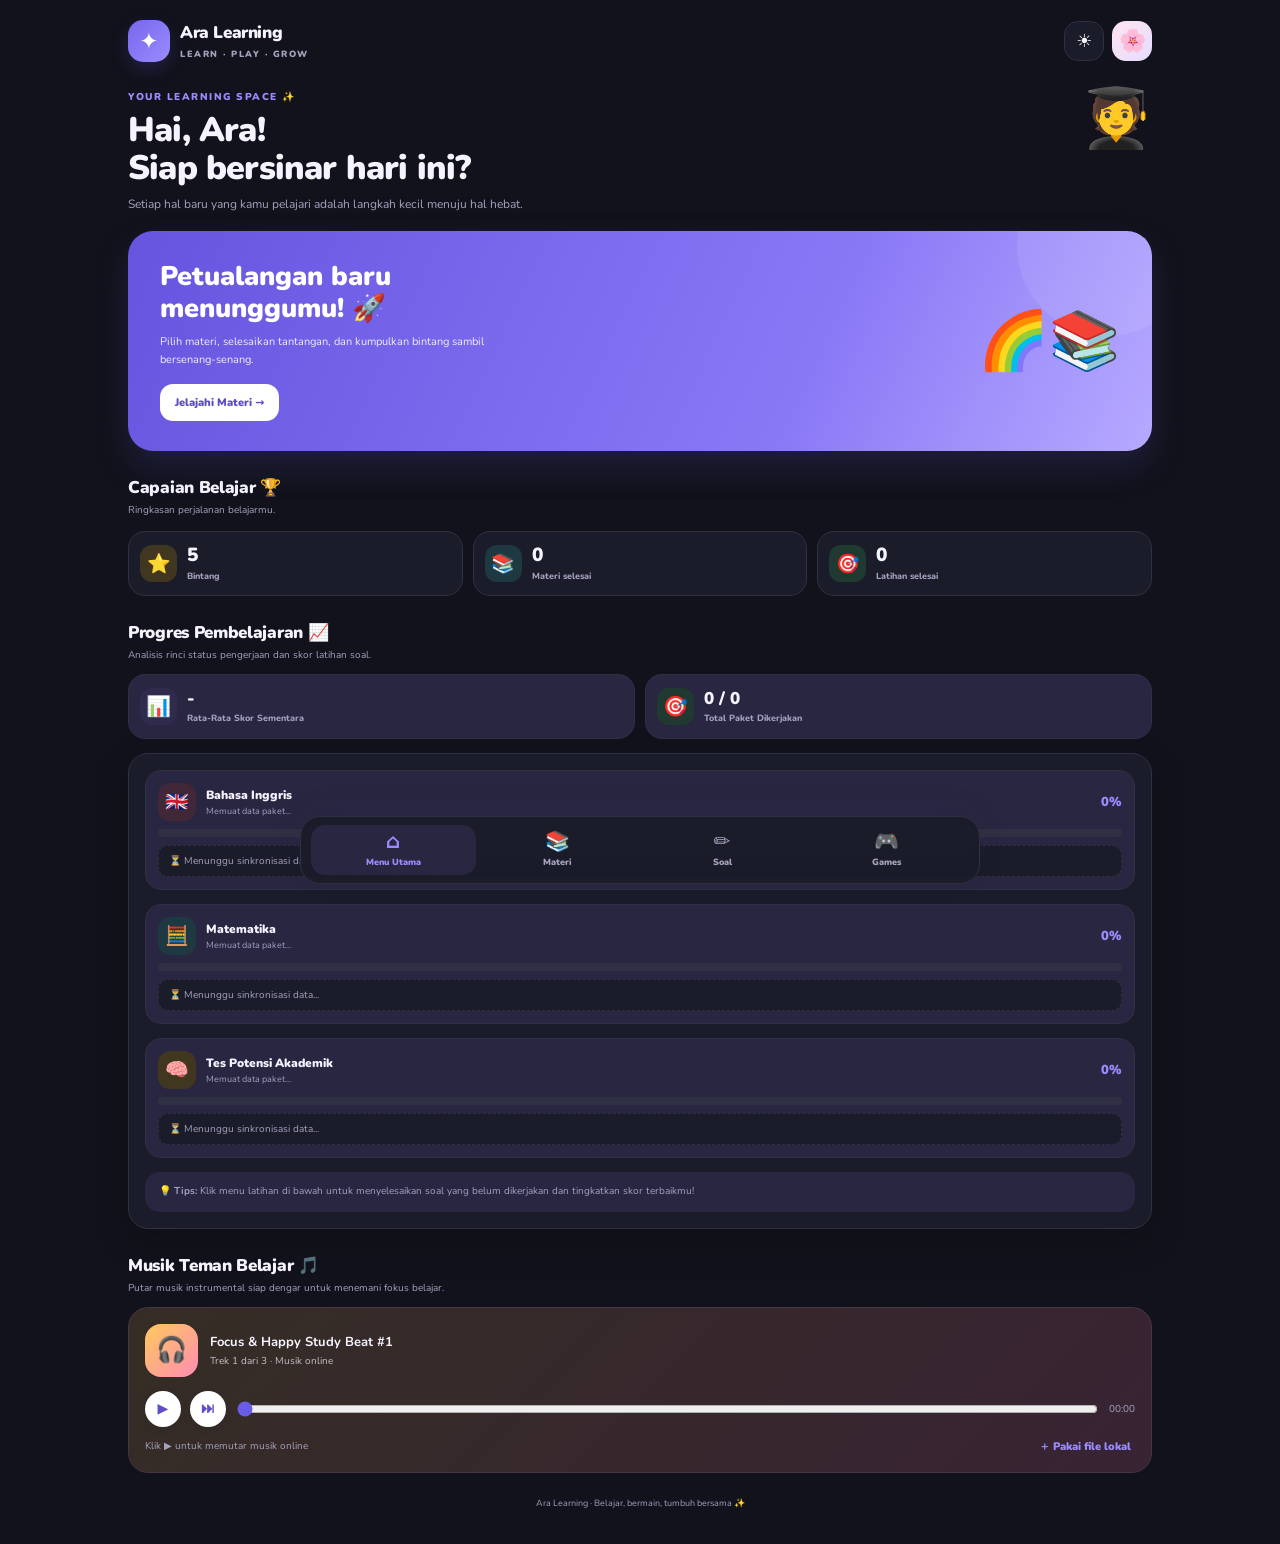
<file: index.html>
<!doctype html>
<html lang="id">
<head>
<meta charset="utf-8">
<meta name="viewport" content="width=device-width, initial-scale=1, viewport-fit=cover">
<meta name="theme-color" content="#11121b">
<title>Ara Learning — Belajar & Bermain</title>
<meta name="description" content="Dashboard belajar anak dengan materi, latihan soal, progres, dan musik.">
<link rel="preconnect" href="https://fonts.googleapis.com">
<link rel="preconnect" href="https://fonts.gstatic.com" crossorigin>
<link href="https://fonts.googleapis.com/css2?family=Nunito:wght@400;600;700;800;900&display=swap" rel="stylesheet">
<style>
:root{
  --bg:#f5f6fc;--surface:#fff;--surface2:#f0efff;--text:#242344;--muted:#82819d;
  --line:#e9e8f5;--primary:#6b5ce7;--primary2:#8b7bff;--pink:#ff8cb4;
  --cyan:#54c8df;--yellow:#ffc95c;--green:#63cba0;--orange:#ffad76;
  --shadow:0 12px 35px rgba(54,44,117,.08);--navbg:rgba(255,255,255,.92);
}
body.dark{
  --bg:#11121b;--surface:#1b1c29;--surface2:#292641;--text:#f5f3ff;--muted:#a4a2bf;
  --line:#303044;--primary:#9a8cff;--primary2:#7667ec;--pink:#ff8cb4;
  --cyan:#6bd8ec;--yellow:#ffd36e;--green:#72d9ae;--orange:#ffb98c;
  --shadow:0 12px 35px rgba(0,0,0,.2);--navbg:rgba(27,28,41,.94);
}
*{box-sizing:border-box}
html{scroll-behavior:smooth}
body{margin:0;background:var(--bg);color:var(--text);font-family:Nunito,system-ui,sans-serif;transition:background .2s,color .2s}
button,input{font:inherit}
button,a{-webkit-tap-highlight-color:transparent}
button{cursor:pointer}
a{color:inherit;text-decoration:none}
.app{width:min(100%,1080px);margin:auto;min-height:100dvh;padding:0 18px 106px}
.topbar{height:72px;display:flex;align-items:center;justify-content:space-between;gap:12px}
.brand{display:flex;align-items:center;gap:10px}
.brand-icon{width:42px;height:42px;border-radius:15px;display:grid;place-items:center;background:linear-gradient(135deg,var(--primary2),var(--primary));color:#fff;font-size:23px;box-shadow:0 7px 18px #6b5ce733}
.brand-title{font-size:17px;font-weight:900;line-height:1.05;letter-spacing:-.4px}
.brand-sub{font-size:9px;color:var(--muted);font-weight:900;letter-spacing:1.5px;margin-top:4px;display:block}
.top-actions{display:flex;gap:8px;align-items:center}
.icon-button{width:40px;height:40px;border:1px solid var(--line);background:var(--surface);color:var(--text);border-radius:14px;display:grid;place-items:center;font-size:18px}
.profile-dot{width:40px;height:40px;border-radius:14px;background:linear-gradient(135deg,#ffe4f0,#e4ddff);display:grid;place-items:center;font-size:22px}
.page{display:none;animation:fade .22s ease}
.page.active{display:block}
@keyframes fade{from{opacity:.5;transform:translateY(4px)}to{opacity:1;transform:none}}
.welcome{display:flex;justify-content:space-between;align-items:flex-start;gap:15px;margin:8px 0 17px}
.kicker{font-size:10px;letter-spacing:1.5px;font-weight:900;color:var(--primary);text-transform:uppercase}
h1{font-size:clamp(24px,5vw,34px);line-height:1.12;letter-spacing:-.8px;margin:7px 0 8px;font-weight:900}
.lead{font-size:12px;line-height:1.6;color:var(--muted);margin:0;max-width:560px}
.mascot{font-size:58px;line-height:1;flex-shrink:0}
.hero{position:relative;overflow:hidden;background:linear-gradient(115deg,#6555df,#8978f6 66%,#b6a9ff);color:#fff;border-radius:25px;padding:23px;box-shadow:0 15px 35px #6b5ce72b}
.hero:after{content:"";position:absolute;width:180px;height:180px;border-radius:50%;background:#ffffff15;right:-45px;top:-75px}
.hero-row{display:flex;align-items:center;justify-content:space-between;gap:14px;position:relative;z-index:1}
.hero h2{font-size:21px;line-height:1.18;margin:0 0 8px;font-weight:900}
.hero p{font-size:11px;line-height:1.65;color:#f0edff;margin:0;max-width:370px}
.hero-emoji{font-size:57px;flex-shrink:0}
.primary-button{border:0;border-radius:13px;background:#fff;color:#5c4bd0;font-weight:900;font-size:11px;padding:11px 15px;margin-top:15px}
.section-head{display:flex;align-items:end;justify-content:space-between;gap:10px;margin:25px 0 12px}
.section-head h2{font-size:17px;letter-spacing:-.3px;margin:0;font-weight:900}
.section-head p{font-size:10px;color:var(--muted);margin:4px 0 0}
.small-link{border:0;background:transparent;color:var(--primary);font-size:11px;font-weight:900;padding:6px}
.stats{display:grid;grid-template-columns:repeat(3,minmax(0,1fr));gap:10px;margin-top:14px}
.stat{padding:13px 11px;border:1px solid var(--line);border-radius:17px;background:var(--surface);display:flex;align-items:center;gap:10px}
.stat-icon{width:37px;height:37px;border-radius:12px;display:grid;place-items:center;font-size:19px;flex-shrink:0}
.pink{background:#fff0f6}.blue{background:#e8f9ff}.yellow{background:#fff6df}.green{background:#e8fbf2}.purple{background:#f0edff}.orange{background:#fff0e5}
body.dark .pink{background:#402838}body.dark .blue{background:#1e3942}body.dark .yellow{background:#413721}body.dark .green{background:#203a32}body.dark .purple{background:#302b4d}body.dark .orange{background:#402e25}
.stat strong{display:block;font-size:19px;font-weight:900;line-height:1.1}
.stat small{display:block;font-size:9px;color:var(--muted);font-weight:800;margin-top:4px}
.card{background:var(--surface);border:1px solid var(--line);border-radius:20px;padding:16px}
.progress-list{display:grid;gap:14px}
.progress-row{display:grid;grid-template-columns:38px minmax(0,1fr);gap:10px;align-items:center}
.subject-icon{width:38px;height:38px;border-radius:12px;display:grid;place-items:center;font-size:19px}
.subject-name{font-size:12px;font-weight:900}
.subject-desc{font-size:9px;color:var(--muted);margin-top:2px}
.subject-card-item{padding:12px;border-radius:16px;background:var(--surface2);border:1px solid var(--line)}
.subject-head{display:flex;align-items:center;justify-content:space-between;margin-bottom:8px}
.subject-info{display:flex;align-items:center;gap:10px}
.bar{height:8px;background:var(--line);border-radius:20px;overflow:hidden;margin-bottom:8px}
.bar span{display:block;height:100%;border-radius:20px;width:0;transition:width .4s ease}
.percent{font-size:13px;font-weight:900;color:var(--primary)}
.detail-box{font-size:10px;color:var(--muted);background:var(--surface);padding:8px 10px;border-radius:10px;border:1px dashed var(--line)}
.music-card{background:linear-gradient(135deg,#fff4d9,#fff0f6);border:1px solid #f5e8e5;border-radius:20px;padding:16px;color:#3b3150}
body.dark .music-card{background:linear-gradient(135deg,#352d25,#382333);border-color:#473444;color:var(--text)}
.music-head{display:flex;gap:12px;align-items:center}
.album{width:53px;height:53px;border-radius:16px;background:linear-gradient(135deg,#ffc95c,#ff8cb4);display:grid;place-items:center;font-size:25px;flex-shrink:0}
.music-head strong{font-size:13px;display:block}
.music-head small{font-size:10px;display:block;opacity:.75;margin-top:3px}
.music-controls{display:flex;align-items:center;gap:9px;margin-top:14px}
.music-controls button{border:0;border-radius:50%;width:36px;height:36px;background:#fff;color:#5e4fc8;font-size:14px;font-weight:900;flex-shrink:0;box-shadow:0 3px 10px rgba(0,0,0,.08)}
.music-controls input{min-width:0;width:100%;accent-color:#6b5ce7}
.music-footer{display:flex;gap:8px;align-items:center;justify-content:space-between;flex-wrap:wrap;margin-top:10px}
.muted{font-size:10px;color:var(--muted)}
.tile-grid{display:grid;grid-template-columns:repeat(2,minmax(0,1fr));gap:11px}
.tile{display:block;text-align:left;border:1px solid var(--line);border-radius:19px;background:var(--surface);padding:15px;transition:transform .16s,box-shadow .16s;color:var(--text)}
.tile:hover{transform:translateY(-2px);box-shadow:var(--shadow)}
.tile-top{display:flex;align-items:center;justify-content:space-between;gap:8px}
.tile-emoji{width:45px;height:45px;border-radius:15px;display:grid;place-items:center;font-size:24px}
.tile-arrow{font-size:17px;color:var(--muted)}
.tile h3{font-size:13px;margin:12px 0 5px;font-weight:900}
.tile p{font-size:10px;line-height:1.5;color:var(--muted);margin:0;min-height:30px}
.tag{display:inline-block;margin-top:10px;padding:5px 8px;border-radius:20px;background:var(--surface2);color:var(--primary);font-size:9px;font-weight:900}
.note{padding:12px 14px;border-radius:15px;background:var(--surface2);color:var(--muted);font-size:10px;line-height:1.55;margin-top:14px}
.bottom-nav{position:fixed;z-index:20;left:50%;bottom:0;transform:translateX(-50%);width:min(100%,680px);display:grid;grid-template-columns:repeat(4,1fr);padding:8px 10px calc(8px + env(safe-area-inset-bottom));background:var(--navbg);backdrop-filter:blur(18px);border:1px solid var(--line);border-bottom:0;border-radius:22px 22px 0 0;box-shadow:0 -8px 30px rgba(45,38,100,.07)}
.nav-item{border:0;background:transparent;color:var(--muted);display:flex;align-items:center;justify-content:center;flex-direction:column;gap:4px;padding:7px 3px;border-radius:14px;font-size:9px;font-weight:900}
.nav-item .nav-emoji{font-size:20px;line-height:1}
.nav-item.active{color:var(--primary);background:var(--surface2)}
.toast{position:fixed;z-index:40;left:50%;bottom:100px;transform:translate(-50%,10px);opacity:0;pointer-events:none;background:var(--text);color:var(--surface);padding:11px 16px;border-radius:13px;font-size:11px;font-weight:800;transition:.2s;max-width:90%;text-align:center}
.toast.show{opacity:1;transform:translate(-50%,0)}
.page-footer{text-align:center;font-size:9px;color:var(--muted);padding:24px 0 0}

/* STYLING HALAMAN MATERI */
.chips{display:flex;gap:8px;overflow-x:auto;padding-bottom:6px;margin-bottom:14px;scrollbar-width:none}
.chips::-webkit-scrollbar{display:none}
.chip{border:1px solid var(--line);background:var(--surface);color:var(--text);padding:9px 16px;border-radius:14px;font-size:11px;font-weight:800;white-space:nowrap;transition:.15s;flex-shrink:0}
.chip.active{background:var(--primary);color:#fff;border-color:var(--primary);box-shadow:0 4px 15px rgba(106,92,231,.3)}
.search-box{position:relative;margin-bottom:16px}
.search-input{width:100%;background:var(--surface);border:1px solid var(--line);padding:12px 16px 12px 42px;border-radius:16px;color:var(--text);font-size:12px;font-weight:700}
.search-input:focus{border-color:var(--primary);box-shadow:var(--shadow);outline:none}
.search-icon{position:absolute;left:14px;top:50%;transform:translateY(-50%);font-size:16px;color:var(--muted)}
.submateri-grid{display:grid;grid-template-columns:repeat(2,minmax(0,1fr));gap:12px}
.submateri-card-item{background:var(--surface);border:1px solid var(--line);border-radius:20px;padding:16px;cursor:pointer;transition:transform .18s ease,box-shadow .18s ease,border-color .18s ease;display:flex;flex-direction:column;justify-content:space-between;text-align:left;color:var(--text)}
.submateri-card-item:hover{transform:translateY(-3px);box-shadow:var(--shadow);border-color:var(--primary)}
.submateri-card-top{display:flex;justify-content:space-between;align-items:flex-start;margin-bottom:10px}
.submateri-badge{background:var(--surface2);color:var(--primary);font-size:8px;font-weight:900;padding:4px 8px;border-radius:8px;text-transform:uppercase}
.submateri-icon-box{width:38px;height:38px;border-radius:12px;background:var(--surface2);display:grid;place-items:center;font-size:18px}
.submateri-card-item h4{font-size:12px;font-weight:900;margin:0 0 6px;line-height:1.4;display:-webkit-box;-webkit-line-clamp:2;-webkit-box-orient:vertical;overflow:hidden}
.submateri-card-footer{display:flex;align-items:center;justify-content:space-between;margin-top:10px;font-size:10px;font-weight:800;color:var(--muted);border-top:1px solid var(--line);padding-top:8px}
.back-button{border:1px solid var(--line);background:var(--surface2);color:var(--text);padding:9px 16px;border-radius:14px;font-size:11px;font-weight:900;display:inline-flex;align-items:center;gap:6px;margin-bottom:16px}
.back-button:hover{background:var(--primary);color:#fff;border-color:var(--primary)}
.content-box{background:var(--surface2);border-radius:16px;padding:16px;font-size:11px;line-height:1.7;margin-top:14px;color:var(--text);border:1px solid var(--line)}

@media(min-width:700px){
  .submateri-grid{grid-template-columns:repeat(3,minmax(0,1fr))}
  .app{padding:0 28px 35px}
  .topbar{height:82px}
  .bottom-nav{bottom:16px;border-radius:20px;border-bottom:1px solid var(--line);padding-bottom:8px}
  .hero{padding:30px 32px}
  .hero h2{font-size:27px}
  .tile-grid{grid-template-columns:repeat(2,minmax(0,1fr))}
}
@media(max-width:390px){
  .submateri-grid{grid-template-columns:1fr}
}
</style>
</head>
<body class="dark">
<div class="app">
  <header class="topbar">
    <a class="brand" href="#" aria-label="Ara Learning, beranda" data-switch="utama">
      <span class="brand-icon">✦</span>
      <span><span class="brand-title">Ara Learning</span><span class="brand-sub">LEARN · PLAY · GROW</span></span>
    </a>
    <div class="top-actions">
      <button class="icon-button" id="themeToggle" type="button" title="Mode terang/gelap">☀️</button>
      <div class="profile-dot" aria-label="Profil anak">🌸</div>
    </div>
  </header>

  <!-- MENU 1: UTAMA -->
  <section class="page active" id="page-utama" data-page="utama">
    <div class="welcome">
      <div><div class="kicker">YOUR LEARNING SPACE ✨</div><h1>Hai, Ara!<br>Siap bersinar hari ini?</h1><p class="lead">Setiap hal baru yang kamu pelajari adalah langkah kecil menuju hal hebat.</p></div>
      <div class="mascot" aria-hidden="true">🧑‍🎓</div>
    </div>
    <div class="hero">
      <div class="hero-row">
        <div><h2>Petualangan baru<br>menunggumu! 🚀</h2><p>Pilih materi, selesaikan tantangan, dan kumpulkan bintang sambil bersenang-senang.</p><button class="primary-button" type="button" data-switch="materi">Jelajahi Materi →</button></div>
        <div class="hero-emoji" aria-hidden="true">🌈📚</div>
      </div>
    </div>

    <div class="section-head"><div><h2>Capaian Belajar 🏆</h2><p>Ringkasan perjalanan belajarmu.</p></div></div>
    <div class="stats">
      <div class="stat"><div class="stat-icon yellow">⭐</div><div><strong id="stars">5</strong><small>Bintang</small></div></div>
      <div class="stat"><div class="stat-icon blue">📚</div><div><strong id="lessonsDone">0</strong><small>Materi selesai</small></div></div>
      <div class="stat"><div class="stat-icon green">🎯</div><div><strong id="quizzesDone">0</strong><small>Latihan selesai</small></div></div>
    </div>

    <div class="section-head"><div><h2>Progres Pembelajaran 📈</h2><p>Analisis rinci status pengerjaan dan skor latihan soal.</p></div></div>
    <div style="display:grid;grid-template-columns:repeat(2,minmax(0,1fr));gap:10px;margin-bottom:14px">
      <div class="stat" style="background:var(--surface2)">
        <div class="stat-icon purple" style="font-size:20px">📊</div>
        <div><strong id="avgScoreDisplay" style="font-size:17px">-</strong><small>Rata-Rata Skor Sementara</small></div>
      </div>
      <div class="stat" style="background:var(--surface2)">
        <div class="stat-icon green" style="font-size:20px">🎯</div>
        <div><strong id="totalProgressDisplay" style="font-size:17px">0 / 0</strong><small>Total Paket Dikerjakan</small></div>
      </div>
    </div>

    <div class="card" style="box-shadow:var(--shadow)">
      <div class="progress-list">
        <div class="subject-card-item">
          <div class="subject-head">
            <div class="subject-info">
              <div class="subject-icon pink">🇬🇧</div>
              <div><div class="subject-name">Bahasa Inggris</div><div class="subject-desc" id="meta-english">Memuat data paket...</div></div>
            </div>
            <span class="percent" id="pct-english">0%</span>
          </div>
          <div class="bar"><span id="bar-english" style="background:var(--pink)"></span></div>
          <div class="detail-box" id="detail-english">⏳ Menunggu sinkronisasi data...</div>
        </div>

        <div class="subject-card-item">
          <div class="subject-head">
            <div class="subject-info">
              <div class="subject-icon blue">🧮</div>
              <div><div class="subject-name">Matematika</div><div class="subject-desc" id="meta-math">Memuat data paket...</div></div>
            </div>
            <span class="percent" id="pct-math">0%</span>
          </div>
          <div class="bar"><span id="bar-math" style="background:var(--cyan)"></span></div>
          <div class="detail-box" id="detail-math">⏳ Menunggu sinkronisasi data...</div>
        </div>

        <div class="subject-card-item">
          <div class="subject-head">
            <div class="subject-info">
              <div class="subject-icon yellow">🧠</div>
              <div><div class="subject-name">Tes Potensi Akademik</div><div class="subject-desc" id="meta-tpa">Memuat data paket...</div></div>
            </div>
            <span class="percent" id="pct-tpa">0%</span>
          </div>
          <div class="bar"><span id="bar-tpa" style="background:var(--yellow)"></span></div>
          <div class="detail-box" id="detail-tpa">⏳ Menunggu sinkronisasi data...</div>
        </div>
      </div>
      <div class="note">💡 <b>Tips:</b> Klik menu latihan di bawah untuk menyelesaikan soal yang belum dikerjakan dan tingkatkan skor terbaikmu!</div>
    </div>

    <div class="section-head"><div><h2>Musik Teman Belajar 🎵</h2><p>Putar musik instrumental siap dengar untuk menemani fokus belajar.</p></div></div>
    <div class="music-card">
      <div class="music-head">
        <div class="album">🎧</div>
        <div><strong id="musicTitle">Focus & Happy Study Beat #1</strong><small id="musicSub">Musik latar online · Siap diputar</small></div>
      </div>
      <audio id="studyAudio" preload="metadata" crossorigin="anonymous"></audio>
      <div class="music-controls">
        <button id="playMusic" type="button" aria-label="Putar atau jeda musik">▶</button>
        <button id="nextMusic" type="button" title="Ganti lagu berikutnya" aria-label="Lagu berikutnya">⏭</button>
        <input id="musicSeek" type="range" min="0" max="100" value="0" aria-label="Posisi musik">
        <span class="muted" id="musicTime">00:00</span>
      </div>
      <div class="music-footer">
        <span class="muted" id="musicStatus">Klik ▶ untuk memutar musik online</span>
        <button class="small-link" id="chooseMusic" type="button" style="padding:2px 4px">＋ Pakai file lokal</button>
        <input type="file" id="musicFile" accept="audio/*" hidden>
      </div>
    </div>
  </section>

  <!-- MENU 2: MATERI -->
  <section class="page" id="page-materi" data-page="materi">
    <div class="welcome">
      <div><div class="kicker">LEARN SOMETHING NEW 📚</div><h1>Ruang Materi</h1><p class="lead">Pilih kategori mapel atau cari topik yang ingin kamu pelajari hari ini.</p></div>
      <div class="mascot">📖</div>
    </div>

    <div class="chips" id="sheetChips">
      <button class="chip active" type="button">Memuat kategori...</button>
    </div>

    <div class="search-box">
      <span class="search-icon">🔍</span>
      <input type="text" id="materiSearchInput" class="search-input" placeholder="Cari judul sub-materi di sini...">
    </div>

    <div id="listView">
      <div class="section-head"><div id="listCategoryTitle"><h2>Daftar Sub-Materi</h2></div></div>
      <div id="submateriListContainer" class="submateri-grid">
        <div class="note" style="grid-column:span 2">⏳ Sedang memuat daftar materi...</div>
      </div>
    </div>

    <div id="detailView" style="display:none">
      <button class="back-button" type="button" id="backToListBtn">← Kembali ke Daftar Materi</button>
      <div class="card" id="detailCardContainer" style="padding:24px"></div>
    </div>
  </section>

  <!-- MENU 3: SOAL -->
  <section class="page" id="page-soal" data-page="soal">
    <div class="welcome"><div><div class="kicker">READY, SET, THINK! ✏️</div><h1>Zona Latihan Soal</h1><p class="lead">Pilih tantangan, baca dengan teliti, dan lakukan yang terbaik.</p></div><div class="mascot">🧩</div></div>
    <div class="hero"><div class="hero-row"><div><h2>Berani mencoba? 💪</h2><p>Setiap latihan adalah kesempatan untuk mengetahui hal baru dan meningkatkan kemampuanmu.</p></div><div class="hero-emoji">🚀</div></div></div>
    <div class="section-head"><div><h2>Pilih Latihan</h2><p>Pilih paket soal yang tersedia di bawah ini.</p></div></div>
    <div class="tile-grid">
      <a class="tile" href="https://bandahele.github.io/ara-learning/english.html"><div class="tile-top"><div class="tile-emoji pink">🇬🇧</div><span class="tile-arrow">↗</span></div><h3>Soal Bahasa Inggris</h3><p>Vocabulary, reading, dan pemahaman kalimat.</p><span class="tag">Mulai latihan →</span></a>
      <a class="tile" href="https://bandahele.github.io/ara-learning/math.html"><div class="tile-top"><div class="tile-emoji blue">🔢</div><span class="tile-arrow">↗</span></div><h3>Soal Matematika</h3><p>Berhitung dan memecahkan tantangan angka.</p><span class="tag">Mulai latihan →</span></a>
      <a class="tile" href="https://bandahele.github.io/ara-learning/tpa.html"><div class="tile-top"><div class="tile-emoji yellow">🧠</div><span class="tile-arrow">↗</span></div><h3>Soal TPA</h3><p>Penalaran, pola, dan kemampuan berpikir.</p><span class="tag">Mulai latihan →</span></a>
      <a class="tile" id="linkTkaSimulasi" href="#"><div class="tile-top"><div class="tile-emoji green">📝</div><span class="tile-arrow">↗</span></div><h3>Soal TKA - Simulasi</h3><p>Simulasi Tes Kemampuan Akademik terpadu.</p><span class="tag">Mulai simulasi →</span></a>
    </div>
    <div class="section-head"><div><h2>Tips Sebelum Mulai 🌟</h2></div></div>
    <div class="card"><div class="progress-list">
      <div class="progress-row"><div class="subject-icon purple">👀</div><div><div class="subject-name">Baca instruksi</div><div class="subject-desc">Pastikan memahami pertanyaan sebelum menjawab.</div></div></div>
      <div class="progress-row"><div class="subject-icon green">🧘</div><div><div class="subject-name">Kerjakan dengan tenang</div><div class="subject-desc">Tidak perlu terburu-buru. Fokus satu soal pada satu waktu.</div></div></div>
      <div class="progress-row"><div class="subject-icon yellow">🎉</div><div><div class="subject-name">Rayakan usahamu</div><div class="subject-desc">Setiap usaha membantu kamu berkembang.</div></div></div>
    </div></div>
  </section>

  <div class="page-footer">Ara Learning · Belajar, bermain, tumbuh bersama ✨</div>
</div>

<nav class="bottom-nav" aria-label="Menu utama aplikasi">
  <button class="nav-item active" type="button" data-switch="utama"><span class="nav-emoji">⌂</span><span>Menu Utama</span></button>
  <button class="nav-item" type="button" data-switch="materi"><span class="nav-emoji">📚</span><span>Materi</span></button>
  <button class="nav-item" type="button" data-switch="soal"><span class="nav-emoji">✏️</span><span>Soal</span></button>
  <button class="nav-item" type="button" onclick="location.href='games.html'"><span class="nav-emoji">🎮</span><span>Games</span></button>
</nav>

<div class="toast" id="toast" role="status" aria-live="polite"></div>

<script>
/* =========================================================
   KONFIGURASI TAUTAN MANUAL (PASTE LINK TKA-SIMULASI DI SINI)
   ========================================================= */
const TKA_SIMULASI_URL = "https://bandahele.github.io/ara-learning/SIMULASI_TKA/index.html"; // <-- Paste URL Soal TKA-Simulasi Anda di dalam tanda kutip ini

const $ = (s, root=document) => root.querySelector(s);
const $$ = (s, root=document) => [...root.querySelectorAll(s)];

function showToast(text){
  const t = $("#toast");
  t.textContent = text;
  t.classList.add("show");
  clearTimeout(showToast.timer);
  showToast.timer = setTimeout(() => t.classList.remove("show"), 2500);
}

// Pengaturan link TKA - Simulasi
const tkaLinkEl = $("#linkTkaSimulasi");
if (TKA_SIMULASI_URL && TKA_SIMULASI_URL.trim()) {
  tkaLinkEl.href = TKA_SIMULASI_URL.trim();
} else {
  tkaLinkEl.addEventListener("click", (e) => {
    e.preventDefault();
    showToast("Tautan Soal TKA - Simulasi belum dipasang di kode.");
  });
}

// Navigasi Halaman
function switchPage(name){
  $$(".page").forEach(p => p.classList.toggle("active", p.dataset.page === name));
  $$(".nav-item").forEach(b => b.classList.toggle("active", b.dataset.switch === name));
  window.scrollTo({top:0, behavior:"smooth"});
}
$$("[data-switch]").forEach(el => el.addEventListener("click", (e) => {
  if(el.tagName === "A") e.preventDefault();
  switchPage(el.dataset.switch);
}));

/* =========================================================
   PENGHUBUNG API & RENDER ANALISIS RINCI LATIHAN SOAL
   ========================================================= */
const QUIZ_ENDPOINTS = {
  english: {
    name: "Bahasa Inggris",
    url: "https://script.google.com/macros/s/AKfycbzjP56ObVxo62m-7LleAnHoTKSX5q4BY49a3SIMjTh6CsiGIw8NflbygrOiQ04s-zoC/exec?action=list"
  },
  math: {
    name: "Matematika",
    url: "https://script.google.com/macros/s/AKfycbyVx1uzpBdM982o9NugeSs6Q-dJRYDVSuzB0iti5RyPnpH7T1YM74T5NeYnRcGFLsuqrQ/exec?action=list"
  },
  tpa: {
    name: "Tes Potensi Akademik",
    url: "https://script.google.com/macros/s/AKfycbxav08HVgJ-qHT57kh2dYqV9GWsJspddX3QP3ChD2ApnaNnySLhmvI0Kyjqqgwx4MUCsw/exec?action=list"
  }
};

async function loadDetailedQuizAnalytics() {
  let grandTotalPackages = 0;
  let grandTotalCompleted = 0;
  let allScoresList = [];

  for (const [subjectKey, config] of Object.entries(QUIZ_ENDPOINTS)) {
    const barEl = $(`#bar-${subjectKey}`);
    const pctEl = $(`#pct-${subjectKey}`);
    const metaEl = $(`#meta-${subjectKey}`);
    const detailEl = $(`#detail-${subjectKey}`);

    try {
      const response = await fetch(config.url);
      const resJson = await response.json();

      if (resJson.status === "success" && Array.isArray(resJson.data)) {
        const packages = resJson.data;
        const totalPkg = packages.length;
        grandTotalPackages += totalPkg;

        const completedPackages = packages.filter(p => p.highScore !== null);
        const uncompletedPackages = packages.filter(p => p.highScore === null);
        grandTotalCompleted += completedPackages.length;

        completedPackages.forEach(p => allScoresList.push(p.highScore));

        const subjectPercent = totalPkg > 0 ? Math.round((completedPackages.length / totalPkg) * 100) : 0;
        metaEl.textContent = `${completedPackages.length} dari ${totalPkg} paket selesai`;
        pctEl.textContent = `${subjectPercent}%`;
        barEl.style.width = `${subjectPercent}%`;

        if (totalPkg === 0) {
          detailEl.innerHTML = `<span>⚠️ Belum ada paket soal.</span>`;
        } else if (uncompletedPackages.length === 0) {
          detailEl.innerHTML = `<span style="color:var(--green);font-weight:800">🎉 Sempurna! Semua paket selesai.</span>`;
        } else {
          const uncompletedNames = uncompletedPackages.map(p => `<b style="color:var(--text)">${p.title}</b>`).join(", ");
          detailEl.innerHTML = `<span><b>Belum dikerjakan:</b> ${uncompletedNames}</span>`;
        }
      }
    } catch (err) {
      console.warn(`Gagal memuat analisis untuk ${subjectKey}:`, err);
    }
  }

  const averageScore = allScoresList.length > 0
    ? Math.round(allScoresList.reduce((a, b) => a + b, 0) / allScoresList.length)
    : "-";

  $("#avgScoreDisplay").textContent = averageScore;
  $("#totalProgressDisplay").textContent = `${grandTotalCompleted} / ${grandTotalPackages}`;
  $("#quizzesDone").textContent = grandTotalCompleted;
  $("#lessonsDone").textContent = grandTotalCompleted;
  if (grandTotalCompleted > 0) {
    $("#stars").textContent = String(5 + (grandTotalCompleted * 2));
  }
}

/* =========================================================
   PENGHUBUNG API MATERI
   ========================================================= */
const MATERI_API_URL = "https://script.google.com/macros/s/AKfycbwpxM7UaihG-S0Xf4QHq7QYv618hcJ5E0S1t9WLMXI4Xz6z1hCSNwGZTQZkEF3aSdQ/exec";
let currentMateriList = [];

async function loadMateriCategories() {
  const chipsContainer = $("#sheetChips");
  try {
    const res = await fetch(`${MATERI_API_URL}?action=list`);
    const json = await res.json();

    if (json.status === "success" && Array.isArray(json.data) && json.data.length > 0) {
      chipsContainer.innerHTML = "";
      json.data.forEach((cat, index) => {
        const btn = document.createElement("button");
        btn.className = `chip ${index === 0 ? 'active' : ''}`;
        btn.textContent = cat.title;
        btn.type = "button";
        btn.addEventListener("click", () => {
          $$(".chip", chipsContainer).forEach(c => c.classList.remove("active"));
          btn.classList.add("active");
          $("#materiSearchInput").value = "";
          showListView();
          fetchAndShowSubmateriList(cat.sheetId, cat.title);
        });
        chipsContainer.appendChild(btn);
      });
      fetchAndShowSubmateriList(json.data[0].sheetId, json.data[0].title);
    } else {
      chipsContainer.innerHTML = `<span style="font-size:11px;color:var(--muted)">Tidak ada kategori materi.</span>`;
    }
  } catch (err) {
    chipsContainer.innerHTML = `<span style="font-size:11px;color:var(--pink)">Gagal memuat kategori.</span>`;
  }
}

async function fetchAndShowSubmateriList(sheetName, categoryTitle) {
  const container = $("#submateriListContainer");
  $("#listCategoryTitle").innerHTML = `<h2>Daftar Materi: ${categoryTitle}</h2>`;
  container.innerHTML = `<div class="note" style="grid-column:span 2">⏳ Sedang memuat sub-materi...</div>`;

  try {
    const res = await fetch(`${MATERI_API_URL}?action=content&sheet=${encodeURIComponent(sheetName)}`);
    const json = await res.json();
    if (json.status === "success" && Array.isArray(json.data)) {
      currentMateriList = json.data;
      renderMateriCards(currentMateriList);
    } else {
      container.innerHTML = `<div class="note" style="grid-column:span 2">Belum ada rincian materi di kategori ini.</div>`;
    }
  } catch (err) {
    container.innerHTML = `<div class="note" style="color:var(--pink);grid-column:span 2">⚠️ Gagal memuat daftar sub-materi.</div>`;
  }
}

function renderMateriCards(items) {
  const container = $("#submateriListContainer");
  if (items.length === 0) {
    container.innerHTML = `<div class="note" style="grid-column:span 2">Tidak ada sub-materi yang ditemukan.</div>`;
    return;
  }

  container.innerHTML = "";
  items.forEach((item, index) => {
    const card = document.createElement("button");
    card.className = "submateri-card-item";
    card.type = "button";
    card.innerHTML = `
      <div>
        <div class="submateri-card-top">
          <div class="submateri-icon-box">📖</div>
          <span class="submateri-badge">${item.tingkat || 'Umum'}</span>
        </div>
        <h4>${index + 1}. ${item.sub_materi}</h4>
      </div>
      <div class="submateri-card-footer">
        <span>Baca Materi</span>
        <span style="font-size:14px;color:var(--primary)">→</span>
      </div>`;
    card.addEventListener("click", () => showDetailView(item));
    container.appendChild(card);
  });
}

$("#materiSearchInput").addEventListener("input", (e) => {
  const keyword = e.target.value.toLowerCase().trim();
  const filtered = currentMateriList.filter(item =>
    item.sub_materi.toLowerCase().includes(keyword) ||
    (item.penjelasan && item.penjelasan.toLowerCase().includes(keyword))
  );
  renderMateriCards(filtered);
});

function showListView() {
  $("#listView").style.display = "block";
  $("#detailView").style.display = "none";
}

function showDetailView(item) {
  $("#listView").style.display = "none";
  $("#detailView").style.display = "block";
  $("#detailCardContainer").innerHTML = `
    <div style="display:flex;justify-content:space-between;align-items:flex-start;margin-bottom:14px;border-bottom:1px solid var(--line);padding-bottom:12px">
      <h2 style="font-size:19px;margin:0;font-weight:900;color:var(--primary)">${item.sub_materi}</h2>
      <span style="background:var(--surface2);color:var(--primary);font-size:10px;padding:5px 12px;border-radius:10px;font-weight:800">${item.tingkat || 'Umum'}</span>
    </div>
    <div style="font-size:12px;line-height:1.8;color:var(--text);margin-top:12px;white-space:pre-line">${item.penjelasan || 'Tidak ada penjelasan.'}</div>
    ${item.contoh_soal ? `<div class="content-box"><strong style="display:block;margin-bottom:6px;color:var(--primary);font-size:12px">💡 Contoh Soal:</strong><div style="white-space:pre-line">${item.contoh_soal}</div></div>` : ''}
    ${item.pembahasan_contoh ? `<div class="content-box" style="background:var(--surface);border:1px dashed var(--line)"><strong style="display:block;margin-bottom:6px;color:var(--green);font-size:12px">✅ Pembahasan:</strong><div style="white-space:pre-line">${item.pembahasan_contoh}</div></div>` : ''}
  `;
  window.scrollTo({top:0, behavior:'smooth'});
}

$("#backToListBtn").addEventListener("click", showListView);

/* =========================================================
   TEMA TERANG / GELAP
   ========================================================= */
const themeToggle = $("#themeToggle");
function setTheme(dark){
  document.body.classList.toggle("dark", dark);
  themeToggle.textContent = dark ? "☀️" : "🌙";
  document.querySelector('meta[name="theme-color"]').content = dark ? "#11121b" : "#6657e8";
  try{ localStorage.setItem("ara-learning-theme", dark ? "dark" : "light"); }catch(e){}
}
let savedTheme = "dark";
try{ savedTheme = localStorage.getItem("ara-learning-theme") || "dark"; }catch(e){}
setTheme(savedTheme === "dark");
themeToggle.addEventListener("click", () => setTheme(!document.body.classList.contains("dark")));

/* =========================================================
   PEMUTAR MUSIK ONLINE SIAP PAKAI (+ CADANGAN FILE LOKAL)
   ========================================================= */
const PLAYLIST = [
  { title: "Focus & Happy Study Beat #1", url: "https://www.soundhelix.com/examples/mp3/SoundHelix-Song-1.mp3" },
  { title: "Calm Melody for Thinking #2", url: "https://www.soundhelix.com/examples/mp3/SoundHelix-Song-2.mp3" },
  { title: "Cheerful Brain Boost #3", url: "https://www.soundhelix.com/examples/mp3/SoundHelix-Song-8.mp3" }
];
let trackIndex = 0;
let isLocalFile = false;

const audio = $("#studyAudio"), fileInput = $("#musicFile"), playBtn = $("#playMusic");

function loadTrack(idx, autoPlay = false) {
  isLocalFile = false;
  trackIndex = (idx + PLAYLIST.length) % PLAYLIST.length;
  audio.src = PLAYLIST[trackIndex].url;
  $("#musicTitle").textContent = PLAYLIST[trackIndex].title;
  $("#musicSub").textContent = `Trek ${trackIndex + 1} dari ${PLAYLIST.length} · Musik online`;
  $("#musicTime").textContent = "00:00";
  $("#musicSeek").value = 0;
  if (autoPlay) {
    audio.play().then(() => {
      playBtn.textContent = "Ⅱ";
      $("#musicStatus").textContent = "Sedang memutar musik...";
    }).catch(() => {
      playBtn.textContent = "▶";
      $("#musicStatus").textContent = "Klik ▶ untuk memulai audio";
    });
  }
}

loadTrack(0, false);

playBtn.addEventListener("click", async () => {
  if (audio.paused) {
    try {
      $("#musicStatus").textContent = "Memuat audio...";
      await audio.play();
      playBtn.textContent = "Ⅱ";
      $("#musicStatus").textContent = "Sedang memutar musik...";
    } catch (e) {
      showToast("Gagal memutar audio. Periksa koneksi internet atau pilih file lokal.");
      $("#musicStatus").textContent = "Gagal memuat aliran audio";
    }
  } else {
    audio.pause();
    playBtn.textContent = "▶";
    $("#musicStatus").textContent = "Musik dijeda";
  }
});

$("#nextMusic").addEventListener("click", () => {
  loadTrack(trackIndex + 1, !audio.paused);
});

audio.addEventListener("ended", () => {
  if (!isLocalFile) loadTrack(trackIndex + 1, true);
  else playBtn.textContent = "▶";
});

audio.addEventListener("timeupdate", () => {
  if (audio.duration) {
    $("#musicSeek").value = (audio.currentTime / audio.duration) * 100;
    $("#musicTime").textContent = formatTime(audio.currentTime);
  }
});

$("#musicSeek").addEventListener("input", () => {
  if (audio.duration) audio.currentTime = (Number($("#musicSeek").value) / 100) * audio.duration;
});

$("#chooseMusic").addEventListener("click", () => fileInput.click());
fileInput.addEventListener("change", () => {
  const f = fileInput.files && fileInput.files[0];
  if (!f) return;
  if (audio.dataset.objectUrl) URL.revokeObjectURL(audio.dataset.objectUrl);
  const url = URL.createObjectURL(f);
  audio.src = url;
  audio.dataset.objectUrl = url;
  isLocalFile = true;
  $("#musicTitle").textContent = f.name;
  $("#musicSub").textContent = "File audio lokal dari perangkat";
  $("#musicStatus").textContent = "Siap diputar";
  playBtn.textContent = "▶";
});

function formatTime(s) {
  if (!Number.isFinite(s)) return "00:00";
  return String(Math.floor(s / 60)).padStart(2, "0") + ":" + String(Math.floor(s % 60)).padStart(2, "0");
}

// Inisialisasi Data Saat Halaman Dimuat
document.addEventListener("DOMContentLoaded", () => {
  loadDetailedQuizAnalytics();
  loadMateriCategories();
});
</script>
</body>
</html>
</file>
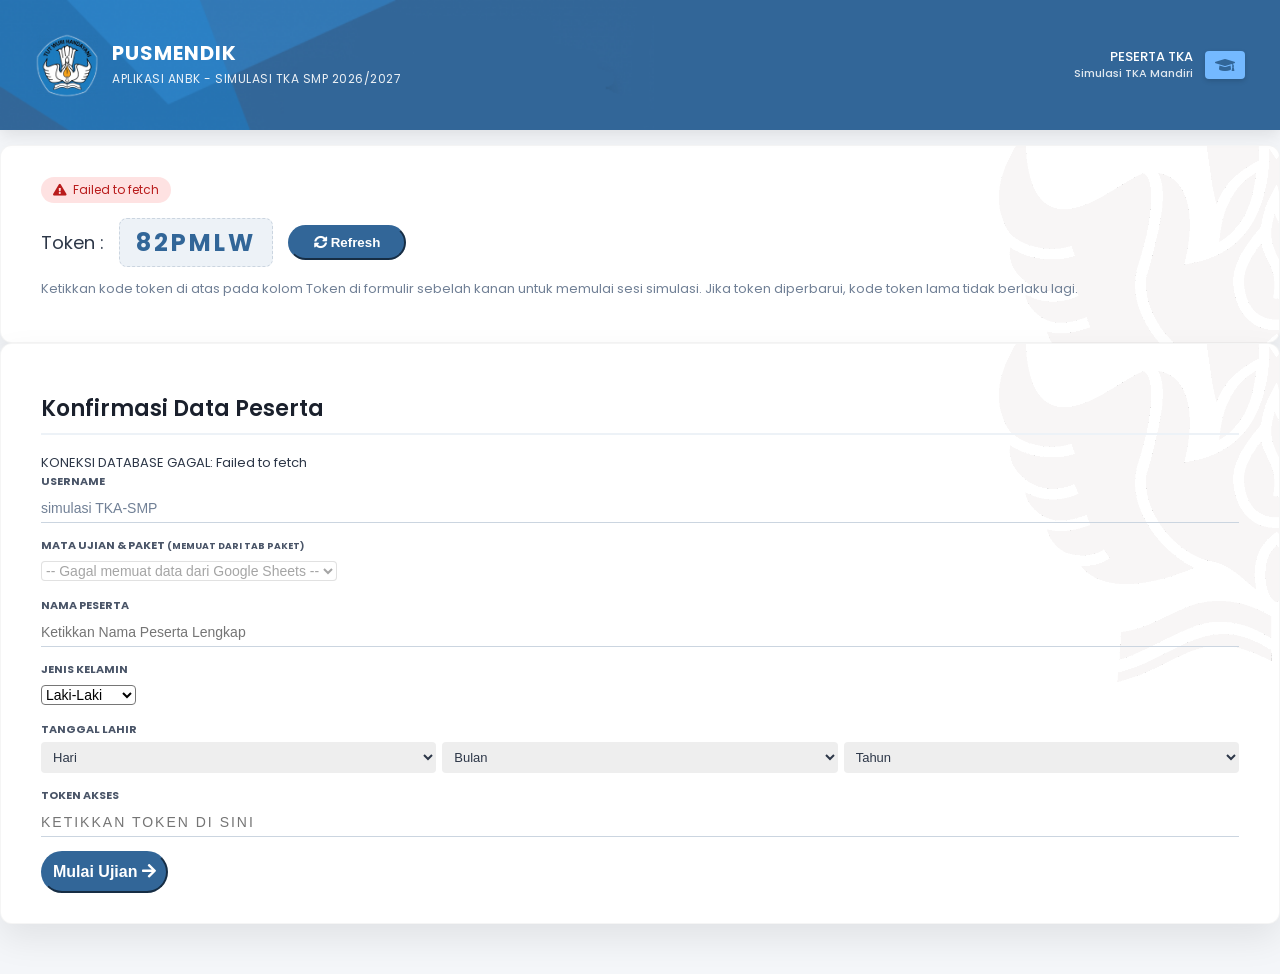
<file: SIMULASI_TKA/index.html>
<!DOCTYPE html>
<html lang="id">
<head>
  <meta charset="UTF-8">
  <meta name="viewport" content="width=device-width, initial-scale=1.0, maximum-scale=1.0, user-scalable=no">
  <title>Simulasi TKA | Pusmendik Kemendikdasmen</title>
  <meta name="description" content="Aplikasi Simulasi Tes Kemampuan Akademik (TKA) - Pusmendik Kemendikdasmen">
  <link rel="icon" href="assets/logo/logo-kemdikbud-71x72.png" type="image/png">

  <!-- Font Poppins & Font Awesome -->
  <link href="https://fonts.googleapis.com/css2?family=Poppins:wght@300;400;500;600;700&display=swap" rel="stylesheet">
  <link rel="stylesheet" href="https://use.fontawesome.com/releases/v5.7.0/css/all.css" crossorigin="anonymous">
  <!-- Bootstrap 4 Grid / Utilities -->
  <link rel="stylesheet" href="https://pusmendik.kemendikdasmen.go.id/tka/assets/vendor/bootstrap/css/bootstrap.min.css">
  <!-- Custom TKA Pusmendik Style -->
  <link rel="stylesheet" href="css/style.css">
</head>
<body>

  <!-- ========================================================================
       HEADER UTAMA (PERSIS PUSMENDIK ANBK)
       ======================================================================== -->
  <header class="tka-header">
    <div class="tka-header-inner">
      <div class="header-left">
        <img src="assets/logo/logo-kemdikbud-71x72.png" alt="Logo Kemdikbud">
        <div class="header-title-box">
          <b>PUSMENDIK</b>
          <small>APLIKASI ANBK - SIMULASI TKA SMP 2026/2027</small>
        </div>
      </div>
      <div class="header-right">
        <div class="user-display-name">
          <span id="header-user-name">PESERTA TKA</span>
          <div class="user-display-sub text-white-50">Simulasi TKA Mandiri</div>
        </div>
        <div class="grad-icon">
          <i class="fa fa-graduation-cap fa-flip-horizontal"></i>
        </div>
      </div>
    </div>
  </header>

  <!-- ========================================================================
       SCREEN 1: KONFIRMASI DATA PESERTA (HALAMAN AWAL)
       ======================================================================== -->
  <main id="screen-confirmation" class="screen-view active">
    <div class="container-fluid px-3 px-md-5">
      <div class="row justify-content-center">
        <!-- Kolom Kiri: Kartu Token -->
        <div class="col-lg-5 col-md-6 mb-4">
          <div class="tka-card card-with-watermark h-100">
            <div class="d-flex justify-content-between align-items-center mb-2">
              <span id="connection-status-badge" class="connection-badge">
                <i class="fa fa-spinner fa-spin mr-1"></i> Menghubungi Google Sheets...
              </span>
            </div>

            <div class="token-box mt-2">
              <span class="text-secondary font-weight-bold">Token :</span>
              <span id="token-display" class="token-code">------</span>
              <button id="btn-refresh-token" type="button" class="btn btn-tka-primary btn-sm btn-pill" title="Perbarui token latihan">
                <i class="fa fa-sync-alt mr-1"></i> Refresh
              </button>
            </div>
            <p class="token-instruction">
              Ketikkan kode token di atas pada kolom Token di formulir sebelah kanan untuk memulai sesi simulasi. Jika token diperbarui, kode token lama tidak berlaku lagi.
            </p>
          </div>
        </div>

        <!-- Kolom Kanan: Formulir Konfirmasi Peserta -->
        <div class="col-lg-7 col-md-6">
          <div class="tka-card card-with-watermark">
            <h2 class="form-title">Konfirmasi Data Peserta</h2>

            <div id="form-error-msg" class="alert alert-danger" style="display:none; font-size: 13px; white-space: pre-line;"></div>

            <form id="form-konfirmasi" autocomplete="off">
              <!-- Username -->
              <div class="form-group-custom">
                <label>Username</label>
                <input type="text" class="tka-input" value="simulasi TKA-SMP" readonly>
              </div>

              <!-- Mata Ujian & Paket (Dinamis dari Tab PAKET Google Sheets) -->
              <div class="form-group-custom">
                <label for="select-mata-ujian" class="text-primary font-weight-bold">
                  Mata Ujian & Paket <small class="text-muted font-weight-normal">(Memuat dari tab PAKET)</small>
                </label>
                <select id="select-mata-ujian" class="form-control" style="border-radius: 4px; font-size: 14px; background: #fff;" required>
                  <option value="">-- Menghubungkan ke Google Sheets... --</option>
                </select>
              </div>

              <!-- Nama Peserta -->
              <div class="form-group-custom">
                <label for="input-nama-peserta">Nama Peserta</label>
                <input id="input-nama-peserta" type="text" class="tka-input" placeholder="Ketikkan Nama Peserta Lengkap" required>
              </div>

              <!-- Jenis Kelamin -->
              <div class="form-group-custom">
                <label for="select-jenis-kelamin">Jenis Kelamin</label>
                <select id="select-jenis-kelamin" class="form-control" style="border-radius: 4px; font-size: 14px; background: #fff;" required>
                  <option value="L">Laki-Laki</option>
                  <option value="P">Perempuan</option>
                </select>
              </div>

              <!-- Tanggal Lahir (Hari, Bulan, Tahun) -->
              <div class="form-group-custom">
                <label>Tanggal Lahir</label>
                <div class="dob-wrapper">
                  <select id="dob-day" class="dob-select" required>
                    <option value="">Hari</option>
                  </select>
                  <select id="dob-month" class="dob-select" required>
                    <option value="">Bulan</option>
                  </select>
                  <select id="dob-year" class="dob-select" required>
                    <option value="">Tahun</option>
                  </select>
                </div>
              </div>

              <!-- Token Input -->
              <div class="form-group-custom mt-3">
                <label for="input-token" class="text-primary font-weight-bold">Token Akses</label>
                <input id="input-token" type="text" class="tka-input font-weight-bold" placeholder="Ketikkan token di sini" style="text-transform: uppercase; letter-spacing: 2px;" required>
              </div>

              <!-- Tombol Submit -->
              <button id="btn-submit-konfirmasi" type="submit" class="btn btn-tka-primary btn-block btn-pill mt-4" style="font-size: 16px; padding: 10px;">
                Mulai Ujian <i class="fa fa-arrow-right ml-1"></i>
              </button>
            </form>
          </div>
        </div>
      </div>
    </div>
  </main>

  <!-- ========================================================================
       SCREEN 2: HALAMAN PENGERJAAN SOAL (EXAM)
       ======================================================================== -->
  <main id="screen-exam" class="screen-view">
    <div class="container-fluid px-3 px-md-5">
      <!-- Exam Topbar -->
      <div class="exam-topbar">
        <div>
          <span class="soal-number-indicator">Soal nomor <span id="soal-number-display">1</span></span>
        </div>
        <div class="topbar-controls">
          <!-- Tombol Informasi -->
          <button type="button" class="btn btn-tka-primary btn-sm btn-info-pill" onclick="alert('Petunjuk Soal:\n- Bacalah stimulus di kolom sebelah kiri.\n- Jawab pertanyaan di kolom sebelah kanan.\n- Gunakan tombol Daftar Soal untuk berpindah nomor.\n- Klik tombol Selesai saat sudah selesai mengerjakan.')">
            <i class="fa fa-info-circle mr-1"></i> Informasi
          </button>

          <!-- Sisa Waktu -->
          <div id="exam-timer-box" class="timer-box">
            <i class="fa fa-clock text-primary"></i> Sisa Waktu : <b id="exam-timer">01:15:00</b>
          </div>

          <!-- Tombol Daftar Soal -->
          <button type="button" class="btn btn-tka-primary btn-sm btn-info-pill" onclick="Exam.openQuestionNavModal()">
            <span class="d-none d-sm-inline">Daftar Soal </span><i class="fa fa-th-large ml-1"></i>
            <span id="answered-counter-badge" class="badge badge-light ml-1">0/0</span>
          </button>
        </div>
      </div>

      <!-- Second Topbar: Font Sizing & Subject -->
      <div class="d-flex justify-content-between align-items-center mb-3 pb-2 border-bottom">
        <div class="font-size-controls">
          <span>Ukuran font:</span>
          <span class="font-btn" data-size="sm" onclick="Exam.setFontSize('sm')" style="font-size: 11px;">A</span>
          <span class="font-btn active" data-size="md" onclick="Exam.setFontSize('md')" style="font-size: 14px;">A</span>
          <span class="font-btn" data-size="lg" onclick="Exam.setFontSize('lg')" style="font-size: 17px;">A</span>
        </div>
        <div id="exam-subject-name" class="mata-ujian-label text-truncate" style="max-width: 60%;">
          Memuat Ujian...
        </div>
      </div>

      <!-- Kotak Soal Utama -->
      <div id="soal-card-wrapper" class="soal-card-container font-md">
        <div class="soal-split-row">
          <!-- Kolom Stimulus (Kiri) -->
          <div class="stimulus-col">
            <div id="soal-stimulus-content" class="stimulus-content">
              <!-- Diisi dinamis dari Google Sheets -->
            </div>
          </div>

          <!-- Kolom Pertanyaan & Opsi (Kanan) -->
          <div class="question-col">
            <div id="soal-question-text" class="question-text font-weight-bold mb-3">
              <!-- Teks Pertanyaan -->
            </div>
            <div id="soal-options-container">
              <!-- Pilihan Jawaban SINGLE, MULTIPLE, atau MATRIX -->
            </div>
          </div>
        </div>
      </div>

      <!-- Navigasi Bawah Ujian -->
      <div class="exam-navigation-bar">
        <button id="btn-prev-soal" type="button" class="btn btn-danger btn-nav" onclick="Exam.prev()">
          <i class="fa fa-chevron-circle-left"></i> <span class="d-none d-sm-inline">Soal sebelumnya</span>
        </button>

        <label class="btn btn-ragu btn-nav mb-0">
          <input type="checkbox" id="checkbox-ragu" onchange="Exam.toggleDoubtful()">
          <span>Ragu-ragu</span>
        </label>

        <button id="btn-next-soal" type="button" class="btn btn-tka-primary btn-nav" onclick="Exam.next()">
          <span class="d-none d-sm-inline">Soal berikutnya</span> <i class="fa fa-chevron-circle-right"></i>
        </button>
      </div>
    </div>
  </main>

  <!-- ========================================================================
       SCREEN 3: LAPORAN HASIL UJIAN (RESULT)
       ======================================================================== -->
  <main id="screen-result" class="screen-view">
    <div class="container-fluid px-3 px-md-5">
      <div class="row justify-content-center">
        <div class="col-lg-10 col-md-12">
          <div class="result-card">
            <!-- Header Reviu -->
            <div class="text-center mb-4">
              <div class="score-badge-circle">
                <span id="result-score-val" class="score-number">0</span>
                <span class="score-label">Nilai Akhir</span>
              </div>
              <h2 class="font-weight-bold text-dark">Reviu Hasil Simulasi TKA</h2>
              <div class="badge badge-primary px-3 py-2" style="font-size: 14px; border-radius: 20px;">
                <i class="fas fa-book mr-1"></i> <span id="result-subject-title">Hasil Simulasi</span>
              </div>
            </div>

            <!-- Kartu Metrik Hasil -->
            <div class="stats-grid">
              <div class="stat-box">
                <div id="result-correct-val" class="stat-value text-success">0</div>
                <div class="stat-title">Benar</div>
              </div>
              <div class="stat-box">
                <div id="result-wrong-val" class="stat-value text-danger">0</div>
                <div class="stat-title">Salah</div>
              </div>
              <div class="stat-box">
                <div id="result-unanswered-val" class="stat-value text-secondary">0</div>
                <div class="stat-title">Tidak Dijawab</div>
              </div>
              <div class="stat-box">
                <div id="result-total-val" class="stat-value text-primary">0</div>
                <div class="stat-title">Total Soal</div>
              </div>
              <div class="stat-box">
                <div id="result-duration-text" class="stat-value text-info" style="font-size: 16px;">0 Menit</div>
                <div class="stat-title">Durasi Pengerjaan</div>
              </div>
            </div>

            <!-- Detail Sesi -->
            <div class="p-3 bg-light rounded mb-4" style="font-size: 13px;">
              <div class="row">
                <div class="col-sm-6 mb-1">
                  <b>Nama Peserta:</b> <span id="result-user-name">-</span>
                </div>
                <div class="col-sm-6 mb-1">
                  <b>ID Percobaan (Attempt ID):</b> <code id="result-attempt-id">-</code>
                </div>
                <div class="col-sm-6">
                  <b>Waktu Selesai:</b> <span id="result-date-text">-</span>
                </div>
                <div class="col-sm-6">
                  <b>Status Penyimpanan:</b> <span class="badge badge-success">TERCATAT DI GOOGLE SHEETS</span>
                </div>
              </div>
            </div>

            <!-- Tabel Lembar Jawaban & Pembahasan -->
            <h5 class="font-weight-bold mb-3"><i class="fa fa-list-alt mr-2 text-primary"></i>Rincian Lembar Jawaban</h5>
            <div class="review-table-wrapper">
              <table class="review-table">
                <thead>
                  <tr>
                    <th style="width: 60px;">No.</th>
                    <th>Jawaban Anda</th>
                    <th>Kunci & Pembahasan</th>
                  </tr>
                </thead>
                <tbody id="result-review-tbody">
                  <!-- Diisi dinamis -->
                </tbody>
              </table>
            </div>

            <!-- Tombol Aksi -->
            <div class="d-flex flex-wrap justify-content-between align-items-center mt-4 pt-3 border-top">
              <button type="button" class="btn btn-outline-primary btn-pill mb-2" onclick="Result.repeatExam()">
                <i class="fa fa-redo mr-2"></i> Ulangi Mata Ujian
              </button>
              <button type="button" class="btn btn-danger btn-pill mb-2" onclick="Result.backToHome()">
                <i class="fa fa-home mr-2"></i> Kembali ke Halaman Awal
              </button>
            </div>
          </div>
        </div>
      </div>
    </div>
  </main>

  <!-- ========================================================================
       MODAL: DAFTAR SOAL (NAVIGASI CEPAT)
       ======================================================================== -->
  <div id="question-nav-modal" class="question-nav-modal" onclick="if(event.target === this) Exam.closeQuestionNavModal()">
    <div class="question-nav-card">
      <div class="question-nav-header">
        <h5 class="mb-0 font-weight-bold"><i class="fa fa-th-large mr-2"></i>Daftar Nomor Soal</h5>
        <button type="button" class="close text-white" onclick="Exam.closeQuestionNavModal()">&times;</button>
      </div>
      <div class="question-nav-body">
        <div id="question-nav-grid" class="question-grid">
          <!-- Diisi dinamis -->
        </div>

        <!-- Legend / Keterangan Warna -->
        <div class="nav-legend">
          <div class="legend-item">
            <div class="legend-box" style="background:#f8fafc;"></div>
            <span>Belum dijawab</span>
          </div>
          <div class="legend-item">
            <div class="legend-box" style="background:var(--primary-color);"></div>
            <span>Sudah dijawab</span>
          </div>
          <div class="legend-item">
            <div class="legend-box" style="background:var(--warning-bg);"></div>
            <span>Ragu-ragu</span>
          </div>
          <div class="legend-item">
            <div class="legend-box" style="border: 2px solid #60a5fa;"></div>
            <span>Sedang dikerjakan</span>
          </div>
        </div>

        <div class="mt-4 pt-3 border-top text-right">
          <button type="button" class="btn btn-success btn-pill btn-sm" onclick="Exam.closeQuestionNavModal(); Exam.openFinishConfirmModal();">
            <i class="fa fa-check mr-1"></i> Selesaikan Ujian
          </button>
        </div>
      </div>
    </div>
  </div>

  <!-- ========================================================================
       MODAL: KONFIRMASI SELESAIKAN UJIAN
       ======================================================================== -->
  <div id="finish-confirm-modal" class="tka-modal-overlay">
    <div class="tka-dialog">
      <div class="dialog-icon warning">
        <i class="fa fa-question-circle"></i>
      </div>
      <h4 class="font-weight-bold mb-2">Konfirmasi Penyelesaian</h4>
      <p class="text-muted mb-3" style="font-size: 14px;">
        Apakah Anda yakin ingin mengakhiri sesi pengerjaan ujian ini?
      </p>

      <div class="bg-light p-3 rounded mb-3 text-left" style="font-size: 13px;">
        <div class="d-flex justify-content-between mb-1">
          <span>Sudah dijawab:</span>
          <b id="modal-stat-answered" class="text-success">0</b>
        </div>
        <div class="d-flex justify-content-between mb-1">
          <span>Belum dijawab:</span>
          <b id="modal-stat-unanswered" class="text-danger">0</b>
        </div>
        <div class="d-flex justify-content-between">
          <span>Ditandai ragu-ragu:</span>
          <b id="modal-stat-doubtful" class="text-warning">0</b>
        </div>
      </div>

      <div class="d-flex gap-2 justify-content-center">
        <button type="button" class="btn btn-secondary btn-pill px-4 mr-2" onclick="Exam.closeFinishConfirmModal()">
          Batal
        </button>
        <button type="button" class="btn btn-success btn-pill px-4" onclick="Exam.submitExam()">
          Ya, Selesaikan
        </button>
      </div>
    </div>
  </div>

  <!-- ========================================================================
       MODAL: PROSES SUBMIT / LOADING
       ======================================================================== -->
  <div id="submitting-dialog-modal" class="tka-modal-overlay">
    <div class="tka-dialog">
      <div class="dialog-icon" style="background:#e0f2fe; color:#0284c7;">
        <i class="fa fa-spinner fa-spin"></i>
      </div>
      <h4 class="font-weight-bold mb-2">Menyimpan ke Google Sheets...</h4>
      <p class="text-muted mb-0" style="font-size: 13px;">
        Mohon tunggu, lembar jawaban Anda sedang dikirim ke Google Apps Script untuk dinilai dan dicatat pada database.
      </p>
    </div>
  </div>

  <!-- JavaScript Modules -->
  <script src="js/config.js"></script>
  <script src="js/api.js"></script>
  <script src="js/exam.js"></script>
  <script src="js/result.js"></script>
  <script src="js/app.js"></script>

</body>
</html>
</file>
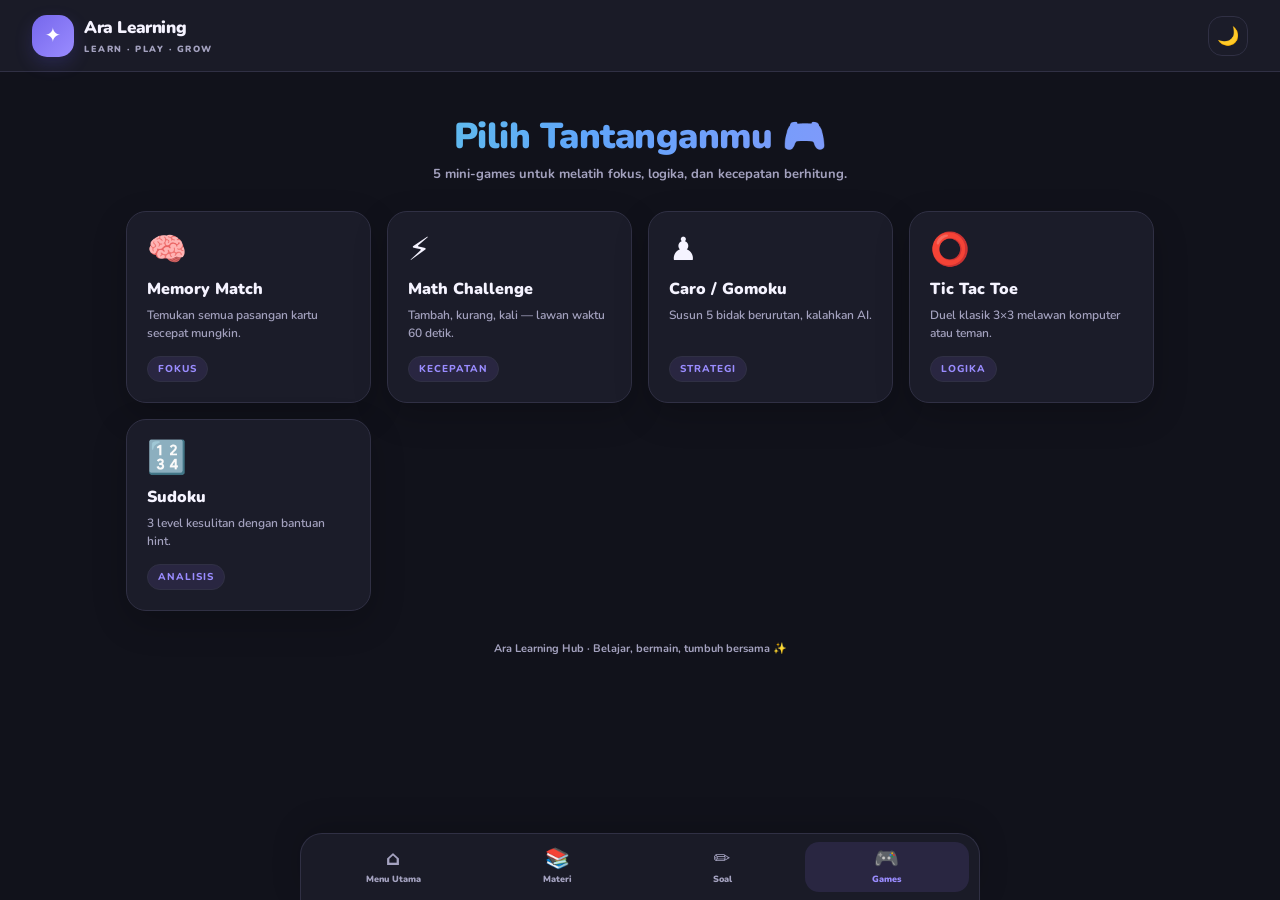
<file: games.html>
<!DOCTYPE html>
<html lang="id">
<head>
<meta charset="UTF-8">
<meta name="viewport" content="width=device-width, initial-scale=1.0">
<meta name="theme-color" content="#11121b">
<title>Game Hub — Ara Learning</title>
<link rel="preconnect" href="https://fonts.googleapis.com">
<link rel="preconnect" href="https://fonts.gstatic.com" crossorigin>
<link href="https://fonts.googleapis.com/css2?family=Nunito:wght@400;500;600;700;800;900&display=swap" rel="stylesheet">
<style>
/* ================= BASE & DASHBOARD INTEGRATION ================= */
*{box-sizing:border-box;margin:0;padding:0}
:root{
  --bg:#11121b;
  --surface:#1b1c29;
  --surface2:#292641;
  --line:#303044;
  --text:#f5f3ff;
  --muted:#a4a2bf;
  --primary:#9a8cff;
  --primary2:#7667ec;
  --accent:#5eead4;
  --accent2:#a78bfa;
  --blue:#60a5fa;
  --pink:#ff8cb4;
  --good:#72d9ae;
  --bad:#fb7185;
  --radius:20px;
  --shadow:0 12px 35px rgba(0,0,0,.2);
  --navbg:rgba(27,28,41,.94);
}
body.light{
  --bg:#f5f6fc;
  --surface:#fff;
  --surface2:#f0efff;
  --line:#e9e8f5;
  --text:#242344;
  --muted:#82819d;
  --primary:#6b5ce7;
  --primary2:#8b7bff;
  --shadow:0 12px 35px rgba(54,44,117,.08);
  --navbg:rgba(255,255,255,.92);
}
html,body{height:100%}
body{
  font-family:'Nunito',system-ui,-apple-system,sans-serif;
  background:var(--bg);
  color:var(--text);
  min-height:100vh;
  -webkit-font-smoothing:antialiased;
  transition:background .2s,color .2s;
}
button{font-family:inherit;cursor:pointer;border:0;background:none;color:inherit}
select{font-family:inherit;cursor:pointer}

/* ================= LAYOUT ================= */
.topbar{
  height:72px;display:flex;align-items:center;justify-content:space-between;gap:12px;
  padding:0 clamp(16px,4vw,32px);
  background:var(--navbg);
  backdrop-filter:blur(18px);
  border-bottom:1px solid var(--line);
  position:sticky;top:0;z-index:30;
}
.brand{display:flex;align-items:center;gap:10px;text-decoration:none;color:var(--text)}
.brand-icon{
  width:42px;height:42px;border-radius:15px;display:grid;place-items:center;
  background:linear-gradient(135deg,var(--primary2),var(--primary));
  color:white;font-size:20px;box-shadow:0 7px 18px rgba(107,92,231,.2);
}
.brand-title{font-size:17px;font-weight:900;line-height:1.05;letter-spacing:-.4px}
.brand-sub{font-size:9px;color:var(--muted);font-weight:900;letter-spacing:1.5px;margin-top:4px;display:block}

.top-actions{display:flex;gap:8px;align-items:center}
.icon-button{
  width:40px;height:40px;border:1px solid var(--line);background:var(--surface);
  color:var(--text);border-radius:14px;display:grid;place-items:center;font-size:18px;
}

main{max-width:1080px;margin:0 auto;padding:clamp(16px,3.5vw,34px) clamp(12px,3vw,26px) 110px}

.screen{display:none}
.screen.active{display:block;animation:fadeUp .34s ease both}
@keyframes fadeUp{from{opacity:0;transform:translateY(12px)}to{opacity:1;transform:none}}

/* ================= HOME / LOBBY ================= */
.hero{text-align:center;margin:10px 0 28px}
.hero h1{
  font-size:clamp(24px,5vw,36px);letter-spacing:-.5px;line-height:1.15;font-weight:900;
  background:linear-gradient(100deg,var(--accent),var(--blue) 45%,var(--accent2));
  -webkit-background-clip:text;background-clip:text;color:transparent;
}
.hero p{color:var(--muted);margin-top:8px;font-size:13px;font-weight:700}

.game-grid{
  display:grid;gap:16px;
  grid-template-columns:repeat(auto-fill,minmax(240px,1fr));
}
.game-card{
  position:relative;text-align:left;
  padding:22px 20px 20px;border-radius:var(--radius);
  background:var(--surface);
  border:1px solid var(--line);
  box-shadow:var(--shadow);
  transition:transform .22s cubic-bezier(.2,.9,.3,1.4),border-color .22s,box-shadow .22s;
  overflow:hidden;cursor:pointer;
}
.game-card:hover{transform:translateY(-6px);border-color:var(--primary);box-shadow:0 22px 50px rgba(0,0,0,.4)}
.game-card .card-icon{font-size:32px;line-height:1;margin-bottom:12px;display:block}
.game-card h3{font-size:16px;margin-bottom:6px;font-weight:900}
.game-card p{font-size:12px;color:var(--muted);line-height:1.5;min-height:36px;font-weight:600}
.tag{
  display:inline-block;margin-top:14px;font-size:10px;letter-spacing:1px;
  text-transform:uppercase;padding:5px 10px;border-radius:999px;
  background:var(--surface2);border:1px solid var(--line);color:var(--primary);font-weight:800;
}

/* ================= PANEL ================= */
.panel{
  background:var(--surface);
  border:1px solid var(--line);
  border-radius:var(--radius);
  padding:clamp(16px,3.4vw,26px);
  box-shadow:var(--shadow);
}
.panel-head{display:flex;flex-wrap:wrap;gap:14px;align-items:center;justify-content:space-between;margin-bottom:16px}
.panel-head h2{font-size:clamp(17px,3.4vw,21px);font-weight:900}
.stats{display:flex;gap:10px;flex-wrap:wrap}
.stat{
  min-width:78px;text-align:center;padding:8px 14px;border-radius:12px;
  background:var(--surface2);border:1px solid var(--line);
}
.stat span{display:block;font-size:9px;letter-spacing:1.2px;text-transform:uppercase;color:var(--muted);margin-bottom:3px;font-weight:800}
.stat b{font-size:16px;color:var(--primary);font-variant-numeric:tabular-nums;font-weight:900}

/* ================= BUTTONS / INPUTS ================= */
.btn{
  padding:10px 18px;border-radius:12px;font-size:13px;font-weight:800;
  background:var(--surface2);border:1px solid var(--line);
  transition:.18s;letter-spacing:.2px;
}
.btn:hover{background:var(--line);transform:translateY(-1px)}
.btn.primary{
  background:var(--primary);
  color:#fff;border-color:transparent;
  box-shadow:0 8px 26px rgba(154,140,255,.25);
}
.btn.primary:hover{opacity:.9}
.btn:disabled{opacity:.5;cursor:not-allowed;transform:none}
.btn.ghost{background:transparent}

.toolbar{display:flex;flex-wrap:wrap;gap:10px;align-items:center;justify-content:center;margin-top:18px}
.toolbar label{display:flex;align-items:center;gap:8px;font-size:12px;color:var(--muted);font-weight:800}
select{
  background:var(--surface2);color:var(--text);border:1px solid var(--line);
  padding:9px 12px;border-radius:10px;font-size:12px;outline:none;font-weight:700;
}
select:focus{border-color:var(--primary)}
.status{font-size:12px;color:var(--muted);padding:0 6px;font-weight:700}
.hint{font-size:12px;color:var(--muted);text-align:center;margin-bottom:6px;font-weight:600}

/* ================= RESULT ================= */
.result{
  margin-top:20px;padding:20px;border-radius:16px;text-align:center;
  background:linear-gradient(160deg,rgba(114,217,174,.12),rgba(96,165,250,.10));
  border:1px solid rgba(114,217,174,.3);
  animation:fadeUp .3s ease both;
}
.res-title{font-size:18px;font-weight:900;margin-bottom:8px}
.res-line{font-size:13px;color:var(--muted);margin:4px 0;font-weight:700}
.res-line b{color:var(--text)}
.res-line b.hl{color:var(--primary);font-size:16px;font-weight:900}
.res-btn{margin-top:12px}

/* ================= MEMORY ================= */
.mem-board{
  display:grid;grid-template-columns:repeat(var(--cols,4),1fr);
  gap:clamp(6px,1.6vw,12px);
  max-width:540px;margin:20px auto 0;
}
.mem-card{aspect-ratio:1;perspective:700px;padding:0;border-radius:12px}
.mem-inner{position:relative;width:100%;height:100%;transform-style:preserve-3d;transition:transform .38s cubic-bezier(.3,.8,.3,1)}
.mem-card.flipped .mem-inner{transform:rotateY(180deg)}
.mem-face{
  position:absolute;inset:0;display:grid;place-items:center;border-radius:12px;
  backface-visibility:hidden;-webkit-backface-visibility:hidden;
  font-size:clamp(20px,5.5vw,32px);user-select:none;
}
.mem-back{
  background:var(--surface2);
  border:1px solid var(--line);
  color:var(--muted);font-size:16px;
}
.mem-front{
  background:var(--surface);
  border:1px solid var(--primary);
  transform:rotateY(180deg);
}
.mem-card.done{pointer-events:none}
.mem-card.done .mem-front{
  background:rgba(114,217,174,.2);
  border-color:var(--good);
}
.mem-card.done .mem-inner{transform:rotateY(180deg) scale(.94)}

/* ================= MATH ================= */
.timebar{
  height:8px;border-radius:999px;background:var(--surface2);
  overflow:hidden;margin:6px 0 24px;border:1px solid var(--line);
}
.timebar i{
  display:block;height:100%;width:100%;border-radius:999px;
  background:linear-gradient(90deg,var(--good),var(--primary),var(--blue));
  transition:width .12s linear;
}
.math-question{
  text-align:center;font-size:clamp(28px,7.5vw,46px);font-weight:900;
  letter-spacing:1px;padding:16px 0 22px;font-variant-numeric:tabular-nums;
}
.math-question .op{color:var(--primary)}
.math-answers{
  display:grid;grid-template-columns:repeat(auto-fit,minmax(110px,1fr));
  gap:10px;max-width:560px;margin:0 auto;
}
.ans-btn{
  padding:16px 10px;border-radius:14px;font-size:clamp(18px,4vw,22px);font-weight:900;
  background:var(--surface2);border:1px solid var(--line);
  transition:.16s;font-variant-numeric:tabular-nums;
}
.ans-btn:hover:not(:disabled){background:var(--line);transform:translateY(-2px)}
.ans-btn.ok{background:rgba(114,217,174,.3);border-color:var(--good);color:var(--text)}
.ans-btn.no{background:rgba(251,113,133,.3);border-color:var(--bad);color:var(--text)}

/* ================= CARO ================= */
.caro-board{
  display:grid;grid-template-columns:repeat(var(--n,15),1fr);
  gap:2px;width:min(94vw,540px);margin:18px auto 0;
  padding:6px;border-radius:14px;
  background:var(--surface2);
  border:1px solid var(--line);
}
.caro-cell{
  aspect-ratio:1;border-radius:3px;background:var(--surface);
  display:grid;place-items:center;transition:background .14s;cursor:pointer;
}
.caro-cell:hover{background:var(--line)}
.caro-cell::after{
  content:'';width:72%;height:72%;border-radius:50%;
  transform:scale(0);transition:transform .16s cubic-bezier(.2,1.4,.4,1);
}
.caro-cell.p1::after{background:var(--blue);transform:scale(1)}
.caro-cell.p2::after{background:var(--pink);transform:scale(1)}
.caro-cell.win{background:rgba(114,217,174,.4)!important}

/* ================= TIC TAC TOE ================= */
.ttt-board{
  display:grid;grid-template-columns:repeat(3,1fr);gap:10px;
  width:min(88vw,320px);margin:20px auto 0;
}
.ttt-cell{
  aspect-ratio:1;border-radius:16px;
  background:var(--surface2);
  border:1px solid var(--line);
  display:grid;place-items:center;
  font-size:clamp(32px,10vw,50px);font-weight:900;
  transition:.18s;cursor:pointer;
}
.ttt-cell:hover:not(.taken){background:var(--line);transform:translateY(-3px)}
.ttt-cell.x{color:var(--primary)}
.ttt-cell.o{color:var(--pink)}
.ttt-cell.win{background:rgba(114,217,174,.25);border-color:var(--good)}
.ttt-cell.taken{cursor:default}

/* ================= SUDOKU ================= */
.sudoku-wrap{
  display:flex;gap:20px;flex-wrap:wrap;justify-content:center;align-items:flex-start;
  margin-top:14px;
}
.sudoku{
  display:grid;grid-template-columns:repeat(9,1fr);
  width:min(92vw,420px);aspect-ratio:1;
  border:2px solid var(--line);border-radius:12px;overflow:hidden;
  background:var(--surface2);
}
.sud-cell{
  display:grid;place-items:center;
  font-size:clamp(14px,3.6vw,20px);font-weight:700;
  border-right:1px solid var(--line);
  border-bottom:1px solid var(--line);
  cursor:pointer;user-select:none;transition:background .12s;color:var(--blue);
}
.sud-cell:nth-child(9n){border-right:none}
.sud-cell:nth-child(9n+3),.sud-cell:nth-child(9n+6){border-right:2px solid var(--text)}
.sud-cell:nth-child(n+19):nth-child(-n+27),
.sud-cell:nth-child(n+46):nth-child(-n+54){border-bottom:2px solid var(--text)}
.sud-cell:nth-child(n+73){border-bottom:none}
.sud-cell.given{color:var(--text);font-weight:900;background:var(--surface)}
.sud-cell.peer{background:rgba(96,165,250,.08)}
.sud-cell.same{background:rgba(154,140,255,.15)}
.sud-cell.sel{background:rgba(154,140,255,.3);box-shadow:inset 0 0 0 2px var(--primary)}
.sud-cell.wrong{color:var(--bad);background:rgba(251,113,133,.18)}
.sud-loading{
  grid-column:1/-1;grid-row:1/-1;display:grid;place-items:center;
  font-size:13px;color:var(--muted);background:var(--surface);font-weight:700;
}
.numpad{
  display:grid;grid-template-columns:repeat(3,1fr);gap:8px;
  width:min(92vw,210px);
}
.numpad button{
  aspect-ratio:1.35;border-radius:12px;font-size:18px;font-weight:900;
  background:var(--surface2);border:1px solid var(--line);transition:.16s;
}
.numpad button:hover{background:var(--line);transform:translateY(-2px)}
.numpad button.wide{grid-column:span 3;aspect-ratio:auto;padding:10px;font-size:13px;color:var(--muted);font-weight:800}

/* ================= BOTTOM NAVIGATION (DASHBOARD SYNC) ================= */
.bottom-nav{
  position:fixed;z-index:40;left:50%;bottom:0;transform:translateX(-50%);
  width:min(100%,680px);display:grid;grid-template-columns:repeat(4,1fr);
  padding:8px 10px calc(8px + env(safe-area-inset-bottom));
  background:var(--navbg);backdrop-filter:blur(18px);
  border:1px solid var(--line);border-bottom:0;
  border-radius:22px 22px 0 0;box-shadow:0 -8px 30px rgba(0,0,0,.15);
}
.nav-item{
  border:0;background:transparent;color:var(--muted);
  display:flex;align-items:center;justify-content:center;flex-direction:column;
  gap:4px;padding:7px 3px;border-radius:14px;font-size:9px;font-weight:900;
}
.nav-item .nav-emoji{font-size:20px;line-height:1}
.nav-item.active{color:var(--primary);background:var(--surface2)}

.footer{text-align:center;color:var(--muted);font-size:11px;margin-top:30px;font-weight:700}
</style>
</head>
<body>

<header class="topbar">
  <a class="brand" href="home v 2.html">
    <span class="brand-icon">✦</span>
    <div>
      <span class="brand-title">Ara Learning</span>
      <span class="brand-sub">LEARN · PLAY · GROW</span>
    </div>
  </a>
  <div class="top-actions">
    <button class="icon-button" id="themeToggle" type="button" title="Ganti Tema">🌙</button>
    <button class="btn ghost" id="btnHome" hidden style="font-size:12px; font-weight:800;">← Menu</button>
  </div>
</header>

<main>

  <!-- ============ HOME ============ -->
  <section class="screen active" id="screen-home">
    <div class="hero">
      <h1>Pilih Tantanganmu 🎮</h1>
      <p>5 mini-games untuk melatih fokus, logika, dan kecepatan berhitung.</p>
    </div>
    <div class="game-grid">
      <button class="game-card" type="button" data-target="screen-memory">
        <span class="card-icon">🧠</span>
        <h3>Memory Match</h3>
        <p>Temukan semua pasangan kartu secepat mungkin.</p>
        <span class="tag">Fokus</span>
      </button>
      <button class="game-card" type="button" data-target="screen-math">
        <span class="card-icon">⚡</span>
        <h3>Math Challenge</h3>
        <p>Tambah, kurang, kali — lawan waktu 60 detik.</p>
        <span class="tag">Kecepatan</span>
      </button>
      <button class="game-card" type="button" data-target="screen-caro">
        <span class="card-icon">♟️</span>
        <h3>Caro / Gomoku</h3>
        <p>Susun 5 bidak berurutan, kalahkan AI.</p>
        <span class="tag">Strategi</span>
      </button>
      <button class="game-card" type="button" data-target="screen-ttt">
        <span class="card-icon">⭕</span>
        <h3>Tic Tac Toe</h3>
        <p>Duel klasik 3×3 melawan komputer atau teman.</p>
        <span class="tag">Logika</span>
      </button>
      <button class="game-card" type="button" data-target="screen-sudoku">
        <span class="card-icon">🔢</span>
        <h3>Sudoku</h3>
        <p>3 level kesulitan dengan bantuan hint.</p>
        <span class="tag">Analisis</span>
      </button>
    </div>
    <p class="footer">Ara Learning Hub · Belajar, bermain, tumbuh bersama ✨</p>
  </section>

  <!-- ============ MEMORY ============ -->
  <section class="screen" id="screen-memory">
    <div class="panel">
      <div class="panel-head">
        <h2>🧠 Memory Match</h2>
        <div class="stats">
          <div class="stat"><span>Waktu</span><b id="mem-time">0:00</b></div>
          <div class="stat"><span>Langkah</span><b id="mem-moves">0</b></div>
          <div class="stat"><span>Pasangan</span><b id="mem-pairs">0/8</b></div>
        </div>
      </div>
      <div class="mem-board" id="mem-board"></div>
      <div class="toolbar">
        <label>Level
          <select id="mem-level">
            <option value="6">Mudah (4×3)</option>
            <option value="8" selected>Sedang (4×4)</option>
            <option value="10">Sulit (5×4)</option>
          </select>
        </label>
        <button class="btn primary" id="mem-new">Game Baru</button>
      </div>
      <div class="result" id="mem-result" hidden></div>
    </div>
  </section>

  <!-- ============ MATH ============ -->
  <section class="screen" id="screen-math">
    <div class="panel">
      <div class="panel-head">
        <h2>⚡ Math Challenge</h2>
        <div class="stats">
          <div class="stat"><span>Skor</span><b id="math-score">0</b></div>
          <div class="stat"><span>Streak</span><b id="math-streak">0</b></div>
          <div class="stat"><span>Waktu</span><b id="math-time">60</b></div>
        </div>
      </div>
      <div class="timebar"><i id="math-bar"></i></div>
      <div class="math-question" id="math-q">Tekan Mulai</div>
      <div class="math-answers" id="math-answers"></div>
      <div class="toolbar">
        <label>Operasi
          <select id="math-op">
            <option value="mix" selected>Campuran</option>
            <option value="add">Tambah (+)</option>
            <option value="sub">Kurang (−)</option>
            <option value="mul">Kali (×)</option>
          </select>
        </label>
        <button class="btn primary" id="math-start">Mulai</button>
      </div>
      <div class="result" id="math-result" hidden></div>
    </div>
  </section>

  <!-- ============ CARO ============ -->
  <section class="screen" id="screen-caro">
    <div class="panel">
      <div class="panel-head">
        <h2>♟️ Caro / Gomoku</h2>
        <div class="stats">
          <div class="stat"><span>Kamu</span><b id="caro-you">0</b></div>
          <div class="stat"><span>AI</span><b id="caro-ai">0</b></div>
        </div>
      </div>
      <p class="hint">Susun <b>5 bidak</b> berurutan (horizontal, vertikal, diagonal). Kamu = bidak biru.</p>
      <div class="caro-board" id="caro-board"></div>
      <div class="toolbar">
        <button class="btn primary" id="caro-new">Game Baru</button>
        <button class="btn" id="caro-undo">Undo</button>
        <span class="status" id="caro-status">Giliran kamu</span>
      </div>
    </div>
  </section>

  <!-- ============ TIC TAC TOE ============ -->
  <section class="screen" id="screen-ttt">
    <div class="panel">
      <div class="panel-head">
        <h2>⭕ Tic Tac Toe</h2>
        <div class="stats">
          <div class="stat"><span>X</span><b id="ttt-x">0</b></div>
          <div class="stat"><span>Seri</span><b id="ttt-d">0</b></div>
          <div class="stat"><span>O</span><b id="ttt-o">0</b></div>
        </div>
      </div>
      <p class="hint" id="ttt-status">Kamu adalah X — klik kotak untuk mulai.</p>
      <div class="ttt-board" id="ttt-board"></div>
      <div class="toolbar">
        <label>Mode
          <select id="ttt-mode">
            <option value="ai" selected>Lawan Komputer</option>
            <option value="pvp">2 Pemain</option>
          </select>
        </label>
        <button class="btn primary" id="ttt-new">Game Baru</button>
        <button class="btn" id="ttt-reset">Reset Skor</button>
      </div>
    </div>
  </section>

  <!-- ============ SUDOKU ============ -->
  <section class="screen" id="screen-sudoku">
    <div class="panel">
      <div class="panel-head">
        <h2>🔢 Sudoku</h2>
        <div class="stats">
          <div class="stat"><span>Level</span><b id="sud-level">Sedang</b></div>
          <div class="stat"><span>Waktu</span><b id="sud-time">0:00</b></div>
          <div class="stat"><span>Sisa</span><b id="sud-left">0</b></div>
        </div>
      </div>
      <div class="sudoku-wrap">
        <div class="sudoku" id="sud-board"></div>
        <div class="numpad" id="sud-pad"></div>
      </div>
      <div class="toolbar">
        <label>Kesulitan
          <select id="sud-diff">
            <option value="easy">Mudah</option>
            <option value="medium" selected>Sedang</option>
            <option value="hard">Sulit</option>
          </select>
        </label>
        <button class="btn primary" id="sud-new">Game Baru</button>
        <button class="btn" id="sud-hint">Hint (3)</button>
        <button class="btn" id="sud-check">Cek Jawaban</button>
      </div>
      <div class="result" id="sud-result" hidden></div>
    </div>
  </section>

</main>

<!-- NAVIGASI BAWAH DASHBOARD -->
<nav class="bottom-nav" aria-label="Menu utama aplikasi">
  <button class="nav-item" type="button" onclick="location.href='index.html'"><span class="nav-emoji">⌂</span><span>Menu Utama</span></button>
  <button class="nav-item" type="button" onclick="location.href='index.html#materi'"><span class="nav-emoji">📚</span><span>Materi</span></button>
  <button class="nav-item" type="button" onclick="location.href='index.html#soal'"><span class="nav-emoji">✏️</span><span>Soal</span></button>
  <button class="nav-item active" type="button"><span class="nav-emoji">🎮</span><span>Games</span></button>
</nav>

<script>
/* =========================================================
   UTILITAS & TEMA DASHBOARD
   ========================================================= */
const $  = (s, r = document) => r.querySelector(s);
const $$ = (s, r = document) => [...r.querySelectorAll(s)];
const rand = (a, b) => Math.floor(Math.random() * (b - a + 1)) + a;
const shuffle = a => { for (let i = a.length - 1; i > 0; i--) { const j = Math.floor(Math.random() * (i + 1)); [a[i], a[j]] = [a[j], a[i]]; } return a; };
const fmtTime = s => `${Math.floor(s / 60)}:${String(s % 60).padStart(2, '0')}`;
const store = {
  get(k, d) { try { const v = localStorage.getItem('gh_' + k); return v ? JSON.parse(v) : d; } catch (e) { return d; } },
  set(k, v) { try { localStorage.setItem('gh_' + k, JSON.stringify(v)); } catch (e) {} }
};

// Sinkronisasi Tema Gelap/Terang
const themeToggle = $('#themeToggle');
function setTheme(light) {
  document.body.classList.toggle('light', light);
  themeToggle.textContent = light ? '☀️' : '🌙';
  try { localStorage.setItem('ara-learning-theme', light ? 'light' : 'dark'); } catch (e) {}
}
let savedTheme = 'dark';
try { savedTheme = localStorage.getItem('ara-learning-theme') || 'dark'; } catch (e) {}
setTheme(savedTheme === 'light');
themeToggle.addEventListener('click', () => setTheme(!document.body.classList.contains('light')));

/* =========================================================
   NAVIGASI SCREEN
   ========================================================= */
let leaveHandler = null;

function show(id) {
  if (leaveHandler) { try { leaveHandler(); } catch (e) {} }
  leaveHandler = null;
  $$('.screen').forEach(s => s.classList.toggle('active', s.id === id));
  $('#btnHome').hidden = (id === 'screen-home');
  window.scrollTo({ top: 0, behavior: 'smooth' });

  if (id === 'screen-memory') leaveHandler = () => mem.stop();
  if (id === 'screen-math')   leaveHandler = () => math.stop();
  if (id === 'screen-sudoku') leaveHandler = () => sud.stop();
}

$('#btnHome').addEventListener('click', () => show('screen-home'));

$$('[data-target]').forEach(btn => {
  btn.addEventListener('click', () => {
    const t = btn.dataset.target;
    if (t === 'screen-memory') mem.newGame();
    if (t === 'screen-math')   math.reset();
    if (t === 'screen-caro')   caro.newGame();
    if (t === 'screen-ttt')    ttt.newGame();
    if (t === 'screen-sudoku') sud.start();
    show(t);
  });
});

/* =========================================================
   GAME 1 — MEMORY MATCH
   ========================================================= */
const mem = (() => {
  const EMOJIS = ['🍎','🚀','🎧','🐱','⚽','🎸','🌈','🍕','👾','🎲','🦊','🌵','🍩','🧩','🎯','🛸','🍄','🐙'];
  const boardEl = $('#mem-board');

  let pairs = 8, deck = [], first = null, lock = false,
      moves = 0, matched = 0, sec = 0, timer = null, running = false;

  function stop() { if (timer) { clearInterval(timer); timer = null; } running = false; }

  function newGame() {
    stop();
    pairs = parseInt($('#mem-level').value, 10);
    first = null; lock = false; moves = 0; matched = 0; sec = 0; running = true;

    const res = $('#mem-result');
    res.hidden = true; res.innerHTML = '';

    const picks = shuffle([...EMOJIS]).slice(0, pairs);
    deck = shuffle([...picks, ...picks]).map((e, i) => ({ id: i, e, done: false }));

    boardEl.style.setProperty('--cols', pairs === 10 ? 5 : 4);
    boardEl.innerHTML = '';

    deck.forEach((card, i) => {
      const b = document.createElement('button');
      b.type = 'button';
      b.className = 'mem-card';
      b.innerHTML = `<div class="mem-inner">
          <div class="mem-face mem-back">✦</div>
          <div class="mem-face mem-front">${card.e}</div>
        </div>`;
      b.addEventListener('click', () => click(i));
      boardEl.appendChild(b);
    });

    $('#mem-time').textContent = '0:00';
    $('#mem-moves').textContent = '0';
    $('#mem-pairs').textContent = `0/${pairs}`;

    timer = setInterval(() => { sec++; $('#mem-time').textContent = fmtTime(sec); }, 1000);
  }

  function click(i) {
    if (lock || !running) return;
    const card = deck[i];
    if (card.done || i === first) return;

    flip(i, true);

    if (first === null) { first = i; return; }

    moves++;
    $('#mem-moves').textContent = moves;

    const a = deck[first], b = deck[i];
    if (a.e === b.e) {
      a.done = b.done = true;
      matched++;
      $('#mem-pairs').textContent = `${matched}/${pairs}`;
      boardEl.children[first].classList.add('done');
      boardEl.children[i].classList.add('done');
      first = null;
      if (matched === pairs) win();
    } else {
      lock = true;
      const f = first;
      first = null;
      setTimeout(() => {
        flip(f, false); flip(i, false);
        lock = false;
      }, 680);
    }
  }

  function flip(i, on) {
    const el = boardEl.children[i];
    if (el) el.classList.toggle('flipped', on);
  }

  function win() {
    stop();
    const score = Math.max(50, pairs * 120 - moves * 8 - sec * 3);
    const best = Math.max(store.get('mem_best', 0), score);
    store.set('mem_best', best);

    const res = $('#mem-result');
    res.hidden = false;
    res.innerHTML = `
      <div class="res-title">🎉 Semua Pasangan Ditemukan!</div>
      <div class="res-line">Waktu <b>${fmtTime(sec)}</b> • Langkah <b>${moves}</b></div>
      <div class="res-line">Skor <b class="hl">${score}</b> • Rekor <b>${best}</b></div>
      <button class="btn primary res-btn">Main Lagi</button>`;
    res.querySelector('.res-btn').addEventListener('click', newGame);
  }

  $('#mem-new').addEventListener('click', newGame);
  $('#mem-level').addEventListener('change', newGame);

  return { newGame, stop };
})();

/* =========================================================
   GAME 2 — MATH CHALLENGE
   ========================================================= */
const math = (() => {
  const TOTAL_TIME = 60;
  let score = 0, streak = 0, timeLeft = TOTAL_TIME, timer = null,
      running = false, current = null, best = store.get('math_best', 0);

  function stop() { if (timer) { clearInterval(timer); timer = null; } running = false; }

  function reset() {
    stop();
    score = 0; streak = 0; timeLeft = TOTAL_TIME; running = false; current = null;
    $('#math-score').textContent = '0';
    $('#math-streak').textContent = '0';
    $('#math-time').textContent = TOTAL_TIME;
    $('#math-q').textContent = 'Tekan Mulai';
    $('#math-answers').innerHTML = '';
    $('#math-bar').style.width = '100%';
    $('#math-result').hidden = true;
    $('#math-start').disabled = false;
    $('#math-start').textContent = 'Mulai';
  }

  function start() {
    reset();
    running = true;
    $('#math-start').disabled = true;
    $('#math-start').textContent = 'Bermain…';

    let last = performance.now();
    timer = setInterval(() => {
      const now = performance.now();
      timeLeft -= (now - last) / 1000;
      last = now;
      if (timeLeft <= 0) { timeLeft = 0; end(); }
      $('#math-bar').style.width = (timeLeft / TOTAL_TIME * 100) + '%';
      $('#math-time').textContent = Math.ceil(timeLeft);
    }, 100);

    next();
  }

  function next() {
    if (!running) return;
    const mode = $('#math-op').value;
    const op = mode === 'mix' ? ['add', 'sub', 'mul'][rand(0, 2)] : mode;

    let a, b, ans, sym;
    if (op === 'add')      { a = rand(12, 99); b = rand(12, 99); ans = a + b; sym = '+'; }
    else if (op === 'sub') { a = rand(30, 99); b = rand(11, a - 1); ans = a - b; sym = '−'; }
    else                   { a = rand(3, 12);  b = rand(3, 12);  ans = a * b; sym = '×'; }

    current = { ans };
    $('#math-q').innerHTML = `${a} <span class="op">${sym}</span> ${b} <span class="op">=</span> ?`;

    const opts = makeOptions(ans);
    const box = $('#math-answers');
    box.innerHTML = '';
    opts.forEach(v => {
      const btn = document.createElement('button');
      btn.type = 'button';
      btn.className = 'ans-btn';
      btn.textContent = v;
      btn.addEventListener('click', () => answer(v, btn));
      box.appendChild(btn);
    });
  }

  function makeOptions(ans) {
    const set = new Set([ans]);
    let guard = 0;
    while (set.size < 4 && guard++ < 200) {
      const spread = Math.max(4, Math.round(Math.abs(ans) * 0.18));
      const d = rand(1, spread);
      const cand = Math.random() < 0.5 ? ans - d : ans + d;
      if (cand < 0 || cand === ans) continue;
      set.add(cand);
    }
    while (set.size < 4) set.add(rand(0, 200));
    return shuffle([...set]);
  }

  function answer(v, btn) {
    if (!running) return;

    if (v === current.ans) {
      streak++;
      score += 10 + Math.min(streak, 10) * 2;
      btn.classList.add('ok');
    } else {
      streak = 0;
      score = Math.max(0, score - 5);
      btn.classList.add('no');
      $$('.ans-btn').forEach(b => {
        if (parseInt(b.textContent, 10) === current.ans) b.classList.add('ok');
      });
    }

    $('#math-score').textContent = score;
    $('#math-streak').textContent = streak;
    $$('.ans-btn').forEach(b => b.disabled = true);

    setTimeout(() => { if (running) next(); }, 330);
  }

  function end() {
    stop();
    best = Math.max(best, score);
    store.set('math_best', best);

    $('#math-q').textContent = '⏱️ Waktu Habis!';
    $('#math-answers').innerHTML = '';
    $('#math-start').disabled = false;
    $('#math-start').textContent = 'Main Lagi';

    const res = $('#math-result');
    res.hidden = false;
    res.innerHTML = `
      <div class="res-title">⏱️ Selesai!</div>
      <div class="res-line">Skor akhir <b class="hl">${score}</b></div>
      <div class="res-line">Rekor terbaik <b>${best}</b></div>
      <button class="btn primary res-btn">Coba Lagi</button>`;
    res.querySelector('.res-btn').addEventListener('click', start);
  }

  $('#math-start').addEventListener('click', start);

  return { reset, stop, start };
})();

/* =========================================================
   GAME 3 — CARO / GOMOKU
   ========================================================= */
const caro = (() => {
  const N = 15, WIN = 5;
  const DIRS = [[0, 1], [1, 0], [1, 1], [1, -1]];
  const boardEl = $('#caro-board');

  let board = [], turn = 1, over = false, history = [], cells = [];
  let wins = { you: 0, ai: 0 }, thinking = false;

  function newGame() {
    board = Array.from({ length: N }, () => new Array(N).fill(0));
    turn = 1; over = false; history = []; thinking = false;
    buildGrid();
    $('#caro-status').textContent = 'Giliran kamu';
  }

  function buildGrid() {
    boardEl.style.setProperty('--n', N);
    boardEl.innerHTML = '';
    cells = [];
    for (let r = 0; r < N; r++) {
      for (let c = 0; c < N; c++) {
        const d = document.createElement('div');
        d.className = 'caro-cell';
        d.addEventListener('click', () => play(r, c));
        boardEl.appendChild(d);
        cells.push(d);
      }
    }
  }

  const idx = (r, c) => r * N + c;

  function paint(r, c, p) {
    const el = cells[idx(r, c)];
    if (!el) return;
    el.classList.remove('p1', 'p2');
    if (p === 1) el.classList.add('p1');
    if (p === 2) el.classList.add('p2');
  }

  function play(r, c) {
    if (over || turn !== 1 || thinking) return;
    if (board[r][c] !== 0) return;

    board[r][c] = 1;
    paint(r, c, 1);
    history.push([r, c, 1]);

    if (checkWin(board, r, c, 1)) { finish(1); return; }
    if (isFull()) { finish(0); return; }

    turn = 2;
    $('#caro-status').textContent = 'AI sedang berpikir…';
    thinking = true;
    setTimeout(aiTurn, 260);
  }

  function aiTurn() {
    if (over) { thinking = false; return; }
    const move = bestMove();
    if (!move) { thinking = false; return; }

    const [r, c] = move;
    board[r][c] = 2;
    paint(r, c, 2);
    history.push([r, c, 2]);
    thinking = false;

    if (checkWin(board, r, c, 2)) { finish(2); return; }
    if (isFull()) { finish(0); return; }

    turn = 1;
    $('#caro-status').textContent = 'Giliran kamu';
  }

  function candidates() {
    const out = [];
    let any = false;
    for (let r = 0; r < N; r++) {
      for (let c = 0; c < N; c++) {
        if (board[r][c] !== 0) { any = true; continue; }
        let near = false;
        for (let dr = -2; dr <= 2 && !near; dr++) {
          for (let dc = -2; dc <= 2; dc++) {
            const rr = r + dr, cc = c + dc;
            if (rr >= 0 && rr < N && cc >= 0 && cc < N && board[rr][cc] !== 0) { near = true; break; }
          }
        }
        if (near) out.push([r, c]);
      }
    }
    if (!any) return [[Math.floor(N / 2), Math.floor(N / 2)]];
    return out;
  }

  function scoreAt(r, c, p) {
    let total = 0;
    for (const [dr, dc] of DIRS) {
      let count = 1;
      let openA = false, openB = false;
      let i = 1, rr, cc;

      while (true) {
        rr = r + dr * i; cc = c + dc * i;
        if (rr < 0 || rr >= N || cc < 0 || cc >= N || board[rr][cc] !== p) break;
        count++; i++;
      }
      rr = r + dr * i; cc = c + dc * i;
      if (rr >= 0 && rr < N && cc >= 0 && cc < N && board[rr][cc] === 0) openA = true;

      i = 1;
      while (true) {
        rr = r - dr * i; cc = c - dc * i;
        if (rr < 0 || rr >= N || cc < 0 || cc >= N || board[rr][cc] !== p) break;
        count++; i++;
      }
      rr = r - dr * i; cc = c - dc * i;
      if (rr >= 0 && rr < N && cc >= 0 && cc < N && board[rr][cc] === 0) openB = true;

      const opens = (openA ? 1 : 0) + (openB ? 1 : 0);

      if (count >= 5)      total += 1000000;
      else if (count === 4) total += opens === 2 ? 120000 : opens === 1 ? 15000 : 0;
      else if (count === 3) total += opens === 2 ? 9000 : opens === 1 ? 1100 : 0;
      else if (count === 2) total += opens === 2 ? 600 : opens === 1 ? 90 : 0;
      else                  total += opens === 2 ? 45 : 12;
    }
    return total;
  }

  function bestMove() {
    const cands = candidates();
    let best = null, bestScore = -Infinity;

    for (const [r, c] of cands) {
      const atk = scoreAt(r, c, 2);
      const def = scoreAt(r, c, 1);
      const s = atk * 1.12 + def + Math.random() * 8;
      if (s > bestScore) { bestScore = s; best = [r, c]; }
    }
    return best;
  }

  function checkWin(bd, r, c, p) {
    for (const [dr, dc] of DIRS) {
      let cnt = 1;
      for (let s = 1; s < WIN; s++) {
        const rr = r + dr * s, cc = c + dc * s;
        if (rr < 0 || rr >= N || cc < 0 || cc >= N || bd[rr][cc] !== p) break;
        cnt++;
      }
      for (let s = 1; s < WIN; s++) {
        const rr = r - dr * s, cc = c - dc * s;
        if (rr < 0 || rr >= N || cc < 0 || cc >= N || bd[rr][cc] !== p) break;
        cnt++;
      }
      if (cnt >= WIN) return true;
    }
    return false;
  }

  function isFull() {
    return board.every(row => row.every(v => v !== 0));
  }

  function highlightWin(r, c, p) {
    for (const [dr, dc] of DIRS) {
      const line = [[r, c]];
      for (let s = 1; s < WIN; s++) {
        const rr = r + dr * s, cc = c + dc * s;
        if (rr < 0 || rr >= N || cc < 0 || cc >= N || board[rr][cc] !== p) break;
        line.push([rr, cc]);
      }
      for (let s = 1; s < WIN; s++) {
        const rr = r - dr * s, cc = c - dc * s;
        if (rr < 0 || rr >= N || cc < 0 || cc >= N || board[rr][cc] !== p) break;
        line.push([rr, cc]);
      }
      if (line.length >= WIN) {
        line.forEach(([rr, cc]) => cells[idx(rr, cc)].classList.add('win'));
        return;
      }
    }
  }

  function finish(winner) {
    over = true;
    thinking = false;
    if (winner === 1) {
      wins.you++;
      $('#caro-status').textContent = '🎉 Kamu menang!';
      highlightWin(history[history.length - 1][0], history[history.length - 1][1], 1);
    } else if (winner === 2) {
      wins.ai++;
      $('#caro-status').textContent = '🤖 AI menang. Coba lagi!';
      highlightWin(history[history.length - 1][0], history[history.length - 1][1], 2);
    } else {
      $('#caro-status').textContent = '🤝 Seri!';
    }
    $('#caro-you').textContent = wins.you;
    $('#caro-ai').textContent = wins.ai;
  }

  function undo() {
    if (thinking || history.length === 0) return;
    let steps = Math.min(2, history.length);
    while (steps-- > 0) {
      const [r, c, p] = history.pop();
      board[r][c] = 0;
      cells[idx(r, c)].classList.remove('p1', 'p2', 'win');
    }
    over = false;
    turn = 1;
    cells.forEach(c => c.classList.remove('win'));
    $('#caro-status').textContent = 'Giliran kamu';
  }

  $('#caro-new').addEventListener('click', newGame);
  $('#caro-undo').addEventListener('click', undo);

  return { newGame };
})();

/* =========================================================
   GAME 4 — TIC TAC TOE
   ========================================================= */
const ttt = (() => {
  const WINS = [[0,1,2],[3,4,5],[6,7,8],[0,3,6],[1,4,7],[2,5,8],[0,4,8],[2,4,6]];
  const boardEl = $('#ttt-board');

  let b = Array(9).fill(''), over = false, mode = 'ai', turn = 'X';
  let score = { X: 0, O: 0, D: 0 };
  let cells = [];

  function build() {
    boardEl.innerHTML = '';
    cells = [];
    for (let i = 0; i < 9; i++) {
      const d = document.createElement('button');
      d.type = 'button';
      d.className = 'ttt-cell';
      d.addEventListener('click', () => click(i));
      boardEl.appendChild(d);
      cells.push(d);
    }
  }

  function newGame() {
    b = Array(9).fill('');
    over = false;
    turn = 'X';
    mode = $('#ttt-mode').value;
    build();
    setStatus('Giliran X');
  }

  function setStatus(txt) { $('#ttt-status').textContent = txt; }

  function winner(bd) {
    for (const [a, b2, c] of WINS)
      if (bd[a] && bd[a] === bd[b2] && bd[a] === bd[c]) return bd[a];
    return bd.every(x => x) ? 'D' : null;
  }

  function click(i) {
    if (over || b[i]) return;
    if (mode === 'ai' && turn !== 'X') return;

    place(i, turn);

    const w = winner(b);
    if (w) { end(w); return; }

    turn = turn === 'X' ? 'O' : 'X';

    if (mode === 'ai' && turn === 'O') {
      setStatus('Komputer berpikir…');
      setTimeout(aiMove, 280);
    } else {
      setStatus(`Giliran ${turn}`);
    }
  }

  function place(i, p) {
    b[i] = p;
    cells[i].textContent = p === 'X' ? '✕' : '◯';
    cells[i].classList.add(p.toLowerCase(), 'taken');
  }

  function aiMove() {
    if (over) return;
    let move;
    if (Math.random() < 0.12) {
      const empty = b.map((v, i) => v ? -1 : i).filter(i => i >= 0);
      move = empty[rand(0, empty.length - 1)];
    } else {
      move = bestMove();
    }
    if (move === undefined || move < 0) return;

    place(move, 'O');
    const w = winner(b);
    if (w) { end(w); return; }

    turn = 'X';
    setStatus('Giliran X');
  }

  function bestMove() {
    let bestVal = -Infinity, bestIdx = -1;
    for (let i = 0; i < 9; i++) {
      if (b[i]) continue;
      b[i] = 'O';
      const v = minimax(b, 'X', 0, -Infinity, Infinity);
      b[i] = '';
      if (v > bestVal) { bestVal = v; bestIdx = i; }
    }
    return bestIdx;
  }

  function minimax(bd, player, depth, alpha, beta) {
    const w = winner(bd);
    if (w === 'O') return 10 - depth;
    if (w === 'X') return depth - 10;
    if (w === 'D') return 0;

    if (player === 'O') {
      let best = -Infinity;
      for (let i = 0; i < 9; i++) {
        if (bd[i]) continue;
        bd[i] = 'O';
        best = Math.max(best, minimax(bd, 'X', depth + 1, alpha, beta));
        bd[i] = '';
        alpha = Math.max(alpha, best);
        if (beta <= alpha) break;
      }
      return best;
    } else {
      let best = Infinity;
      for (let i = 0; i < 9; i++) {
        if (bd[i]) continue;
        bd[i] = 'X';
        best = Math.min(best, minimax(bd, 'O', depth + 1, alpha, beta));
        bd[i] = '';
        beta = Math.min(beta, best);
        if (beta <= alpha) break;
      }
      return best;
    }
  }

  function end(w) {
    over = true;
    if (w === 'D') {
      score.D++;
      setStatus('🤝 Seri!');
    } else {
      score[w]++;
      setStatus(w === 'X' ? '🎉 X menang!' : (mode === 'ai' ? '🤖 Komputer menang!' : '🎉 O menang!'));
      const line = WINS.find(([a, b2, c]) => b[a] && b[a] === b[b2] && b[a] === b[c]);
      if (line) line.forEach(i => cells[i].classList.add('win'));
    }
    updateScore();
  }

  function updateScore() {
    $('#ttt-x').textContent = score.X;
    $('#ttt-o').textContent = score.O;
    $('#ttt-d').textContent = score.D;
  }

  $('#ttt-new').addEventListener('click', newGame);
  $('#ttt-mode').addEventListener('change', newGame);
  $('#ttt-reset').addEventListener('click', () => {
    score = { X: 0, O: 0, D: 0 };
    updateScore();
    newGame();
  });

  return { newGame };
})();

/* =========================================================
   GAME 5 — SUDOKU
   ========================================================= */
const sud = (() => {
  const boardEl = $('#sud-board');
  const padEl = $('#sud-pad');

  const ROWS = [], COLS = [], BOXES = [];
  for (let i = 0; i < 81; i++) {
    ROWS.push(Math.floor(i / 9));
    COLS.push(i % 9);
    BOXES.push(Math.floor(i / 27) * 3 + Math.floor((i % 9) / 3));
  }

  let sol = [], cur = [], given = [];
  let sel = -1, hints = 3, tsec = 0, timer = null, running = false;
  let cells = [], diff = 'medium';

  function isValid(g, i, v) {
    const r = ROWS[i], c = COLS[i], bx = BOXES[i];
    for (let j = 0; j < 81; j++) {
      if (g[j] !== v) continue;
      if (ROWS[j] === r || COLS[j] === c || BOXES[j] === bx) return false;
    }
    return true;
  }

  function fillGrid(g) {
    const i = g.indexOf(0);
    if (i === -1) return true;
    const nums = shuffle([1,2,3,4,5,6,7,8,9]);
    for (const n of nums) {
      if (isValid(g, i, n)) {
        g[i] = n;
        if (fillGrid(g)) return true;
        g[i] = 0;
      }
    }
    return false;
  }

  function candidates(g, i) {
    const used = new Set();
    const r = ROWS[i], c = COLS[i], bx = BOXES[i];
    for (let j = 0; j < 81; j++) {
      if (!g[j]) continue;
      if (ROWS[j] === r || COLS[j] === c || BOXES[j] === bx) used.add(g[j]);
    }
    const out = [];
    for (let v = 1; v <= 9; v++) if (!used.has(v)) out.push(v);
    return out;
  }

  function countSolutions(g, limit) {
    let best = -1, bestC = null;
    for (let i = 0; i < 81; i++) {
      if (g[i]) continue;
      const c = candidates(g, i);
      if (c.length === 0) return 0;
      if (!bestC || c.length < bestC.length) {
        best = i; bestC = c;
        if (c.length === 1) break;
      }
    }
    if (best === -1) return 1;

    let total = 0;
    for (const v of bestC) {
      g[best] = v;
      total += countSolutions(g, limit - total);
      g[best] = 0;
      if (total >= limit) break;
    }
    return total;
  }

  function generate(level) {
    const full = new Array(81).fill(0);
    fillGrid(full);

    const puz = full.slice();
    const target = level === 'easy' ? 40 : level === 'medium' ? 48 : 54;
    const order = shuffle([...Array(81).keys()]);
    let removed = 0;

    for (const i of order) {
      if (removed >= target) break;
      if (puz[i] === 0) continue;
      const backup = puz[i];
      puz[i] = 0;
      if (countSolutions(puz.slice(), 2) !== 1) {
        puz[i] = backup;
      } else {
        removed++;
      }
    }
    return { puz, full };
  }

  function buildCells() {
    boardEl.innerHTML = '';
    cells = [];
    for (let i = 0; i < 81; i++) {
      const d = document.createElement('div');
      d.className = 'sud-cell';
      d.addEventListener('click', () => select(i));
      boardEl.appendChild(d);
      cells.push(d);
    }
  }

  function buildPad() {
    padEl.innerHTML = '';
    for (let v = 1; v <= 9; v++) {
      const b = document.createElement('button');
      b.type = 'button';
      b.textContent = v;
      b.addEventListener('click', () => setValue(v));
      padEl.appendChild(b);
    }
    const del = document.createElement('button');
    del.type = 'button';
    del.className = 'wide';
    del.textContent = '⌫ Hapus';
    del.addEventListener('click', () => setValue(0));
    padEl.appendChild(del);
  }

  function conflictAt(i) {
    const v = cur[i];
    if (!v) return false;
    const r = ROWS[i], c = COLS[i], bx = BOXES[i];
    for (let j = 0; j < 81; j++) {
      if (j === i || cur[j] !== v) continue;
      if (ROWS[j] === r || COLS[j] === c || BOXES[j] === bx) return true;
    }
    return false;
  }

  function paint() {
    for (let i = 0; i < 81; i++) {
      const d = cells[i];
      if (!d) continue;
      d.textContent = cur[i] || '';
      d.className = 'sud-cell';
      if (given[i]) d.classList.add('given');
      if (sel >= 0) {
        const sr = ROWS[sel], sc = COLS[sel], sb = BOXES[sel];
        if (ROWS[i] === sr || COLS[i] === sc || BOXES[i] === sb) d.classList.add('peer');
        if (cur[i] && cur[sel] && cur[i] === cur[sel]) d.classList.add('same');
        if (i === sel) d.classList.add('sel');
      }
      if (!given[i] && cur[i] && conflictAt(i)) d.classList.add('wrong');
    }
    const left = cur.filter((v, i) => !v).length;
    $('#sud-left').textContent = left;
  }

  function select(i) {
    if (!running) return;
    sel = i;
    paint();
  }

  function setValue(v) {
    if (!running || sel < 0 || given[sel]) return;
    cur[sel] = v;
    paint();
    if (checkSolved()) win();
  }

  function checkSolved() {
    if (cur.some(v => !v)) return false;
    for (let i = 0; i < 81; i++) if (conflictAt(i)) return false;
    return true;
  }

  function stop() {
    if (timer) { clearInterval(timer); timer = null; }
    running = false;
  }

  function start() {
    stop();
    diff = $('#sud-diff').value;
    $('#sud-result').hidden = true;
    $('#sud-result').innerHTML = '';
    $('#sud-level').textContent = { easy: 'Mudah', medium: 'Sedang', hard: 'Sulit' }[diff];
    boardEl.innerHTML = '<div class="sud-loading">Membuat puzzle…</div>';
    buildPad();

    setTimeout(() => {
      const { puz, full } = generate(diff);
      sol = full;
      cur = puz.slice();
      given = puz.map(v => v !== 0);
      sel = -1; hints = 3; tsec = 0; running = true;

      $('#sud-hint').textContent = 'Hint (3)';
      $('#sud-time').textContent = '0:00';

      buildCells();
      paint();

      timer = setInterval(() => { tsec++; $('#sud-time').textContent = fmtTime(tsec); }, 1000);
    }, 60);
  }

  function hint() {
    if (!running || hints <= 0) return;
    const empty = [];
    for (let i = 0; i < 81; i++) if (!cur[i]) empty.push(i);
    if (empty.length === 0) return;

    const i = empty[rand(0, empty.length - 1)];
    cur[i] = sol[i];
    given[i] = true;
    hints--;
    $('#sud-hint').textContent = `Hint (${hints})`;
    sel = i;
    paint();

    if (checkSolved()) win();
  }

  function check() {
    if (!running) return;
    let wrongCount = 0;
    for (let i = 0; i < 81; i++) {
      if (given[i] || !cur[i]) continue;
      if (cur[i] !== sol[i]) {
        wrongCount++;
        cells[i].classList.add('wrong');
        setTimeout(() => cells[i] && cells[i].classList.remove('wrong'), 1400);
      }
    }
  }

  function win() {
    stop();
    const bonus = Math.max(0, 1200 - tsec * 2);
    const res = $('#sud-result');
    res.hidden = false;
    res.innerHTML = `
      <div class="res-title">🏆 Sudoku Terpecahkan!</div>
      <div class="res-line">Level <b>${$('#sud-level').textContent}</b> • Waktu <b>${fmtTime(tsec)}</b></div>
      <div class="res-line">Bonus skor <b class="hl">${bonus}</b></div>
      <button class="btn primary res-btn">Main Lagi</button>`;
    res.querySelector('.res-btn').addEventListener('click', start);
  }

  $('#sud-new').addEventListener('click', start);
  $('#sud-diff').addEventListener('change', start);
  $('#sud-hint').addEventListener('click', hint);
  $('#sud-check').addEventListener('click', check);

  document.addEventListener('keydown', e => {
    if (!$('#screen-sudoku').classList.contains('active')) return;
    if (!running) return;
    if (e.key >= '1' && e.key <= '9') { setValue(parseInt(e.key, 10)); e.preventDefault(); }
    else if (e.key === 'Backspace' || e.key === 'Delete' || e.key === '0') { setValue(0); e.preventDefault(); }
    else if (e.key === 'ArrowRight' && sel >= 0) { select(Math.min(80, sel + 1)); e.preventDefault(); }
    else if (e.key === 'ArrowLeft'  && sel >= 0) { select(Math.max(0, sel - 1)); e.preventDefault(); }
    else if (e.key === 'ArrowDown'  && sel >= 0) { select(Math.min(80, sel + 9)); e.preventDefault(); }
    else if (e.key === 'ArrowUp'    && sel >= 0) { select(Math.max(0, sel - 9)); e.preventDefault(); }
  });

  return { start, stop };
})();
</script>
</body>
</html>
</file>
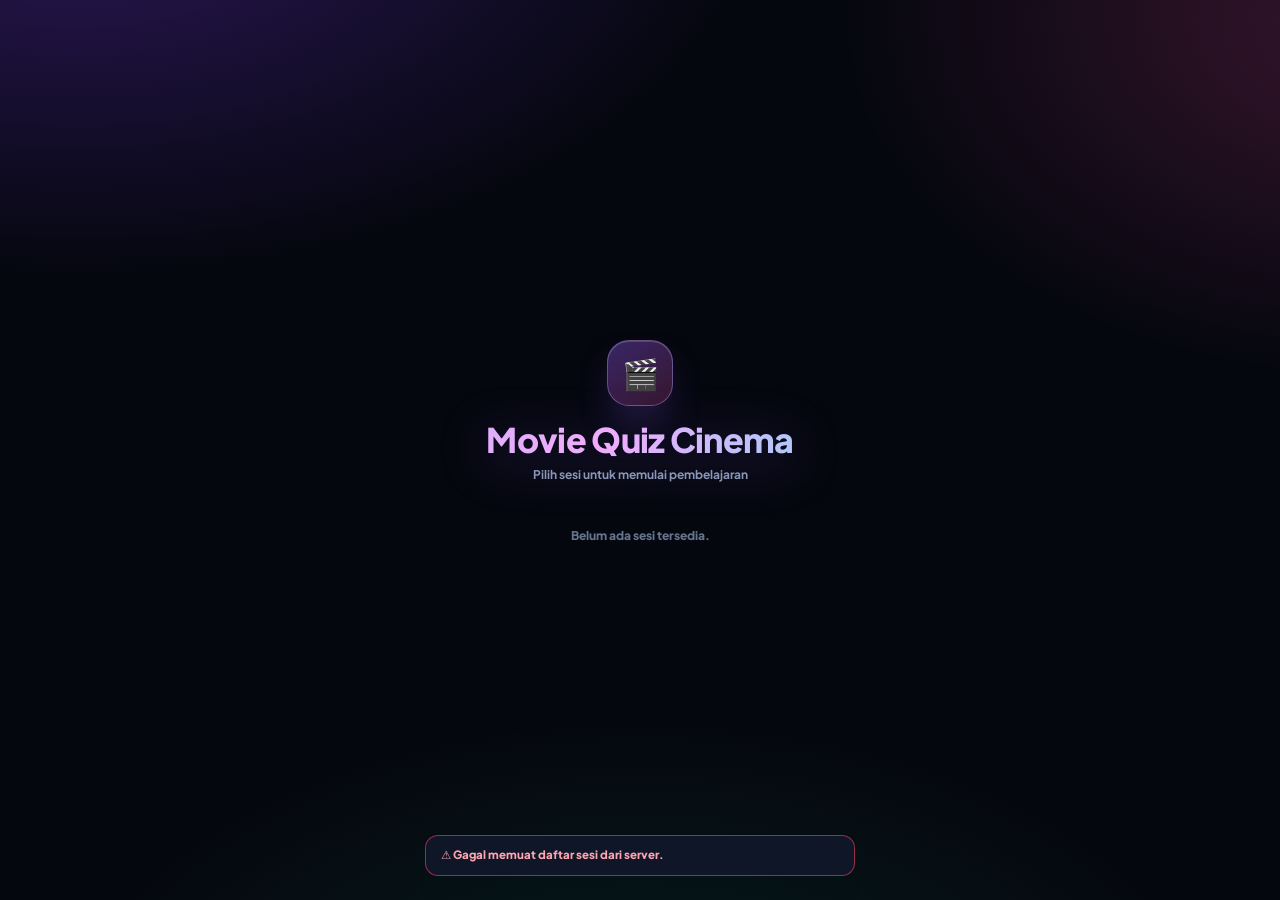
<file: movie2.html>
<!DOCTYPE html>
<html lang="id">
<head>
<meta charset="UTF-8">
<meta name="viewport" content="width=device-width, initial-scale=1.0, maximum-scale=1.0, user-scalable=no, viewport-fit=cover">
<meta name="theme-color" content="#05070f">
<title>🎬 Movie Quiz Cinema</title>

<link rel="preconnect" href="https://fonts.googleapis.com">
<link rel="preconnect" href="https://fonts.gstatic.com" crossorigin>
<link href="https://fonts.googleapis.com/css2?family=Plus+Jakarta+Sans:wght@600;700;800;900&display=swap" rel="stylesheet">

<style>
:root{
    --line: rgba(148,163,184,.14);
    --line-strong: rgba(148,163,184,.28);
    --txt: #e8eefc;
    --txt-dim: #8b9ab8;
    --purple: #8b5cf6;
    --pink: #ec4899;
    --emerald: #10b981;
    --radius: 18px;
}
*,*::before,*::after{ box-sizing:border-box; -webkit-tap-highlight-color:transparent; }
html{ height:100%; }
body{
    margin:0; min-height:100dvh;
    font-family:'Plus Jakarta Sans', system-ui, -apple-system, sans-serif;
    color:var(--txt);
    background:
        radial-gradient(1100px 620px at 6% -12%, rgba(124,58,237,.32), transparent 62%),
        radial-gradient(900px 600px at 108% 2%,  rgba(236,72,153,.22), transparent 60%),
        radial-gradient(900px 520px at 50% 118%, rgba(16,185,129,.14), transparent 66%),
        #05070f;
    background-attachment: fixed;
    user-select: none; -webkit-user-select: none; -webkit-touch-callout: none;
    overflow-x: hidden;
}
.hidden{ display:none !important; }

.app{
    width:100%; max-width:1120px; margin:0 auto;
    padding:14px; min-height:100dvh;
    display:flex; flex-direction:column; gap:14px;
}
#list-sesi-section{ margin:auto; width:100%; max-width:760px; }
#player-section{ margin:auto; width:100%; }

.hero{ text-align:center; padding:6px 0 2px; }
.hero-badge{
    width:66px; height:66px; margin:0 auto 12px;
    display:flex; align-items:center; justify-content:center;
    font-size:30px; border-radius:22px;
    background:linear-gradient(145deg, rgba(139,92,246,.38), rgba(236,72,153,.22));
    border:1px solid rgba(196,181,253,.35);
    box-shadow:0 20px 44px -20px rgba(139,92,246,.9), inset 0 1px 0 rgba(255,255,255,.16);
    animation: floaty 4s ease-in-out infinite;
}
@keyframes floaty{ 0%,100%{transform:translateY(0)} 50%{transform:translateY(-6px)} }
.hero h1{
    margin:0 0 6px;
    font-size:clamp(22px, 5.6vw, 34px); font-weight:900; letter-spacing:-.02em;
    background:linear-gradient(100deg,#c4b5fd 0%, #f0abfc 45%, #67e8f9 100%);
    -webkit-background-clip:text; background-clip:text; color:transparent;
    filter:drop-shadow(0 8px 26px rgba(139,92,246,.35));
}
.hero p{ margin:0; font-size:12px; font-weight:700; color:var(--txt-dim); }

.loading-box{
    display:flex; align-items:center; justify-content:center; gap:10px;
    padding:38px 0; font-size:12px; font-weight:800; color:var(--txt-dim);
}
.spinner{
    width:20px; height:20px; border-radius:50%;
    border:3px solid rgba(139,92,246,.25);
    border-top-color:var(--purple);
    animation:spin .8s linear infinite;
}
@keyframes spin{ to{ transform:rotate(360deg); } }

.sesi-grid{
    display:grid; grid-template-columns:repeat(auto-fill, minmax(152px, 1fr));
    gap:10px; margin-top:20px;
}
.sesi-card{
    position:relative; display:flex; align-items:center; gap:11px;
    padding:13px; border-radius:16px;
    background:linear-gradient(160deg, rgba(30,41,59,.82), rgba(13,20,38,.94));
    border:1px solid var(--line);
    cursor:pointer; overflow:hidden;
    transition:transform .2s cubic-bezier(.4,0,.2,1), border-color .2s, box-shadow .2s;
    touch-action:manipulation;
}
.sesi-card::before{
    content:""; position:absolute; inset:-40% -60% auto auto;
    width:120px; height:120px; border-radius:50%;
    background:radial-gradient(circle, rgba(139,92,246,.35), transparent 70%);
    opacity:0; transition:opacity .25s;
}
.sesi-card:hover{ transform:translateY(-3px); border-color:rgba(139,92,246,.6); box-shadow:0 18px 34px -20px rgba(139,92,246,.95); }
.sesi-card:hover::before{ opacity:1; }
.sesi-card:active{ transform:scale(.975); }
.sesi-card.done{
    border-color:rgba(16,185,129,.45);
    background:linear-gradient(160deg, rgba(6,78,59,.55), rgba(13,20,38,.94));
}
.sesi-num{
    flex:0 0 auto; width:32px; height:32px; border-radius:11px;
    display:flex; align-items:center; justify-content:center;
    font-size:12px; font-weight:900;
    background:linear-gradient(145deg,#312e81,#4c1d95);
    color:#c7d2fe; box-shadow:inset 0 1px 0 rgba(255,255,255,.12);
}
.sesi-card.done .sesi-num{
    background:linear-gradient(145deg,#059669,#34d399); color:#fff;
}
.sesi-info{ min-width:0; }
.sesi-name{ font-size:12px; font-weight:900; color:#e2e8f0; white-space:nowrap; overflow:hidden; text-overflow:ellipsis; }
.sesi-sub{ font-size:9.5px; font-weight:800; margin-top:2px; color:var(--txt-dim); }
.sesi-card.done .sesi-sub{ color:#34d399; }

.player-layout{ display:grid; grid-template-columns:1fr; gap:12px; width:100%; }
@media (min-width:900px), ((orientation:landscape) and (min-width:600px)){
    .player-layout{ grid-template-columns: minmax(0,1fr) 340px; align-items:center; gap:16px; }
}

.video-col{ display:flex; flex-direction:column; align-items:center; justify-content:center; min-width:0; width:100%; }
.video-wrap{
    position:relative; width:100%; aspect-ratio:16 / 9;
    background:#000; border-radius:16px; overflow:hidden;
    border:1px solid var(--line-strong);
    box-shadow:0 30px 70px -34px rgba(0,0,0,.95), inset 0 0 0 1px rgba(255,255,255,.03);
    touch-action:manipulation;
}
#video-container{ position:absolute; inset:0; z-index:1; background:#000; }
#video-container iframe, #video-container video{
    position:absolute; inset:0; width:100%; height:100%; border:0; display:block; background:#000;
}
#video-container video{ object-fit:contain; }

.video-shield{ position:absolute; inset:0; z-index:2; background:transparent; cursor:default; }

.video-overlay{
    position:absolute; top:0; left:0; right:0; z-index:3;
    display:flex; align-items:center; justify-content:space-between; gap:10px;
    padding:10px 12px;
    background:linear-gradient(180deg, rgba(0,0,0,.78), rgba(0,0,0,0));
    pointer-events:none; font-size:11px; font-weight:900;
}
.video-title{ color:#f1f5f9; white-space:nowrap; overflow:hidden; text-overflow:ellipsis; text-shadow:0 2px 8px rgba(0,0,0,.9); }
.video-time{
    flex:0 0 auto; padding:3px 9px; border-radius:99px;
    background:rgba(15,23,42,.78); border:1px solid rgba(148,163,184,.3);
    color:#c4b5fd; font-variant-numeric:tabular-nums; backdrop-filter:blur(6px);
}
.video-progress{
    position:absolute; left:0; right:0; bottom:0; z-index:3; height:4px;
    background:rgba(255,255,255,.14); pointer-events:none;
}
#bar-progress{
    height:100%; width:0%;
    background:linear-gradient(90deg,#8b5cf6,#ec4899);
    border-radius:0 99px 99px 0; transition:width .35s linear;
}
.video-empty{
    position:absolute; inset:0; display:flex; align-items:center; justify-content:center;
    font-size:12px; font-weight:800; color:#64748b; background:#000;
}

@media (orientation:landscape) and (max-height:620px){
    .app{ padding:8px; }
    .video-wrap{ height: calc(100dvh - 16px); width: auto; max-width: 100%; }
    .film-list{ max-height:86px; }
}

.controls{
    display:flex; flex-direction:column; gap:10px; padding:13px;
    border-radius:var(--radius);
    background:linear-gradient(180deg, rgba(19,27,49,.94), rgba(9,14,28,.97));
    border:1px solid var(--line);
    box-shadow:0 30px 70px -36px #000, inset 0 1px 0 rgba(255,255,255,.045);
    width:100%;
}
@media (orientation:landscape) and (max-height:620px){
    .controls{ max-height: calc(100dvh - 16px); overflow-y:auto; }
}
.controls-head{
    display:flex; align-items:center; justify-content:space-between; gap:8px;
    padding-bottom:9px; border-bottom:1px solid var(--line);
}
.chip{ font-size:10.5px; font-weight:900; padding:5px 11px; border-radius:99px; white-space:nowrap; }
.chip-sesi{ color:#c4b5fd; background:rgba(76,29,149,.55); border:1px solid rgba(139,92,246,.45); }
.chip-count{ color:#cbd5e1; background:rgba(51,65,85,.55); border:1px solid var(--line-strong); }

.film-block-title{
    font-size:9.5px; font-weight:900; letter-spacing:.12em;
    color:#64748b; text-transform:uppercase; margin-bottom:6px;
}
.film-list{
    display:flex; flex-direction:column; gap:6px;
    max-height:170px; overflow-y:auto; padding-right:4px;
    scrollbar-width:thin; scrollbar-color:#334155 transparent;
}
.film-list::-webkit-scrollbar{ width:5px; }
.film-list::-webkit-scrollbar-thumb{ background:#334155; border-radius:99px; }
.film-item{
    display:flex; align-items:center; justify-content:space-between; gap:8px;
    width:100%; text-align:left; padding:9px 11px; border-radius:11px;
    font-family:inherit; font-size:11px; font-weight:800; color:#cbd5e1;
    background:rgba(15,23,42,.85); border:1px solid var(--line);
    cursor:pointer; transition:transform .15s, background .15s, border-color .15s, color .15s;
    touch-action:manipulation;
}
.film-item:active{ transform:scale(.975); }
.film-name{ flex:1 1 auto; min-width:0; white-space:nowrap; overflow:hidden; text-overflow:ellipsis; }
.film-mark{ flex:0 0 auto; font-size:11px; }
.film-item.active{
    background:linear-gradient(135deg,#7c3aed,#a855f7);
    border-color:transparent; color:#fff;
    box-shadow:0 12px 24px -14px rgba(124,58,237,1);
}
.film-item.done{
    background:rgba(6,78,59,.5); border-color:rgba(16,185,129,.45); color:#6ee7b7;
}

.control-grid{ display:grid; grid-template-columns:1fr 1fr; gap:8px; }

.btn{
    display:flex; align-items:center; justify-content:center; gap:6px;
    width:100%; padding:11px 10px;
    border:1px solid transparent; border-radius:12px;
    font-family:inherit; font-size:11.5px; font-weight:900; color:#e8eefc;
    cursor:pointer; transition:transform .15s, filter .15s, background .15s, box-shadow .15s;
    touch-action:manipulation;
}
.btn:active{ transform:scale(.965); }
.btn:disabled{ cursor:not-allowed; }
.btn-ghost{
    background:rgba(51,65,85,.55);
    border-color:rgba(100,116,139,.28);
    color:#cbd5e1;
}
.btn-ghost:hover:not(:disabled){ background:rgba(71,85,105,.75); }
.btn-primary{
    background:linear-gradient(135deg,#7c3aed,#a855f7); color:#fff;
    box-shadow:0 14px 26px -14px rgba(124,58,237,1);
}
.btn-primary:hover:not(:disabled){ filter:brightness(1.1); }
.btn-indigo{
    background:rgba(49,46,129,.6); border-color:rgba(99,102,241,.4); color:#c7d2fe;
}
.btn-indigo:hover:not(:disabled){ background:rgba(67,56,202,.7); }

/* Tombol CC */
.btn-cc{
    background:rgba(51,65,85,.55);
    border-color:rgba(100,116,139,.28);
    color:#94a3b8;
}
.btn-cc:hover:not(:disabled){ background:rgba(71,85,105,.75); }
.btn-cc.on{
    background:linear-gradient(135deg,#0891b2,#06b6d4);
    border-color:transparent; color:#fff;
    box-shadow:0 12px 24px -14px rgba(8,145,178,.9);
}

.btn-success{
    background:linear-gradient(135deg,#059669,#34d399); color:#fff;
    box-shadow:0 14px 26px -14px rgba(16,185,129,1);
    animation:pulseGlow 1.8s ease-in-out infinite;
}
@keyframes pulseGlow{
    0%,100%{ box-shadow:0 14px 26px -14px rgba(16,185,129,.9); }
    50%{ box-shadow:0 14px 34px -10px rgba(16,185,129,1); }
}
.btn-done{
    background:rgba(6,78,59,.5); border-color:rgba(16,185,129,.45);
    color:#6ee7b7; cursor:default;
}
.btn-locked{
    background:rgba(30,41,59,.7); color:#64748b; cursor:not-allowed;
}
.btn-pink{
    background:linear-gradient(135deg,#db2777,#f472b6); color:#fff;
    box-shadow:0 16px 30px -14px rgba(219,39,119,1);
}
.btn-pink:hover:not(:disabled){ filter:brightness(1.1); }

#toast-container{
    position:fixed; left:50%; bottom:24px; transform:translateX(-50%);
    z-index:300; display:flex; flex-direction:column; gap:8px;
    width:min(92vw, 430px); pointer-events:none;
}
.toast{
    padding:11px 15px; border-radius:13px;
    font-size:11.5px; font-weight:800; line-height:1.45;
    background:rgba(15,23,42,.96); border:1px solid var(--line-strong);
    box-shadow:0 22px 46px -20px #000; backdrop-filter:blur(10px);
    animation:toastIn .28s cubic-bezier(.2,.9,.3,1.2);
}
.toast.success{ border-color:rgba(16,185,129,.6); color:#6ee7b7; }
.toast.error{ border-color:rgba(244,63,94,.6); color:#fda4af; }
.toast.info{ border-color:rgba(139,92,246,.6); color:#c4b5fd; }
@keyframes toastIn{ from{opacity:0; transform:translateY(14px);} to{opacity:1; transform:none;} }

.modal{
    position:fixed; inset:0; z-index:200; display:none;
    align-items:center; justify-content:center; padding:14px;
    background:rgba(3,6,15,.82); backdrop-filter:blur(8px);
}
.modal.open{ display:flex; }
.modal-card{
    width:100%; max-width:450px; display:flex; flex-direction:column; gap:11px;
    padding:16px; border-radius:20px;
    background:linear-gradient(180deg,#141d35,#0a1020);
    border:1px solid var(--line-strong);
    box-shadow:0 46px 90px -34px #000;
    animation:modalIn .24s ease;
}
@keyframes modalIn{ from{opacity:0; transform:scale(.96) translateY(10px);} to{opacity:1; transform:none;} }
.modal-head{
    display:flex; align-items:center; justify-content:space-between; gap:10px;
    padding-bottom:10px; border-bottom:1px solid var(--line);
    font-size:11.5px; font-weight:900; color:#c4b5fd;
}
.modal-close{
    width:28px; height:28px; flex:0 0 auto;
    display:flex; align-items:center; justify-content:center;
    border:0; border-radius:9px;
    background:rgba(51,65,85,.6); color:#cbd5e1;
    font-size:13px; font-weight:900; cursor:pointer;
    transition:background .15s;
}
.modal-close:hover{ background:rgba(71,85,105,.85); }
#input-kata{
    width:100%; padding:11px 12px; border-radius:13px;
    font-family:inherit; font-size:12px; font-weight:700; color:#e2e8f0;
    background:rgba(2,6,16,.85); border:1px solid var(--line-strong);
    resize:none; outline:none; transition:border-color .15s, box-shadow .15s;
}
#input-kata::placeholder{ color:#526078; }
#input-kata:focus{ border-color:rgba(139,92,246,.75); box-shadow:0 0 0 3px rgba(139,92,246,.18); }
.hasil-kamus{
    display:flex; flex-direction:column; gap:7px;
    padding:12px; border-radius:13px;
    background:rgba(2,6,16,.85); border:1px solid var(--line);
    max-height:190px; overflow-y:auto; font-size:12px;
    animation:toastIn .22s ease;
}
.hasil-label{ font-size:9.5px; font-weight:900; letter-spacing:.1em; text-transform:uppercase; }
.hasil-en{ color:#c4b5fd; font-style:italic; font-weight:800; }
.hasil-id{ color:#a7f3d0; font-weight:900; line-height:1.55; }
.hasil-sep{ height:1px; background:var(--line); }
</style>
</head>

<body oncontextmenu="return false;">

<div class="app">

    <section id="list-sesi-section">
        <div class="hero">
            <div class="hero-badge">🎬</div>
            <h1>Movie Quiz Cinema</h1>
            <p>Pilih sesi untuk memulai pembelajaran</p>
        </div>
        <div id="loading-sesi" class="loading-box">
            <div class="spinner"></div>
            <span>Memuat daftar sesi…</span>
        </div>
        <div id="container-sesi-list" class="sesi-grid hidden"></div>
    </section>

    <section id="player-section" class="hidden">
        <div class="player-layout">

            <div class="video-col">
                <div class="video-wrap">
                    <div id="video-container"></div>
                    <div class="video-shield"></div>
                    <div class="video-overlay">
                        <span id="judul-film-aktif" class="video-title">Judul Film</span>
                        <span id="label-waktu" class="video-time">00:00 / 00:00</span>
                    </div>
                    <div class="video-progress"><div id="bar-progress"></div></div>
                </div>
            </div>

            <aside class="controls">
                <div class="controls-head">
                    <span id="label-sesi-aktif" class="chip chip-sesi">Sesi 1</span>
                    <span id="label-progres-total" class="chip chip-count">0/0 Film</span>
                </div>

                <div>
                    <div class="film-block-title">Daftar Film</div>
                    <div id="container-film-list" class="film-list"></div>
                </div>

                <div class="control-grid">
                    <button type="button" class="btn btn-ghost" onclick="rewindVideo(5)">⏪ Mundur 5s</button>
                    <button type="button" class="btn btn-primary" id="btn-play" onclick="togglePlay()">▶️ Play</button>
                </div>

                <div class="control-grid">
                    <button type="button" class="btn btn-cc" id="btn-cc" onclick="toggleCaptions()">CC: OFF</button>
                    <button type="button" class="btn btn-indigo" onclick="bukaModalKamus()">🌐 Terjemah</button>
                </div>

                <button type="button" class="btn btn-ghost" onclick="kembaliKeDaftar()">⬅️ Kembali ke Sesi</button>

                <button type="button" id="btn-selesai" class="btn btn-locked" disabled
                        onclick="tandaiFilmSelesai(false)">🔒 Nonton Hingga Akhir</button>

                <button type="button" id="btn-submit" class="btn btn-pink hidden"
                        onclick="submitHasil()">🎉 Kirim Laporan Sesi</button>
            </aside>

        </div>
    </section>

</div>

<div id="toast-container"></div>

<div id="modal-kamus" class="modal">
    <div class="modal-card">
        <div class="modal-head">
            <span>🌐 Kamus &amp; Terjemahan (EN ➔ ID)</span>
            <button type="button" class="modal-close" onclick="tutupModalKamus()">✕</button>
        </div>
        <textarea id="input-kata" rows="3"
                  placeholder="Ketik kata atau kalimat bahasa Inggris di sini…"></textarea>
        <button type="button" class="btn btn-primary" onclick="prosesTerjemahkan()">
            Terjemahkan ke Indonesia 🚀
        </button>
        <div id="hasil-kamus" class="hasil-kamus hidden"></div>
    </div>
</div>

<script src="https://www.youtube.com/iframe_api"></script>

<script>
/* ============================================================
   KONFIGURASI
============================================================ */
const WEB_APP_URL = "https://script.google.com/macros/s/AKfycbyl7-224Bnau2pPp0FpJBOB2CNOKSr0r9XxQ_fjYwl2KwCDREiTGDys44062D0VFgTP/exec";

/* ============================================================
   STATE
============================================================ */
let daftarSesiTersedia      = [];
let completedSesiFromSheets = [];
let completedMoviesFromSheets = {};

let sesiAktif    = "";
let playlistSesi = [];
let indexAktif   = 0;
let filmSelesaiSet = new Set();

let ytPlayerInstance  = null;
let isPlaying         = false;
let isVideoEnded      = false;
let checkProgressTimer = null;
let captionEnforceTick = 0;

/* ==== CC state ==== */
let captionsEnabled = false;   // default OFF

let ytApiReady = false;
let ytQueue    = [];

/* ============================================================
   YOUTUBE API LOADER
============================================================ */
window.onYouTubeIframeAPIReady = function () {
    ytApiReady = true;
    flushYtQueue();
};
function flushYtQueue() {
    while (ytQueue.length) {
        const fn = ytQueue.shift();
        try { fn(); } catch (e) { console.warn(e); }
    }
}
function siapkanYT(cb) {
    if (ytApiReady && window.YT && window.YT.Player) cb();
    else ytQueue.push(cb);
}
(function pollYT(tries) {
    tries = tries || 0;
    if (ytApiReady) return;
    if (window.YT && window.YT.Player) { ytApiReady = true; flushYtQueue(); return; }
    if (tries < 80) setTimeout(() => pollYT(tries + 1), 250);
})();

/* ============================================================
   UTIL
============================================================ */
function toast(msg, type) {
    const box = document.getElementById('toast-container');
    const el = document.createElement('div');
    el.className = 'toast ' + (type || 'info');
    el.textContent = msg;
    box.appendChild(el);
    setTimeout(() => {
        el.style.transition = 'opacity .3s, transform .3s';
        el.style.opacity = '0';
        el.style.transform = 'translateY(10px)';
        setTimeout(() => el.remove(), 320);
    }, 3200);
}
function escapeHtml(str) {
    return String(str == null ? '' : str)
        .replace(/&/g, '&amp;').replace(/</g, '&lt;').replace(/>/g, '&gt;')
        .replace(/"/g, '&quot;').replace(/'/g, '&#39;');
}
function formatTime(sec) {
    sec = Math.max(0, Math.floor(Number(sec) || 0));
    return String(Math.floor(sec / 60)).padStart(2, '0') + ':' +
           String(sec % 60).padStart(2, '0');
}
function extractYouTubeId(url) {
    if (!url) return null;
    const m = String(url).match(
        /(?:youtu\.be\/|youtube\.com\/(?:watch\?(?:.*&)?v=|embed\/|shorts\/|v\/|live\/))([A-Za-z0-9_-]{11})/
    );
    if (m) return m[1];
    if (/^[A-Za-z0-9_-]{11}$/.test(String(url).trim())) return String(url).trim();
    return null;
}

/* ============================================================
   DAFTAR SESI
============================================================ */
async function muatDaftarSesi() {
    const loadingEl   = document.getElementById('loading-sesi');
    const containerEl = document.getElementById('container-sesi-list');

    loadingEl.classList.remove('hidden');
    containerEl.classList.add('hidden');
    containerEl.innerHTML = '';

    try {
        const res  = await fetch(WEB_APP_URL + '?action=getSessions');
        const data = await res.json();
        if (data && typeof data === 'object') {
            if (Array.isArray(data.sessions))                 daftarSesiTersedia = data.sessions;
            if (Array.isArray(data.completedSessions))        completedSesiFromSheets = data.completedSessions;
            if (data.completedMoviesBySession && typeof data.completedMoviesBySession === 'object') {
                completedMoviesFromSheets = data.completedMoviesBySession;
            }
        }
    } catch (e) {
        console.warn('Gagal memuat sesi:', e);
        toast('⚠️ Gagal memuat daftar sesi dari server.', 'error');
    }

    loadingEl.classList.add('hidden');
    containerEl.classList.remove('hidden');

    if (!daftarSesiTersedia.length) {
        containerEl.innerHTML =
            '<div style="grid-column:1/-1;text-align:center;font-size:12px;font-weight:800;color:#64748b;padding:24px 0;">' +
            'Belum ada sesi tersedia.</div>';
        return;
    }

    daftarSesiTersedia.forEach((sesi, idx) => {
        const isDone = completedSesiFromSheets.indexOf(sesi) !== -1;
        const doneArr = Array.isArray(completedMoviesFromSheets[sesi])
            ? completedMoviesFromSheets[sesi] : [];

        const card = document.createElement('div');
        card.className = 'sesi-card' + (isDone ? ' done' : '');
        card.onclick = () => pilihSesi(sesi);
        card.innerHTML =
            '<div class="sesi-num">' + (isDone ? '✓' : (idx + 1)) + '</div>' +
            '<div class="sesi-info">' +
                '<div class="sesi-name">' + escapeHtml(sesi) + '</div>' +
                '<div class="sesi-sub">' +
                    (isDone ? 'Selesai ✅' :
                     (doneArr.length ? doneArr.length + ' film selesai' : 'Siap diputar 🎬')) +
                '</div>' +
            '</div>';
        containerEl.appendChild(card);
    });
}

/* ============================================================
   PILIH SESI
============================================================ */
async function pilihSesi(sesi) {
    sesiAktif = sesi;
    try {
        const res  = await fetch(WEB_APP_URL + '?sesi=' + encodeURIComponent(sesi));
        const data = await res.json();

        if (!Array.isArray(data) || data.length === 0) {
            toast('Data film untuk "' + sesi + '" tidak ditemukan.', 'error');
            return;
        }

        playlistSesi = data;
        indexAktif   = 0;

        const arr = Array.isArray(completedMoviesFromSheets[sesi])
            ? completedMoviesFromSheets[sesi] : [];
        filmSelesaiSet = new Set(
            arr.map(n => Number(n)).filter(n => Number.isInteger(n) && n >= 0)
        );

        document.getElementById('list-sesi-section').classList.add('hidden');
        document.getElementById('player-section').classList.remove('hidden');
        document.getElementById('label-sesi-aktif').textContent = sesi;

        renderDaftarIkonFilm();
        muatFilm(0);
        window.scrollTo(0, 0);
    } catch (e) {
        console.warn(e);
        toast('❌ Gagal terhubung ke server.', 'error');
    }
}

/* ============================================================
   DAFTAR FILM
============================================================ */
function renderDaftarIkonFilm() {
    const container = document.getElementById('container-film-list');
    container.innerHTML = '';

    playlistSesi.forEach((item, idx) => {
        const isCurrent = idx === indexAktif;
        const isDone    = filmSelesaiSet.has(idx);

        const btn = document.createElement('button');
        btn.type = 'button';
        btn.className = 'film-item' +
            (isCurrent ? ' active' : '') +
            (!isCurrent && isDone ? ' done' : '');
        btn.onclick = () => gantiFilm(idx);
        btn.innerHTML =
            '<span class="film-name">' + (idx + 1) + '. ' +
                escapeHtml(item.judul || 'Film') + '</span>' +
            '<span class="film-mark">' +
                (isDone ? '✅' : (isCurrent ? '▶' : '🔒')) +
            '</span>';
        container.appendChild(btn);
    });

    document.getElementById('label-progres-total').textContent =
        filmSelesaiSet.size + '/' + playlistSesi.length + ' Film';

    cekSemuaSelesai();
}

function gantiFilm(idx) {
    if (idx === indexAktif) return;
    indexAktif = idx;
    renderDaftarIkonFilm();
    muatFilm(idx);
}

/* ============================================================
   MUAT FILM
============================================================ */
function hancurkanPlayer() {
    if (ytPlayerInstance && typeof ytPlayerInstance.destroy === 'function') {
        try { ytPlayerInstance.destroy(); } catch (e) {}
    }
    ytPlayerInstance = null;
    const v = document.getElementById('direct-player');
    if (v) { try { v.pause(); v.removeAttribute('src'); v.load(); } catch (e) {} }
}

function muatFilm(idx) {
    resetTimer();
    hancurkanPlayer();

    isPlaying    = false;
    isVideoEnded = false;
    captionEnforceTick = 0;
    updatePlayButton();

    document.getElementById('bar-progress').style.width = '0%';
    document.getElementById('label-waktu').textContent = '00:00 / 00:00';

    const item = playlistSesi[idx] || {};
    document.getElementById('judul-film-aktif').textContent =
        item.judul || ('Film #' + (item.noFilm || (idx + 1)));

    const container = document.getElementById('video-container');
    container.innerHTML = '';

    if (filmSelesaiSet.has(idx)) setTombolSelesai('done');
    else                        setTombolSelesai('locked');

    const url  = String(item.url || '').trim();
    const ytId = extractYouTubeId(url);

    if (ytId) {
        /* ---------- YOUTUBE ---------- */
        const holder = document.createElement('div');
        holder.id = 'yt-embed-player';
        container.appendChild(holder);

        siapkanYT(() => {
            if (indexAktif !== idx) return;
            ytPlayerInstance = new YT.Player('yt-embed-player', {
                videoId: ytId,
                playerVars: {
                    controls: 0,
                    disablekb: 1,
                    fs: 0,
                    modestbranding: 1,
                    rel: 0,
                    showinfo: 0,
                    iv_load_policy: 3,
                    cc_load_policy: 0,       /* default off (tapi user setting bisa override) */
                    cc_lang_pref: '',
                    autohide: 1,
                    playsinline: 1,
                    origin: location.origin
                },
                events: {
                    onReady:       onYTReady,
                    onStateChange: onYTStateChange,
                    onError:       onYTError
                }
            });
        });
    } else if (url) {
        /* ---------- DIRECT VIDEO ---------- */
        const v = document.createElement('video');
        v.id = 'direct-player';
        v.src = url;
        v.preload = 'metadata';
        v.playsInline = true;
        v.setAttribute('playsinline', '');
        v.setAttribute('disablepictureinpicture', '');
        v.setAttribute('controlslist', 'nodownload noplaybackrate nofullscreen noremoteplayback');
        v.disablePictureInPicture = true;

        v.addEventListener('play', () => { isPlaying = true; updatePlayButton(); });
        v.addEventListener('pause', () => { isPlaying = false; updatePlayButton(); });
        v.addEventListener('ended', selesaikanVideo);
        v.addEventListener('ratechange', () => {
            if (Math.abs((v.playbackRate || 1) - 1) > 0.01) v.playbackRate = 1;
        });
        v.addEventListener('loadedmetadata', () => {
            document.getElementById('label-waktu').textContent =
                '00:00 / ' + formatTime(v.duration);
            /* sembunyikan caption default */
            applyCaptionStateToHTML5();
        });
        /* Track baru dimuat -> paksa sesuai state */
        v.textTracks.addEventListener?.('addtrack', () => applyCaptionStateToHTML5());

        container.appendChild(v);
    } else {
        container.innerHTML = '<div class="video-empty">URL video tidak tersedia</div>';
    }

    updateCCButton();
    checkProgressTimer = setInterval(pantauProgres, 400);
}

/* ============================================================
   CAPTION CONTROL  ⭐
============================================================ */
function updateCCButton() {
    const btn = document.getElementById('btn-cc');
    if (!btn) return;
    btn.classList.toggle('on', captionsEnabled);
    btn.textContent = captionsEnabled ? 'CC: ON' : 'CC: OFF';
}

/**
 * Terapkan state caption ke player yang sedang aktif.
 * Dipanggil saat toggle, saat player ready, dan enforcement periodik.
 */
function applyCaptionState() {
    /* --- YouTube --- */
    if (ytPlayerInstance && typeof ytPlayerInstance.getPlayerState === 'function') {
        try {
            if (captionsEnabled) {
                ytPlayerInstance.loadModule('captions');
                setTimeout(() => {
                    try {
                        const list = ytPlayerInstance.getOption('captions', 'tracklist') || [];
                        let lang = 'en';
                        if (list.length && !list.some(t => t.languageCode === 'en')) {
                            lang = list[0].languageCode;
                        }
                        ytPlayerInstance.setOption('captions', 'track', { languageCode: lang });
                    } catch (e) {}
                }, 180);
            } else {
                /* Paksa matikan caption */
                ytPlayerInstance.unloadModule('captions');
                ytPlayerInstance.setOption('captions', 'track', {});
            }
        } catch (e) {}
    }

    /* --- HTML5 video --- */
    applyCaptionStateToHTML5();
}

function applyCaptionStateToHTML5() {
    const v = document.getElementById('direct-player');
    if (!v || !v.textTracks) return;
    const tracks = v.textTracks;
    for (let i = 0; i < tracks.length; i++) {
        const mode = captionsEnabled ? 'showing' : 'disabled';
        if (tracks[i].mode !== mode) tracks[i].mode = mode;
    }
}

/** Tombol CC di panel */
function toggleCaptions() {
    captionsEnabled = !captionsEnabled;
    updateCCButton();
    applyCaptionState();
    toast(
        captionsEnabled ? '💬 Caption diaktifkan' : '🚫 Caption dimatikan',
        captionsEnabled ? 'info' : 'success'
    );
}

/** Enforce berkala supaya YouTube tidak menyalakan ulang CC. */
function enforceCaptionOff() {
    if (captionsEnabled) return;
    if (!ytPlayerInstance) return;
    try {
        ytPlayerInstance.unloadModule('captions');
        ytPlayerInstance.setOption('captions', 'track', {});
    } catch (e) {}
    applyCaptionStateToHTML5();
}

/* ============================================================
   YOUTUBE CALLBACK
============================================================ */
function onYTReady(event) {
    /* paksa matikan caption sesuai state */
    applyCaptionState();
    try { event.target.setPlaybackRate(1); } catch (e) {}
}

function onYTStateChange(event) {
    if (event.data === YT.PlayerState.PLAYING) {
        isPlaying = true;
        updatePlayButton();
        try { event.target.setPlaybackRate(1); } catch (e) {}
        /* Re-enforce caption state saat mulai play */
        applyCaptionState();
    } else if (event.data === YT.PlayerState.PAUSED) {
        isPlaying = false;
        updatePlayButton();
    } else if (event.data === YT.PlayerState.ENDED) {
        selesaikanVideo();
    }
}

function onYTError() {
    toast('⚠️ Video YouTube tidak dapat diputar. Cek tautan film.', 'error');
}

/* ============================================================
   PEMANTAU PROGRES
============================================================ */
function pantauProgres() {
    if (isVideoEnded) return;

    /* --- enforcement caption tiap ~1.2 detik --- */
    captionEnforceTick++;
    if (captionEnforceTick % 3 === 0) enforceCaptionOff();

    let cur = 0, dur = 0;

    if (ytPlayerInstance && typeof ytPlayerInstance.getCurrentTime === 'function') {
        cur = ytPlayerInstance.getCurrentTime() || 0;
        dur = ytPlayerInstance.getDuration()    || 0;
        if (typeof ytPlayerInstance.getPlaybackRate === 'function') {
            const rate = ytPlayerInstance.getPlaybackRate();
            if (rate && Math.abs(rate - 1) > 0.01) {
                try { ytPlayerInstance.setPlaybackRate(1); } catch (e) {}
            }
        }
    } else {
        const v = document.getElementById('direct-player');
        if (v) {
            cur = v.currentTime || 0;
            dur = v.duration    || 0;
            if (Math.abs((v.playbackRate || 1) - 1) > 0.01) v.playbackRate = 1;
        }
    }

    if (!isFinite(dur) || dur <= 0) return;

    document.getElementById('label-waktu').textContent =
        formatTime(cur) + ' / ' + formatTime(dur);
    document.getElementById('bar-progress').style.width =
        Math.min(100, (cur / dur) * 100) + '%';

    if (dur - cur <= 0.9) selesaikanVideo();
}

/* ============================================================
   SELESAI / KIRIM
============================================================ */
function selesaikanVideo() {
    if (isVideoEnded) return;
    isVideoEnded = true;
    isPlaying    = false;
    updatePlayButton();
    document.getElementById('bar-progress').style.width = '100%';

    if (!filmSelesaiSet.has(indexAktif)) {
        tandaiFilmSelesai(true);
    } else {
        setTombolSelesai('done');
    }
}

async function tandaiFilmSelesai(otomatis) {
    if (!isVideoEnded) return;
    const idx = indexAktif;
    if (filmSelesaiSet.has(idx)) return;

    filmSelesaiSet.add(idx);
    renderDaftarIkonFilm();
    setTombolSelesai('done');

    const movie = playlistSesi[idx] || {};
    const ok = await kirimKeServer({
        namaSiswa: "Siswa",
        sesi: sesiAktif,
        totalFilm: playlistSesi.length,
        status: "Selesai Film",
        filmIndex: idx,
        judulFilm: movie.judul || ""
    });

    if (ok) {
        toast('✅ "' + (movie.judul || 'Film ' + (idx + 1)) + '" selesai & terkirim', 'success');
    } else {
        filmSelesaiSet.delete(idx);
        renderDaftarIkonFilm();
        setTombolSelesai('ready');
        toast('⚠️ Film selesai, tetapi status gagal terkirim. Klik tombol hijau untuk mengulang.', 'error');
    }
}

async function submitHasil() {
    const btn = document.getElementById('btn-submit');
    const original = btn.innerHTML;
    btn.disabled = true;
    btn.innerHTML = '⏳ Mengirim laporan…';

    const ok = await kirimKeServer({
        namaSiswa: "Siswa",
        sesi: sesiAktif,
        totalFilm: playlistSesi.length,
        status: "Selesai Sesi"
    });

    if (ok) {
        toast('🎉 Laporan sesi berhasil dikirim!', 'success');
        setTimeout(kembaliKeDaftar, 800);
    } else {
        toast('❌ Gagal mengirim laporan. Coba lagi.', 'error');
        btn.disabled = false;
        btn.innerHTML = original;
    }
}

async function kirimKeServer(payload) {
    try {
        const res = await fetch(WEB_APP_URL, {
            method: 'POST',
            headers: { 'Content-Type': 'text/plain;charset=utf-8' },
            body: JSON.stringify(payload)
        });
        return res.ok || res.type === 'opaque';
    } catch (e) {
        console.warn('Kirim gagal:', e);
        return false;
    }
}

function cekSemuaSelesai() {
    const all = playlistSesi.length > 0 && filmSelesaiSet.size >= playlistSesi.length;
    document.getElementById('btn-selesai').classList.toggle('hidden', all);
    document.getElementById('btn-submit').classList.toggle('hidden', !all);
    if (all) toast('🎉 Semua film selesai! Silakan kirim laporan sesi.', 'info');
}

/* ============================================================
   KONTROL PLAYER
============================================================ */
function setTombolSelesai(mode) {
    const btn = document.getElementById('btn-selesai');
    if (mode === 'locked') {
        btn.disabled = true;
        btn.className = 'btn btn-locked';
        btn.innerHTML = '🔒 Nonton Hingga Akhir';
    } else if (mode === 'ready') {
        btn.disabled = false;
        btn.className = 'btn btn-success';
        btn.innerHTML = '✅ Selesai Nonton Film Ini';
    } else {
        btn.disabled = true;
        btn.className = 'btn btn-done';
        btn.innerHTML = '✅ Film Selesai &amp; Terkirim';
    }
}

function updatePlayButton() {
    const btn = document.getElementById('btn-play');
    if (btn) btn.innerHTML = isPlaying ? '⏸️ Pause' : '▶️ Play';
}

function togglePlay() {
    if (isVideoEnded) {
        isVideoEnded = false;
        const bar = document.getElementById('bar-progress');
        if (bar) bar.style.width = '0%';
    }
    if (ytPlayerInstance && typeof ytPlayerInstance.playVideo === 'function') {
        if (isPlaying) ytPlayerInstance.pauseVideo();
        else           ytPlayerInstance.playVideo();
    } else {
        const v = document.getElementById('direct-player');
        if (!v) return;
        if (isPlaying) v.pause();
        else v.play().catch(() => {});
    }
}

function rewindVideo(seconds) {
    if (ytPlayerInstance && typeof ytPlayerInstance.getCurrentTime === 'function') {
        const t = Math.max(0, (ytPlayerInstance.getCurrentTime() || 0) - seconds);
        ytPlayerInstance.seekTo(t, true);
    } else {
        const v = document.getElementById('direct-player');
        if (v) v.currentTime = Math.max(0, (v.currentTime || 0) - seconds);
    }
}

function resetTimer() {
    if (checkProgressTimer) {
        clearInterval(checkProgressTimer);
        checkProgressTimer = null;
    }
}

function kembaliKeDaftar() {
    resetTimer();
    hancurkanPlayer();
    document.getElementById('video-container').innerHTML = '';
    document.getElementById('player-section').classList.add('hidden');
    document.getElementById('list-sesi-section').classList.remove('hidden');
    document.getElementById('btn-submit').classList.add('hidden');
    isPlaying    = false;
    isVideoEnded = false;
    muatDaftarSesi();
}

/* ============================================================
   KAMUS / TERJEMAHAN
============================================================ */
function bukaModalKamus() { document.getElementById('modal-kamus').classList.add('open'); }
function tutupModalKamus() { document.getElementById('modal-kamus').classList.remove('open'); }

async function prosesTerjemahkan() {
    const input   = document.getElementById('input-kata');
    const elHasil = document.getElementById('hasil-kamus');
    const text    = input.value.trim();
    if (!text) { toast('Ketik kata atau kalimat dulu ya.', 'info'); return; }

    elHasil.classList.remove('hidden');
    elHasil.innerHTML = '<span style="color:#64748b;font-weight:800;">⏳ Sedang menerjemahkan…</span>';

    try {
        const url = 'https://translate.googleapis.com/translate_a/single' +
                    '?client=gtx&sl=en&tl=id&dt=t&q=' + encodeURIComponent(text);
        const res  = await fetch(url);
        const data = await res.json();

        let hasil = '';
        if (data && data[0]) data[0].forEach(part => { if (part && part[0]) hasil += part[0]; });
        if (!hasil) throw new Error('kosong');

        elHasil.innerHTML =
            '<div class="hasil-label" style="color:#64748b;">Bahasa Inggris</div>' +
            '<div class="hasil-en">"' + escapeHtml(text) + '"</div>' +
            '<div class="hasil-sep"></div>' +
            '<div class="hasil-label" style="color:#34d399;">Arti Bahasa Indonesia</div>' +
            '<div class="hasil-id">' + escapeHtml(hasil) + '</div>';
    } catch (e) {
        elHasil.innerHTML = '<span style="color:#fb7185;font-weight:800;">' +
            'Gagal menerjemahkan. Pastikan terhubung internet.</span>';
    }
}

/* ============================================================
   INIT + KEYBOARD LOCK
============================================================ */
document.addEventListener('DOMContentLoaded', () => {
    const input = document.getElementById('input-kata');
    if (input) {
        input.addEventListener('keydown', e => {
            if (e.key === 'Enter' && !e.shiftKey) {
                e.preventDefault();
                prosesTerjemahkan();
            }
        });
    }
    muatDaftarSesi();
});

document.addEventListener('keydown', e => {
    const keys = ['ArrowRight', 'ArrowLeft', 'ArrowUp', 'ArrowDown', ' ', 'Home', 'End',
                  'PageUp', 'PageDown', 'k', 'j', 'l', 'K', 'J', 'L', '>', '<', ',', '.', 'c', 'C'];
    const playerAktif = !document.getElementById('player-section').classList.contains('hidden');
    const diTextarea  = e.target && e.target.tagName === 'TEXTAREA';
    if (playerAktif && !diTextarea && keys.indexOf(e.key) !== -1) {
        e.preventDefault();
    }
}, { passive: false });

document.addEventListener('dblclick', e => {
    if (e.target.closest('.video-wrap')) e.preventDefault();
}, { passive: false });
</script>

</body>
</html>
</file>
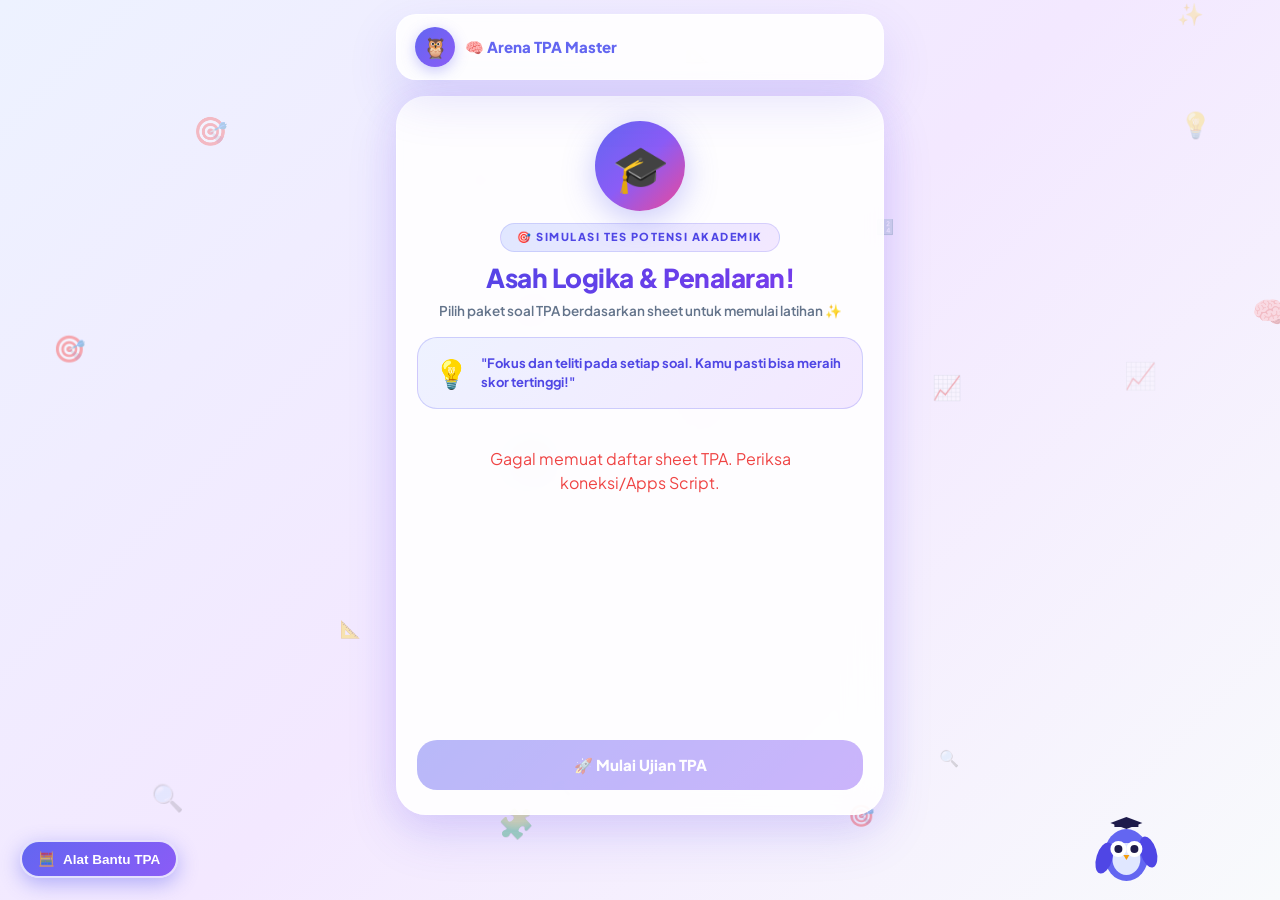
<file: tpa.html>
<!DOCTYPE html>
<html lang="id">
<head>
    <meta charset="UTF-8" />
    <meta name="viewport" content="width=device-width, initial-scale=1.0, maximum-scale=1.0, user-scalable=no" />
    <title>⚡ Master TPA Genius Arena 🧠</title>

    <!-- Google Fonts -->
    <link rel="preconnect" href="https://fonts.googleapis.com" />
    <link rel="preconnect" href="https://fonts.gstatic.com" crossorigin />
    <link href="https://fonts.googleapis.com/css2?family=Plus+Jakarta+Sans:wght@400;600;700;800&family=Nunito:wght@400;600;700;800;900&display=swap" rel="stylesheet" />

    <style>
        :root {
            --indigo: #6366f1;
            --indigo-dark: #4f46e5;
            --indigo-light: #e0e7ff;
            --purple: #8b5cf6;
            --purple-dark: #7c3aed;
            --pink: #ec4899;
            --emerald: #10b981;
            --amber: #f59e0b;
            --sky: #0ea5e9;
            --bg-start: #edf2ff;
            --bg-mid: #f3e8ff;
            --bg-end: #f8fafc;
            --card-bg: rgba(255, 255, 255, 0.88);
            --card-border: rgba(255, 255, 255, 0.65);
            --text-main: #1e1b4b;
            --text-muted: #64748b;
            --primary: #6366f1;
            --primary-hover: #4f46e5;
            --primary-light: #eef2ff;
            --primary-glow: rgba(99, 102, 241, 0.35);
            --shadow-card: 0 20px 50px rgba(79, 70, 229, 0.15);
            --shadow-glow: 0 0 40px rgba(139, 92, 246, 0.12);
            --radius-sm: 14px;
            --radius-md: 20px;
            --radius-lg: 30px;
            --font: 'Plus Jakarta Sans', 'Nunito', sans-serif;
        }

        * {
            box-sizing: border-box;
            margin: 0;
            padding: 0;
            -webkit-tap-highlight-color: transparent;
        }

        body {
            font-family: var(--font);
            background: linear-gradient(135deg, var(--bg-start) 0%, var(--bg-mid) 50%, var(--bg-end) 100%);
            min-height: 100vh;
            color: var(--text-main);
            line-height: 1.5;
            user-select: none;
            -webkit-user-select: none;
            overflow-x: hidden;
            position: relative;
        }

        #particle-canvas {
            position: fixed;
            top: 0;
            left: 0;
            width: 100%;
            height: 100%;
            pointer-events: none;
            z-index: 0;
        }

        #mascot-canvas {
            position: fixed;
            top: 0;
            left: 0;
            width: 100%;
            height: 100%;
            pointer-events: none;
            z-index: 40;
        }

        .container {
            max-width: 520px;
            margin: 0 auto;
            min-height: 100vh;
            display: flex;
            flex-direction: column;
            padding: 14px 16px 85px;
            position: relative;
            z-index: 1;
        }

        .top-bar {
            display: flex;
            justify-content: space-between;
            align-items: center;
            padding: 12px 18px;
            background: var(--card-bg);
            backdrop-filter: blur(16px);
            -webkit-backdrop-filter: blur(16px);
            border: 1.5px solid var(--card-border);
            border-radius: var(--radius-md);
            box-shadow: var(--shadow-card);
            margin-bottom: 16px;
            position: relative;
            z-index: 2;
            animation: floatHeader 4s ease-in-out infinite;
        }

        @keyframes floatHeader {
            0%, 100% { transform: translateY(0); }
            50% { transform: translateY(-4px); }
        }

        .user-tag {
            display: flex;
            align-items: center;
            gap: 10px;
            font-size: 15px;
            font-weight: 800;
            color: var(--primary);
        }

        .user-avatar {
            width: 40px;
            height: 40px;
            border-radius: 50%;
            background: linear-gradient(135deg, var(--indigo), var(--purple));
            padding: 2.5px;
            flex-shrink: 0;
            box-shadow: 0 4px 14px rgba(99, 102, 241, 0.35);
            animation: avatarGlow 3s ease-in-out infinite;
            display: flex;
            align-items: center;
            justify-content: center;
            font-size: 20px;
        }

        @keyframes avatarGlow {
            0%, 100% { box-shadow: 0 4px 14px rgba(99, 102, 241, 0.35); }
            50% { box-shadow: 0 4px 24px rgba(236, 72, 153, 0.45); }
        }

        .timer-badge {
            display: inline-flex;
            align-items: center;
            gap: 6px;
            background: linear-gradient(135deg, #e0e7ff, #f3e8ff);
            color: var(--indigo-dark);
            padding: 6px 14px;
            border-radius: var(--radius-sm);
            font-weight: 800;
            font-size: 13.5px;
            border: 1.5px solid rgba(99, 102, 241, 0.25);
            box-shadow: 0 2px 8px rgba(99, 102, 241, 0.12);
            animation: pulseBadge 2.5s ease-in-out infinite;
        }

        @keyframes pulseBadge {
            0%, 100% { transform: scale(1); }
            50% { transform: scale(1.04); }
        }

        .view-section {
            display: none;
            flex-direction: column;
            flex: 1;
            animation: fadeSlideUp 0.5s cubic-bezier(0.23, 1, 0.32, 1) forwards;
        }

        .view-section.active {
            display: flex;
        }

        @keyframes fadeSlideUp {
            0% {
                opacity: 0;
                transform: translateY(24px) scale(0.98);
            }
            100% {
                opacity: 1;
                transform: translateY(0) scale(1);
            }
        }

        .card {
            background: var(--card-bg);
            backdrop-filter: blur(18px);
            -webkit-backdrop-filter: blur(18px);
            border-radius: var(--radius-lg);
            padding: 24px 20px;
            box-shadow: var(--shadow-card), var(--shadow-glow);
            border: 1.5px solid var(--card-border);
            flex: 1;
            display: flex;
            flex-direction: column;
            position: relative;
            overflow: hidden;
        }

        .card::before {
            content: '';
            position: absolute;
            top: -40%;
            right: -25%;
            width: 220px;
            height: 220px;
            background: radial-gradient(circle, rgba(139, 92, 246, 0.15) 0%, transparent 70%);
            border-radius: 50%;
            pointer-events: none;
        }

        .home-avatar-wrapper {
            position: relative;
            width: 90px;
            height: 90px;
            margin: 0 auto 12px;
            border-radius: 50%;
            padding: 4px;
            background: linear-gradient(135deg, var(--indigo), var(--purple), var(--pink));
            box-shadow: 0 8px 32px rgba(99, 102, 241, 0.35);
            display: flex;
            align-items: center;
            justify-content: center;
            font-size: 46px;
            animation: avatarPulse 3s ease-in-out infinite;
        }

        @keyframes avatarPulse {
            0%, 100% { transform: scale(1); }
            50% { transform: scale(1.05); }
        }

        .home-header {
            text-align: center;
            margin-bottom: 16px;
        }

        .home-badge {
            display: inline-block;
            font-size: 11px;
            font-weight: 800;
            text-transform: uppercase;
            letter-spacing: 1.5px;
            background: linear-gradient(135deg, var(--indigo-light), #f3e8ff);
            color: var(--indigo-dark);
            padding: 5px 16px;
            border-radius: 30px;
            margin-bottom: 6px;
            border: 1px solid rgba(99, 102, 241, 0.2);
        }

        .home-title {
            font-family: var(--font);
            font-size: 26px;
            font-weight: 800;
            background: linear-gradient(135deg, var(--indigo-dark), var(--purple-dark));
            -webkit-background-clip: text;
            -webkit-text-fill-color: transparent;
            margin-bottom: 4px;
            letter-spacing: -0.5px;
        }

        .home-subtitle {
            font-size: 13.5px;
            color: var(--text-muted);
            font-weight: 600;
        }

        .motivation-card {
            background: linear-gradient(135deg, #eef2ff, #f3e8ff);
            border: 1.5px solid rgba(99, 102, 241, 0.25);
            border-radius: var(--radius-md);
            padding: 14px 16px;
            margin-bottom: 18px;
            display: flex;
            gap: 12px;
            align-items: center;
        }

        .motivation-icon {
            font-size: 28px;
            flex-shrink: 0;
        }

        .motivation-text {
            font-size: 13px;
            font-weight: 700;
            color: var(--indigo-dark);
            line-height: 1.45;
        }

        .package-list {
            display: flex;
            flex-direction: column;
            gap: 10px;
            margin-bottom: 18px;
            flex: 1;
        }

        .package-item {
            display: flex;
            align-items: center;
            justify-content: space-between;
            padding: 14px 16px;
            border: 2px solid var(--card-border);
            border-radius: var(--radius-md);
            cursor: pointer;
            transition: all 0.3s cubic-bezier(0.23, 1, 0.32, 1);
            background: rgba(255, 255, 255, 0.65);
            backdrop-filter: blur(4px);
        }

        .package-item:active {
            transform: scale(0.97);
        }

        .package-item.selected {
            border-color: var(--primary);
            background: linear-gradient(135deg, #ffffff, var(--primary-light));
            box-shadow: 0 6px 20px var(--primary-glow);
            transform: scale(1.02);
        }

        .package-info {
            display: flex;
            align-items: center;
            gap: 12px;
        }

        .package-icon {
            width: 40px;
            height: 40px;
            border-radius: var(--radius-sm);
            background: var(--primary-light);
            color: var(--primary);
            display: flex;
            align-items: center;
            justify-content: center;
            font-size: 18px;
            font-weight: 800;
            transition: all 0.3s;
            flex-shrink: 0;
        }

        .package-name {
            font-weight: 800;
            font-size: 15px;
            color: var(--text-main);
        }

        .high-score-label {
            font-size: 12.5px;
            color: var(--indigo-dark);
            font-weight: 700;
            margin-left: 2px;
        }

        .attempt-tag {
            font-size: 11.5px;
            font-weight: 800;
            color: var(--indigo-dark);
            background: rgba(99, 102, 241, 0.12);
            padding: 4px 12px;
            border-radius: var(--radius-sm);
            white-space: nowrap;
        }

        .btn {
            width: 100%;
            padding: 15px;
            border: none;
            border-radius: var(--radius-md);
            font-size: 15px;
            font-weight: 800;
            font-family: inherit;
            cursor: pointer;
            display: inline-flex;
            align-items: center;
            justify-content: center;
            gap: 8px;
            transition: all 0.25s cubic-bezier(0.23, 1, 0.32, 1);
        }

        .btn:active {
            transform: scale(0.96);
        }

        .btn-primary {
            background: linear-gradient(135deg, var(--indigo), var(--purple));
            color: #fff;
            box-shadow: 0 6px 24px var(--primary-glow);
        }

        .btn-primary:hover {
            box-shadow: 0 8px 32px rgba(99, 102, 241, 0.45);
            transform: translateY(-2px);
        }

        .btn-secondary {
            background: var(--primary-light);
            color: var(--primary);
        }

        .btn-outline {
            background: rgba(255, 255, 255, 0.7);
            backdrop-filter: blur(4px);
            border: 1.5px solid var(--card-border);
            color: var(--text-main);
        }

        .btn:disabled {
            opacity: 0.45;
            cursor: not-allowed;
            box-shadow: none;
            transform: none !important;
        }

        .quiz-package-header {
            display: flex;
            align-items: center;
            justify-content: space-between;
            margin-bottom: 10px;
        }

        .quiz-sheet-badge {
            display: inline-flex;
            align-items: center;
            gap: 6px;
            background: linear-gradient(135deg, var(--primary-light), #f3e8ff);
            color: var(--indigo-dark);
            border: 1px solid rgba(99, 102, 241, 0.25);
            padding: 5px 14px;
            border-radius: 30px;
            font-size: 13px;
            font-weight: 800;
        }

        .quiz-progress-bar {
            width: 100%;
            height: 9px;
            background: var(--primary-light);
            border-radius: 20px;
            margin-bottom: 14px;
            overflow: hidden;
            box-shadow: inset 0 2px 4px rgba(0, 0, 0, 0.04);
            position: relative;
        }

        .quiz-progress-fill {
            height: 100%;
            background: linear-gradient(90deg, var(--indigo), var(--purple), var(--pink));
            width: 0%;
            transition: width 0.4s ease;
            border-radius: 20px;
        }

        .quiz-meta {
            display: flex;
            justify-content: space-between;
            align-items: center;
            margin-bottom: 12px;
            font-size: 13px;
            color: var(--text-muted);
            font-weight: 800;
        }

        .type-badge {
            background: rgba(99, 102, 241, 0.12);
            color: var(--indigo-dark);
            padding: 3px 10px;
            border-radius: 8px;
            font-size: 11px;
            font-weight: 800;
            text-transform: uppercase;
            letter-spacing: 0.5px;
        }

        .passage-box {
            background: linear-gradient(135deg, #f8fafc, #eef2ff);
            border: 1.5px solid rgba(99, 102, 241, 0.2);
            border-radius: var(--radius-md);
            padding: 16px 18px;
            margin-bottom: 16px;
            max-height: 480px;
            overflow-y: auto;
            scroll-behavior: smooth;
        }

        .passage-box::-webkit-scrollbar { width: 6px; }
        .passage-box::-webkit-scrollbar-track { background: var(--primary-light); border-radius: 10px; }
        .passage-box::-webkit-scrollbar-thumb { background: linear-gradient(var(--indigo), var(--purple)); border-radius: 10px; }

        .passage-title {
            font-size: 14px;
            font-weight: 800;
            color: var(--indigo-dark);
            margin-bottom: 8px;
            display: flex;
            align-items: center;
            gap: 6px;
        }

        .passage-content {
            white-space: pre-line;
            text-align: justify;
            font-size: 14px;
            line-height: 1.7;
            color: #2e1065;
            font-weight: 600;
        }

        .question-box {
            font-size: 16px;
            font-weight: 800;
            line-height: 1.6;
            margin-bottom: 16px;
            color: #1e1b4b;
            word-break: break-word;
        }

        .options-list {
            display: flex;
            flex-direction: column;
            gap: 10px;
            margin-bottom: 16px;
        }

        .option-item {
            display: flex;
            align-items: center;
            padding: 13px 16px;
            border: 2px solid var(--card-border);
            border-radius: var(--radius-md);
            cursor: pointer;
            font-size: 14.5px;
            font-weight: 700;
            transition: all 0.25s cubic-bezier(0.23, 1, 0.32, 1);
            background: rgba(255, 255, 255, 0.65);
            backdrop-filter: blur(4px);
        }

        .option-item:active { transform: scale(0.97); }

        .option-item.selected {
            border-color: var(--primary);
            background: linear-gradient(135deg, var(--primary-light), #f3e8ff);
            box-shadow: 0 4px 16px var(--primary-glow);
            transform: scale(1.02);
        }

        .option-label {
            display: inline-flex;
            align-items: center;
            justify-content: center;
            width: 34px;
            height: 34px;
            border-radius: 50%;
            background: #eef2ff;
            color: var(--indigo-dark);
            font-size: 14px;
            font-weight: 800;
            margin-right: 14px;
            flex-shrink: 0;
            transition: all 0.3s;
        }

        .option-item.selected .option-label {
            background: linear-gradient(135deg, var(--indigo), var(--purple));
            color: #fff;
        }

        .option-text {
            flex: 1;
            font-weight: 700;
            color: var(--text-main);
        }

        .palette-grid {
            display: grid;
            grid-template-columns: repeat(6, 1fr);
            gap: 8px;
            margin-top: 14px;
            padding-top: 14px;
            border-top: 2px dashed rgba(99, 102, 241, 0.18);
        }

        .palette-btn {
            aspect-ratio: 1;
            border: 2px solid var(--card-border);
            border-radius: var(--radius-sm);
            background: rgba(255, 255, 255, 0.6);
            font-size: 13.5px;
            font-weight: 800;
            font-family: inherit;
            color: var(--text-muted);
            cursor: pointer;
            display: flex;
            align-items: center;
            justify-content: center;
            transition: all 0.2s;
        }

        .palette-btn.active {
            border-color: var(--primary);
            background: linear-gradient(135deg, var(--primary-light), #f3e8ff);
            color: var(--indigo-dark);
            transform: scale(1.08);
            box-shadow: 0 0 0 3px rgba(99, 102, 241, 0.2);
        }

        .palette-btn.answered {
            background: linear-gradient(135deg, #dcfce7, #bbf7d0);
            border-color: #86efac;
            color: #166534;
        }

        /* ===== WARNING TOAST ===== */
        .warning-toast {
            position: fixed;
            top: 20px;
            left: 50%;
            transform: translateX(-50%) translateY(-120px);
            background: linear-gradient(135deg, #ef4444, #dc2626);
            color: #fff;
            padding: 12px 22px;
            border-radius: 30px;
            font-size: 13.5px;
            font-weight: 800;
            box-shadow: 0 10px 30px rgba(220, 38, 38, 0.45);
            z-index: 9999;
            display: flex;
            align-items: center;
            gap: 8px;
            transition: transform 0.4s cubic-bezier(0.23, 1, 0.32, 1);
            pointer-events: none;
        }
        .warning-toast.show {
            transform: translateX(-50%) translateY(0);
        }

        /* ===== PROCTORING AUDIT BOX ===== */
        .audit-info-box {
            background: linear-gradient(135deg, #f8fafc, #f1f5f9);
            border: 1.5px solid rgba(99, 102, 241, 0.35);
            border-radius: var(--radius-md);
            padding: 12px 14px;
            margin-bottom: 16px;
            text-align: left;
            font-size: 12.5px;
            font-weight: 700;
            color: #334155;
            display: flex;
            flex-direction: column;
            gap: 4px;
        }
        .audit-info-title {
            font-weight: 800;
            color: var(--indigo-dark);
            display: flex;
            align-items: center;
            gap: 6px;
            margin-bottom: 4px;
            font-size: 13px;
        }

        .result-box {
            text-align: center;
            padding: 6px 0 0;
        }

        .score-circle-wrapper {
            position: relative;
            width: 140px;
            height: 140px;
            margin: 0 auto 14px;
        }

        .score-circle {
            width: 100%;
            height: 100%;
            border-radius: 50%;
            background: linear-gradient(135deg, var(--primary-light), #f3e8ff);
            border: 4px solid rgba(99, 102, 241, 0.25);
            display: flex;
            flex-direction: column;
            align-items: center;
            justify-content: center;
            box-shadow: 0 8px 32px rgba(99, 102, 241, 0.2);
        }

        .score-value {
            font-size: 44px;
            font-weight: 900;
            line-height: 1;
            background: linear-gradient(135deg, var(--indigo-dark), var(--purple-dark));
            -webkit-background-clip: text;
            -webkit-text-fill-color: transparent;
        }

        .score-label {
            font-size: 11px;
            font-weight: 800;
            text-transform: uppercase;
            letter-spacing: 0.5px;
            color: var(--text-muted);
        }

        .result-message-box {
            background: linear-gradient(135deg, var(--primary-light), #f3e8ff);
            border-radius: var(--radius-md);
            padding: 14px 16px;
            margin-bottom: 16px;
            font-size: 14px;
            font-weight: 800;
            color: var(--indigo-dark);
            line-height: 1.5;
            border: 1px solid rgba(99, 102, 241, 0.18);
        }

        .stats-grid {
            display: grid;
            grid-template-columns: 1fr 1fr;
            gap: 10px;
            margin-bottom: 16px;
        }

        .stat-card {
            background: rgba(255, 255, 255, 0.6);
            backdrop-filter: blur(4px);
            border: 1.5px solid var(--card-border);
            padding: 12px;
            border-radius: var(--radius-md);
            text-align: center;
        }

        .stat-num {
            font-size: 22px;
            font-weight: 800;
        }

        .stat-text {
            font-size: 11.5px;
            font-weight: 800;
            color: var(--text-muted);
        }

        .wrong-list-box {
            background: linear-gradient(135deg, #fff5f5, #fef0f0);
            border: 2px dashed #fca5a5;
            border-radius: var(--radius-md);
            padding: 14px;
            margin-bottom: 16px;
            text-align: left;
        }

        .fab-tools {
            position: fixed;
            bottom: 22px;
            left: 20px;
            z-index: 90;
            background: linear-gradient(135deg, var(--indigo), var(--purple));
            color: #fff;
            border: 2px solid rgba(255, 255, 255, 0.8);
            border-radius: 30px;
            padding: 9px 16px;
            display: flex;
            align-items: center;
            gap: 8px;
            font-size: 13.5px;
            font-weight: 800;
            cursor: pointer;
            box-shadow: 0 6px 20px rgba(99, 102, 241, 0.45);
            transition: all 0.25s;
        }

        .tools-overlay {
            position: fixed;
            inset: 0;
            background: rgba(30, 27, 75, 0.45);
            backdrop-filter: blur(6px);
            -webkit-backdrop-filter: blur(6px);
            z-index: 100;
            display: none;
            align-items: center;
            justify-content: center;
            padding: 16px;
        }

        .tools-overlay.show {
            display: flex;
        }

        .tools-popup {
            background: #ffffff;
            border-radius: var(--radius-lg);
            width: 100%;
            max-width: 440px;
            padding: 20px;
            box-shadow: 0 20px 50px rgba(30, 27, 75, 0.35);
            border: 2px solid var(--card-border);
            display: flex;
            flex-direction: column;
            gap: 12px;
            max-height: 90vh;
            overflow-y: auto;
        }

        .tools-header {
            display: flex;
            justify-content: space-between;
            align-items: center;
        }

        .tools-nav-tabs {
            display: flex;
            gap: 6px;
            background: #f1f5f9;
            padding: 4px;
            border-radius: 12px;
        }

        .tab-btn {
            padding: 6px 12px;
            border-radius: 8px;
            border: none;
            background: transparent;
            font-size: 12px;
            font-weight: 800;
            color: var(--text-muted);
            cursor: pointer;
        }

        .tab-btn.active {
            background: #fff;
            color: var(--indigo-dark);
            box-shadow: 0 2px 6px rgba(0,0,0,0.08);
        }

        .tool-tab-content {
            display: none;
        }

        .tool-tab-content.active {
            display: block;
        }

        /* Scratchpad Canvas */
        #scratch-canvas {
            width: 100%;
            height: 220px;
            border: 2px dashed #cbd5e1;
            border-radius: 12px;
            background: #fafafa;
            touch-action: none;
            cursor: crosshair;
        }

        /* Calculator UI */
        .calc-grid {
            display: grid;
            grid-template-columns: repeat(4, 1fr);
            gap: 8px;
        }

        .calc-display {
            grid-column: span 4;
            background: #0f172a;
            color: #38bdf8;
            font-family: monospace;
            font-size: 22px;
            padding: 12px;
            border-radius: 10px;
            text-align: right;
            word-break: break-all;
        }

        .calc-btn {
            padding: 12px;
            border-radius: 8px;
            border: none;
            background: #f1f5f9;
            font-size: 16px;
            font-weight: 800;
            cursor: pointer;
        }

        .calc-btn.op { background: #e0e7ff; color: var(--indigo-dark); }
        .calc-btn.eq { background: var(--indigo); color: #fff; grid-column: span 2; }

        /* Loader & Confetti */
        #confetti-container {
            position: fixed;
            inset: 0;
            pointer-events: none;
            z-index: 999;
        }

        .confetti-piece {
            position: absolute;
            animation: confettiFall linear forwards;
        }

        @keyframes confettiFall {
            0% { opacity: 1; transform: translateY(-20px) rotate(0deg); }
            100% { opacity: 0; transform: translateY(110vh) rotate(720deg); }
        }

        .loader {
            display: flex;
            flex-direction: column;
            align-items: center;
            justify-content: center;
            gap: 14px;
            padding: 40px 0;
            color: var(--text-muted);
            font-size: 14px;
            font-weight: 700;
        }

        .spinner {
            width: 40px;
            height: 40px;
            border: 4px solid var(--primary-light);
            border-top-color: var(--primary);
            border-radius: 50%;
            animation: spin 0.8s linear infinite;
        }

        @keyframes spin { to { transform: rotate(360deg); } }

        @media (max-width: 420px) {
            .container { padding: 10px 10px 80px; }
            .card { padding: 18px 14px; }
            .home-title { font-size: 22px; }
            .palette-grid { grid-template-columns: repeat(5, 1fr); }
            .fab-tools { bottom: 16px; left: 14px; padding: 8px 12px; font-size: 12px; }
        }
    </style>
</head>

<body oncontextmenu="return false;">

    <!-- ===== TOAST PERINGATAN KELUAR APLIKASI ===== -->
    <div id="warning-toast" class="warning-toast">
        <span>⚠️</span>
        <span>Keluar layar ujian dicatat sistem!</span>
    </div>

    <canvas id="particle-canvas"></canvas>
    <canvas id="mascot-canvas"></canvas>
    <div id="confetti-container"></div>

    <!-- FLOATING MULTI-TOOL (Coretan, Kalkulator & Rumus TPA) -->
    <button id="fab-tools" class="fab-tools" title="Peralatan TPA">
        <span>🧮</span>
        <span>Alat Bantu TPA</span>
    </button>

    <!-- POPUP MODAL MULTI-TOOL -->
    <div id="tools-overlay" class="tools-overlay">
        <div class="tools-popup">
            <div class="tools-header">
                <div style="font-weight: 800; font-size: 16px; color: var(--indigo-dark);">
                    <span>🧮</span> Tool Helper TPA
                </div>
                <button id="btn-close-tools" style="background:none; border:none; font-size: 20px; cursor:pointer; color: var(--text-muted);">✕</button>
            </div>

            <div class="tools-nav-tabs">
                <button class="tab-btn active" onclick="switchToolTab('tab-draw')">📝 Coret-coretan</button>
                <button class="tab-btn" onclick="switchToolTab('tab-calc')">🔢 Kalkulator</button>
                <button class="tab-btn" onclick="switchToolTab('tab-formulas')">💡 Tips & Rumus</button>
            </div>

            <!-- TAB 1: CORET-CORETAN -->
            <div id="tab-draw" class="tool-tab-content active">
                <p style="font-size: 11.5px; color: var(--text-muted); margin-bottom: 6px;">Gunakan layar untuk menghitung deret/matematika:</p>
                <canvas id="scratch-canvas"></canvas>
                <div style="display: flex; gap: 8px; margin-top: 8px;">
                    <button id="btn-clear-scratch" class="btn btn-outline" style="padding: 8px; font-size: 12px; flex: 1;">🧹 Bersihkan Canvas</button>
                </div>
            </div>

            <!-- TAB 2: KALKULATOR QUICK -->
            <div id="tab-calc" class="tool-tab-content">
                <div class="calc-grid">
                    <div class="calc-display" id="calc-screen">0</div>
                    <button class="calc-btn op" onclick="calcInput('C')">C</button>
                    <button class="calc-btn op" onclick="calcInput('(')">(</button>
                    <button class="calc-btn op" onclick="calcInput(')')">)</button>
                    <button class="calc-btn op" onclick="calcInput('/')">÷</button>
                    <button class="calc-btn" onclick="calcInput('7')">7</button>
                    <button class="calc-btn" onclick="calcInput('8')">8</button>
                    <button class="calc-btn" onclick="calcInput('9')">9</button>
                    <button class="calc-btn op" onclick="calcInput('*')">×</button>
                    <button class="calc-btn" onclick="calcInput('4')">4</button>
                    <button class="calc-btn" onclick="calcInput('5')">5</button>
                    <button class="calc-btn" onclick="calcInput('6')">6</button>
                    <button class="calc-btn op" onclick="calcInput('-')">-</button>
                    <button class="calc-btn" onclick="calcInput('1')">1</button>
                    <button class="calc-btn" onclick="calcInput('2')">2</button>
                    <button class="calc-btn" onclick="calcInput('3')">3</button>
                    <button class="calc-btn op" onclick="calcInput('+')">+</button>
                    <button class="calc-btn" onclick="calcInput('0')">0</button>
                    <button class="calc-btn" onclick="calcInput('.')">.</button>
                    <button class="calc-btn eq" onclick="calcInput('=')">=</button>
                </div>
            </div>

            <!-- TAB 3: TIPS & RUMUS -->
            <div id="tab-formulas" class="tool-tab-content">
                <div style="font-size: 12.5px; line-height: 1.6; color: #334155;">
                    <p style="margin-bottom: 6px;"><strong>📌 Deret Angka:</strong> Perhatikan pola lompat 1, lompat 2, atau operasi bertingkat (+, -, ×, ÷).</p>
                    <p style="margin-bottom: 6px;"><strong>📌 Silogisme:</strong> Semua A=B & Beberapa B=C ➔ Beberapa A=C. Kata 'Sementara/Beberapa' hasil kesimpulan selalu 'Sementara/Beberapa'.</p>
                    <p><strong>📌 Aritmatika:</strong> Jarak = Kecepatan × Waktu (J = K × W). PersentaseUntung = (Untung / Beli) × 100%.</p>
                </div>
            </div>
        </div>
    </div>

    <!-- MAIN APP CONTAINER -->
    <div class="container">

        <!-- HEADER -->
        <header class="top-bar">
            <div class="user-tag">
                <div class="user-avatar">🦉</div>
                <span id="student-name">🧠 Arena TPA Master</span>
            </div>
            <div class="timer-badge" id="timer-box" style="display: none;">
                <svg width="14" height="14" viewBox="0 0 24 24" fill="none" stroke="currentColor" stroke-width="2.5"><circle cx="12" cy="12" r="10"></circle><polyline points="12 6 12 12 16 14"></polyline></svg>
                <span id="timer-display">00:00</span>
            </div>
        </header>

        <!-- VIEW HOME -->
        <section id="view-home" class="view-section active">
            <div class="card">
                <div class="home-avatar-wrapper">🎓</div>

                <div class="home-header">
                    <div class="home-badge">🎯 SIMULASI TES POTENSI AKADEMIK</div>
                    <h1 class="home-title">Asah Logika &amp; Penalaran!</h1>
                    <p class="home-subtitle">Pilih paket soal TPA berdasarkan sheet untuk memulai latihan ✨</p>
                </div>

                <div class="motivation-card">
                    <div class="motivation-icon">💡</div>
                    <div class="motivation-text" id="daily-quote">
                        "Fokus dan teliti pada setiap soal. Kamu pasti bisa meraih skor tertinggi!"
                    </div>
                </div>

                <div id="package-container" class="package-list">
                    <div class="loader">
                        <div class="spinner"></div>
                        <span>Memuat daftar sheet TPA...</span>
                    </div>
                </div>

                <button id="btn-start" class="btn btn-primary" disabled>
                    <span>🚀 Mulai Ujian TPA</span>
                </button>
            </div>
        </section>

        <!-- VIEW QUIZ -->
        <section id="view-quiz" class="view-section">
            <div class="card">
                <div class="quiz-package-header">
                    <div class="quiz-sheet-badge">
                        <span>📋</span>
                        <span id="label-package-title">Soal TPA</span>
                    </div>
                    <span id="label-attempt" style="font-size: 12px; font-weight: 800; color: var(--text-muted);">Percobaan ke-1</span>
                </div>

                <div class="quiz-progress-bar">
                    <div class="quiz-progress-fill" id="quiz-progress-fill"></div>
                </div>

                <div class="quiz-meta">
                    <span id="label-progress">Soal 1 dari 10</span>
                    <span id="label-type" class="type-badge" style="display: none;">Penalaran</span>
                </div>

                <div id="passage-container" class="passage-box" style="display: none;">
                    <div id="passage-title" class="passage-title">📖 Teks / Bacaan Soal</div>
                    <div id="passage-content" class="passage-content"></div>
                </div>

                <div class="question-box" id="question-text"></div>

                <div class="options-list" id="options-container"></div>

                <!-- TOMBOL TOGGLE PEMBAHASAN -->
                <button id="btn-toggle-pembahasan" class="btn btn-outline" style="display: none; margin-bottom: 14px; background: #e0f2fe; border-color: #38bdf8; color: #0369a1;">
                    💡 Lihat Pembahasan
                </button>

                <!-- KOTAK TEKS PEMBAHASAN -->
                <div id="pembahasan-box" style="display: none; margin-bottom: 16px; padding: 14px; background: #f0fdf4; border: 1.5px dashed #4ade80; border-radius: var(--radius-md); text-align: left;">
                    <div style="font-weight: 800; color: #166534; margin-bottom: 6px; display: flex; align-items: center; gap: 6px;">
                        💡 Pembahasan Soal:
                    </div>
                    <div id="pembahasan-text" style="font-size: 13.5px; color: #1e293b; line-height: 1.6; white-space: pre-line; font-weight: 600;"></div>
                </div>

                <div style="display: flex; gap: 10px; margin-top: auto; padding-top: 12px;">
                    <button id="btn-prev" class="btn btn-outline" style="flex: 0.6;">⬅️ Prev</button>
                    <button id="btn-next" class="btn btn-secondary" style="flex: 1;">Next ➡️</button>
                    <button id="btn-submit" class="btn btn-primary" style="display: none; flex: 1;">✨ Submit Final ✨</button>
                </div>

                <div class="palette-grid" id="palette-container"></div>
            </div>
        </section>

        <!-- VIEW RESULT -->
        <section id="view-result" class="view-section">
            <div class="card">
                <div class="result-box">
                    <div class="quiz-sheet-badge" style="margin-bottom: 12px;">
                        <span id="res-package-title">Soal TPA</span>
                    </div>

                    <div class="score-circle-wrapper">
                        <div class="score-circle">
                            <span class="score-value" id="res-score">0</span>
                            <span class="score-label">Skor Akhir</span>
                        </div>
                    </div>

                    <div class="result-message-box" id="res-message">
                        🌟 Hasil Ujian TPA Kamu
                    </div>

                    <div class="stats-grid">
                        <div class="stat-card">
                            <div class="stat-num" id="res-attempt" style="color: var(--indigo);">-</div>
                            <div class="stat-text">Percobaan</div>
                        </div>
                        <div class="stat-card">
                            <div class="stat-num" id="res-total" style="color: var(--text-muted);">-</div>
                            <div class="stat-text">Total Soal</div>
                        </div>
                        <div class="stat-card">
                            <div class="stat-num" style="color: #10b981;" id="res-correct">-</div>
                            <div class="stat-text">✅ Benar</div>
                        </div>
                        <div class="stat-card">
                            <div class="stat-num" style="color: #ef4444;" id="res-incorrect">-</div>
                            <div class="stat-text">🔄 Perlu Latihan</div>
                        </div>
                    </div>

                    <!-- REKAP DURASI & CATATAN INTEGRITAS -->
                    <div class="audit-info-box">
                        <div class="audit-info-title">
                            ⏱️ Info Pengerjaan & Integritas:
                        </div>
                        <div>⏱️ <strong>Durasi Pengerjaan:</strong> <span id="res-duration">-</span></div>
                        <div>🛡️ <strong>Aktivitas Keluar Layar:</strong> <span id="res-out-info">-</span></div>
                    </div>

                    <div class="wrong-list-box" id="wrong-container" style="display: none;">
                        <div style="font-weight: 800; color: #dc2626; margin-bottom: 4px;">⚠️ Evaluasi Nomor Salah:</div>
                        <div id="wrong-numbers" style="color: #475569; font-weight: 700;">-</div>
                    </div>

                    <div style="display: flex; flex-direction: column; gap: 10px; margin-top: 14px;">
                        <button id="btn-retry" class="btn btn-primary">🔄 Ulangi Ujian Ini</button>
                        <button id="btn-home" class="btn btn-outline">🏠 Pilih Paket / Sheet Lain</button>
                    </div>
                </div>
            </div>
        </section>

    </div>

    <script>
        // CONFIG & API ENDPOINTS
        const CONFIG = {
            API_URL: 'https://script.google.com/macros/s/AKfycbxav08HVgJ-qHT57kh2dYqV9GWsJspddX3QP3ChD2ApnaNnySLhmvI0Kyjqqgwx4MUCsw/exec',
            STUDENT_NAME: 'Peserta TPA'
        };

        const MOTIVATION_QUOTES = [
            "Fokus pada pola dan logika dasar. Solusi TPA selalu ada di depan mata! 💡",
            "Tenang dan cermat, eliminasi jawaban yang tidak mungkin! 🧩",
            "Setiap soal TPA melatih ketajaman berpikirmu! 🚀",
            "Manfaatkan waktu dengan bijak. Mulai dari soal terkerjakan! 🎯"
        ];

        // GLOBAL APP STATE (TERMASUK TRACKING DURASI & PELANGGARAN)
        const state = {
            packages: [],
            selectedPackage: null,
            selectedPackageTitle: '',
            questions: [],
            currentIndex: 0,
            answers: {},
            timerInterval: null,
            secondsElapsed: 0,
            attemptNumber: 1,
            // Variabel Tracking Keluar Layar
            outOfAppCount: 0,
            outOfAppDuration: 0,
            lastHiddenTime: null
        };

        // ANTI COPY PROTECTION
        document.addEventListener('keydown', (e) => {
            if (e.target.tagName === 'TEXTAREA' || e.target.tagName === 'INPUT') return;
            if (e.ctrlKey && ['c', 'v', 'x', 'a', 'u'].includes(e.key.toLowerCase())) {
                e.preventDefault();
            }
        });

        // ============================================================
        //  DETEKSI KELUAR APLIKASI & WARNING
        // ============================================================
        function showWarningToast(msg) {
            const toast = document.getElementById('warning-toast');
            if (!toast) return;
            toast.querySelector('span:last-child').textContent = msg;
            toast.classList.add('show');
            setTimeout(() => {
                toast.classList.remove('show');
            }, 3500);
        }

        document.addEventListener('visibilitychange', () => {
            const isQuizActive = document.getElementById('view-quiz').classList.contains('active');
            if (isQuizActive && state.questions && state.questions.length > 0) {
                if (document.hidden) {
                    state.lastHiddenTime = Date.now();
                    state.outOfAppCount++;
                } else {
                    if (state.lastHiddenTime) {
                        const awaySec = Math.floor((Date.now() - state.lastHiddenTime) / 1000);
                        state.outOfAppDuration += awaySec;
                        state.lastHiddenTime = null;
                        
                        showWarningToast(`⚠️ Peringatan ke-${state.outOfAppCount}: Keluar layar dicatat sistem!`);
                    }
                }
            }
        });

        (function initParticles() {
            const canvas = document.getElementById('particle-canvas');
            const ctx = canvas.getContext('2d');
            let w, h;
            const particles = [];
            const symbols = ['🔢', '📐', '💡', '🧩', '🎯', '🧠', '✨', '📈', '🔍'];

            function resize() {
                w = canvas.width = window.innerWidth;
                h = canvas.height = window.innerHeight;
            }
            window.addEventListener('resize', resize);
            resize();

            class Particle {
                constructor() { this.reset(); }
                reset() {
                    this.x = Math.random() * w;
                    this.y = Math.random() * h - h;
                    this.size = 14 + Math.random() * 16;
                    this.speed = 0.3 + Math.random() * 0.5;
                    this.opacity = 0.15 + Math.random() * 0.25;
                    this.symbol = symbols[Math.floor(Math.random() * symbols.length)];
                }
                update() {
                    this.y += this.speed;
                    if (this.y > h + 40) this.reset();
                }
                draw() {
                    ctx.save();
                    ctx.globalAlpha = this.opacity;
                    ctx.font = `${this.size}px sans-serif`;
                    ctx.fillText(this.symbol, this.x, this.y);
                    ctx.restore();
                }
            }

            for (let i = 0; i < 20; i++) {
                const p = new Particle();
                p.y = Math.random() * h;
                particles.push(p);
            }

            function animate() {
                ctx.clearRect(0, 0, w, h);
                particles.forEach(p => { p.update(); p.draw(); });
                requestAnimationFrame(animate);
            }
            animate();
        })();

        function fireConfetti(count = 70) {
            const container = document.getElementById('confetti-container');
            const colors = ['#6366f1', '#8b5cf6', '#ec4899', '#10b981', '#f59e0b', '#38bdf8'];

            for (let i = 0; i < count; i++) {
                const el = document.createElement('div');
                el.className = 'confetti-piece';
                const size = 6 + Math.random() * 8;
                const color = colors[Math.floor(Math.random() * colors.length)];
                
                Object.assign(el.style, {
                    left: Math.random() * 100 + '%',
                    top: '-10px',
                    width: size + 'px',
                    height: size + 'px',
                    background: color,
                    borderRadius: Math.random() > 0.5 ? '50%' : '2px',
                    animationDuration: (2 + Math.random() * 2) + 's',
                    animationDelay: (Math.random() * 0.5) + 's'
                });

                container.appendChild(el);
                setTimeout(() => el.remove(), 4000);
            }
        }

        function showSection(id) {
            document.querySelectorAll('.view-section').forEach(s => s.classList.remove('active'));
            document.getElementById(id).classList.add('active');
            document.getElementById('timer-box').style.display = (id === 'view-quiz') ? 'inline-flex' : 'none';
        }

        function getLocalAttempt(sheetId) {
            const v = localStorage.getItem(`attempt_tpa_${sheetId}`);
            return v ? parseInt(v, 10) : 1;
        }

        function incrementLocalAttempt(sheetId) {
            const cur = getLocalAttempt(sheetId);
            localStorage.setItem(`attempt_tpa_${sheetId}`, cur + 1);
        }

        // FETCHING PACKAGES (SHEET NAMES) FROM GOOGLE APPS SCRIPT
        async function loadPackages() {
            const container = document.getElementById('package-container');
            const startBtn = document.getElementById('btn-start');

            try {
                const res = await fetch(`${CONFIG.API_URL}?action=list`);
                const json = await res.json();

                if (json.status === 'success' && json.data.length) {
                    state.packages = json.data;
                    container.innerHTML = '';

                    state.packages.forEach((pkg, idx) => {
                        const sheetName = (typeof pkg === 'object') ? (pkg.sheetId || pkg.title || pkg.name) : pkg;
                        const displayTitle = (typeof pkg === 'object') ? (pkg.title || pkg.sheetId || pkg.name) : pkg;
                        const highScore = (typeof pkg === 'object') ? pkg.highScore : null;

                        const highScoreText = (highScore !== null && highScore !== undefined)
                            ? `<span class="high-score-label">(skor tertinggi: ${highScore})</span>`
                            : '';
                        
                        const attempt = getLocalAttempt(sheetName);
                        const isSelected = state.selectedPackage ? state.selectedPackage === sheetName : idx === 0;

                        const div = document.createElement('div');
                        div.className = `package-item ${isSelected ? 'selected' : ''}`;
                        div.innerHTML = `
                            <div class="package-info">
                                <div class="package-icon">${isSelected ? '🎯' : '📄'}</div>
                                <span class="package-name">${displayTitle} ${highScoreText}</span>
                            </div>
                            <span class="attempt-tag">✨ Ke-${attempt}</span>
                        `;

                        div.addEventListener('click', () => {
                            document.querySelectorAll('.package-item').forEach(el => el.classList.remove('selected'));
                            div.classList.add('selected');
                            document.querySelectorAll('.package-item .package-icon').forEach((ic, i) => {
                                const currentName = (typeof state.packages[i] === 'object') ? (state.packages[i].sheetId || state.packages[i].title) : state.packages[i];
                                ic.textContent = currentName === sheetName ? '🎯' : '📄';
                            });
                            state.selectedPackage = sheetName;
                            state.selectedPackageTitle = displayTitle;
                            startBtn.disabled = false;
                        });

                        container.appendChild(div);

                        if (isSelected) {
                            state.selectedPackage = sheetName;
                            state.selectedPackageTitle = displayTitle;
                            startBtn.disabled = false;
                        }
                    });
                } else {
                    container.innerHTML = '<p style="text-align:center;color:var(--text-muted);padding:20px;">Belum ada sheet TPA tersedia.</p>';
                }
            } catch (e) {
                container.innerHTML = '<p style="text-align:center;color:#ef4444;padding:20px;">Gagal memuat daftar sheet TPA. Periksa koneksi/Apps Script.</p>';
            }
        }

        async function startQuiz() {
            if (!state.selectedPackage) return;

            const btn = document.getElementById('btn-start');
            btn.disabled = true;
            btn.innerHTML = '<span>⏳ Memuat Soal...</span>';

            try {
                const res = await fetch(`${CONFIG.API_URL}?action=questions&sheet=${encodeURIComponent(state.selectedPackage)}`);
                const json = await res.json();

                if (json.status === 'success' && json.data.length) {
                    state.questions = json.data;
                    state.currentIndex = 0;
                    state.answers = {};
                    
                    state.outOfAppCount = 0;
                    state.outOfAppDuration = 0;
                    state.lastHiddenTime = null;
                    
                    state.attemptNumber = getLocalAttempt(state.selectedPackage);

                    document.getElementById('label-package-title').textContent = state.selectedPackageTitle;

                    const submitBtn = document.getElementById('btn-submit');
                    submitBtn.disabled = false;
                    submitBtn.textContent = '✨ Submit Final ✨';

                    renderPalette();
                    renderQuestion();
                    startTimer();
                    showSection('view-quiz');
                } else {
                    alert(json.message || 'Gagal mengambil butir soal dari sheet ini.');
                }
            } catch (_) {
                alert('Terjadi kesalahan jaringan.');
            } finally {
                btn.disabled = false;
                btn.innerHTML = '<span>🚀 Mulai Ujian TPA</span>';
            }
        }

        function renderQuestion() {
            const q = state.questions[state.currentIndex];
            const total = state.questions.length;

            document.getElementById('label-attempt').textContent = `Percobaan ke-${state.attemptNumber}`;
            document.getElementById('label-progress').textContent = `Soal ${state.currentIndex + 1} dari ${total}`;

            const pct = ((state.currentIndex + 1) / total) * 100;
            document.getElementById('quiz-progress-fill').style.width = `${pct}%`;

            const typeBadge = document.getElementById('label-type');
            if (q.tipe_soal || q.subtest) {
                typeBadge.textContent = q.tipe_soal || q.subtest;
                typeBadge.style.display = 'inline-block';
            } else {
                typeBadge.style.display = 'none';
            }

            // Bacaan / Stimulus Teks
            const box = document.getElementById('passage-container');
            const contentEl = document.getElementById('passage-content');
            if (q.bacaan_teks && q.bacaan_teks.trim()) {
                contentEl.textContent = q.bacaan_teks;
                box.style.display = 'block';
                box.scrollTop = 0;
            } else {
                box.style.display = 'none';
            }

            // Pertanyaan
            document.getElementById('question-text').innerHTML = `<strong>${state.currentIndex + 1}.</strong> ${q.pertanyaan || q.soal}`;

            // Opsi Jawaban (A-E)
            const container = document.getElementById('options-container');
            container.innerHTML = '';

            const rawOpts = [
                { key: 'A', text: q.opsi_a },
                { key: 'B', text: q.opsi_b },
                { key: 'C', text: q.opsi_c },
                { key: 'D', text: q.opsi_d },
                { key: 'E', text: q.opsi_e }
            ];

            const availableOpts = rawOpts.filter(o => o.text !== undefined && o.text !== null && String(o.text).trim() !== '');
            const selected = state.answers[q.id || (state.currentIndex + 1)];

            availableOpts.forEach(opt => {
                const div = document.createElement('div');
                div.className = `option-item ${selected === opt.key ? 'selected' : ''}`;
                div.innerHTML = `
                    <span class="option-label">${opt.key}</span>
                    <span class="option-text">${opt.text}</span>
                `;
                div.addEventListener('click', () => {
                    state.answers[q.id || (state.currentIndex + 1)] = opt.key;
                    renderQuestion();
                });
                container.appendChild(div);
            });

            // --- LOGIKA TAMPILKAN PEMBAHASAN JIKA SKOR TERTINGGI >= 90 ---
            const currentPkg = state.packages.find(p => (p.sheetId || p.title) === state.selectedPackage);
            const highScore = currentPkg ? currentPkg.highScore : 0;
            
            const btnPembahasan = document.getElementById('btn-toggle-pembahasan');
            const boxPembahasan = document.getElementById('pembahasan-box');
            const textPembahasan = document.getElementById('pembahasan-text');

            boxPembahasan.style.display = 'none'; // reset sembunyikan tiap pindah nomor

            if (highScore >= 90 && q.pembahasan && q.pembahasan.trim() !== '') {
                btnPembahasan.style.display = 'inline-flex';
                btnPembahasan.textContent = '💡 Lihat Pembahasan';
                textPembahasan.textContent = q.pembahasan;
            } else {
                btnPembahasan.style.display = 'none';
            }

            // Navigasi
            document.getElementById('btn-prev').disabled = state.currentIndex === 0;
            const nextBtn = document.getElementById('btn-next');
            const submitBtn = document.getElementById('btn-submit');

            if (state.currentIndex === total - 1) {
                nextBtn.style.display = 'none';
                submitBtn.style.display = 'inline-flex';
            } else {
                nextBtn.style.display = 'inline-flex';
                submitBtn.style.display = 'none';
            }

            updatePaletteUI();
        }

        function navigateQuestion(offset) {
            const ni = state.currentIndex + offset;
            if (ni >= 0 && ni < state.questions.length) {
                state.currentIndex = ni;
                renderQuestion();
            }
        }

        function renderPalette() {
            const container = document.getElementById('palette-container');
            container.innerHTML = '';
            state.questions.forEach((q, idx) => {
                const btn = document.createElement('button');
                btn.className = 'palette-btn';
                btn.id = `palette-item-${idx}`;
                btn.textContent = idx + 1;
                btn.addEventListener('click', () => {
                    state.currentIndex = idx;
                    renderQuestion();
                });
                container.appendChild(btn);
            });
        }

        function updatePaletteUI() {
            state.questions.forEach((q, idx) => {
                const btn = document.getElementById(`palette-item-${idx}`);
                if (!btn) return;
                const qKey = q.id || (idx + 1);
                btn.classList.toggle('active', idx === state.currentIndex);
                btn.classList.toggle('answered', Boolean(state.answers[qKey]));
            });
        }

        function startTimer() {
            clearInterval(state.timerInterval);
            state.secondsElapsed = 0;
            const display = document.getElementById('timer-display');
            display.textContent = '00:00';
            state.timerInterval = setInterval(() => {
                state.secondsElapsed++;
                const m = String(Math.floor(state.secondsElapsed / 60)).padStart(2, '0');
                const s = String(state.secondsElapsed % 60).padStart(2, '0');
                display.textContent = `${m}:${s}`;
            }, 1000);
        }

        function stopTimer() { clearInterval(state.timerInterval); }

        async function submitQuiz() {
            const answered = Object.keys(state.answers).length;
            const total = state.questions.length;

            if (answered < total) {
                if (!confirm(`Masih ada ${total - answered} soal belum dijawab. Yakin ingin mengumpulkan?`)) return;
            }

            stopTimer();
            
            if (state.lastHiddenTime) {
                const awaySec = Math.floor((Date.now() - state.lastHiddenTime) / 1000);
                state.outOfAppDuration += awaySec;
                state.lastHiddenTime = null;
            }

            const btn = document.getElementById('btn-submit');
            btn.disabled = true;
            btn.textContent = '⏳ Menghitung Skor...';

            const payload = {
                action: 'submit',
                student: CONFIG.STUDENT_NAME,
                sheet: state.selectedPackage,
                attempt: state.attemptNumber,
                answers: state.answers,
                durasi: state.secondsElapsed,
                pelanggaran_kali: state.outOfAppCount,
                pelanggaran_waktu: state.outOfAppDuration
            };

            try {
                const res = await fetch(CONFIG.API_URL, {
                    method: 'POST',
                    headers: { 'Content-Type': 'text/plain;charset=utf-8' },
                    body: JSON.stringify(payload)
                });
                const json = await res.json();

                if (json.status === 'success') {
                    showResults(json.result);
                    incrementLocalAttempt(state.selectedPackage);
                    if (json.result.score >= 70) fireConfetti();
                } else {
                    alert(json.message || 'Gagal memproses skor.');
                    btn.disabled = false;
                    btn.textContent = '✨ Submit Final ✨';
                }
            } catch (_) {
                alert('Terjadi kendala jaringan saat pengiriman.');
                btn.disabled = false;
                btn.textContent = '✨ Submit Final ✨';
            }
        }

        function showResults(res) {
            document.getElementById('res-package-title').textContent = state.selectedPackageTitle;
            document.getElementById('res-score').textContent = res.score;
            document.getElementById('res-attempt').textContent = res.attempt;
            document.getElementById('res-total').textContent = res.totalQuestions;
            document.getElementById('res-correct').textContent = res.correctCount;
            document.getElementById('res-incorrect').textContent = res.incorrectCount;

            const m = Math.floor(state.secondsElapsed / 60);
            const s = state.secondsElapsed % 60;
            document.getElementById('res-duration').textContent = `${m} menit ${s} detik`;

            const outInfoEl = document.getElementById('res-out-info');
            if (state.outOfAppCount > 0) {
                outInfoEl.innerHTML = `<span style="color:#ef4444;">${state.outOfAppCount}x keluar (Total: ${state.outOfAppDuration} detik)</span>`;
            } else {
                outInfoEl.innerHTML = `<span style="color:#10b981;">Aman & Jujur (0x) 🌟</span>`;
            }

            const msg = document.getElementById('res-message');
            if (res.score === 100) {
                msg.innerHTML = '🏆 <strong>LUAR BIASA!</strong> Skor Sempurna! Kamu Master TPA Sejati! ✨';
            } else if (res.score >= 80) {
                msg.innerHTML = '🎉 <strong>HEBAT!</strong> Hasil Penalaran & Logikamu Sangat Tajam!';
            } else if (res.score >= 60) {
                msg.innerHTML = '💡 <strong>BAGUS!</strong> Pertahankan dan evaluasi kembali nomor yang salah.';
            } else {
                msg.innerHTML = '🌱 <strong>TETAP SEMANGAT!</strong> Latihan terus untuk mempertajam naluri TPA!';
            }

            const wrongBox = document.getElementById('wrong-container');
            const wrongList = document.getElementById('wrong-numbers');
            if (res.wrongQuestionNumbers && res.wrongQuestionNumbers.length) {
                wrongBox.style.display = 'block';
                wrongList.textContent = `Nomor: ${res.wrongQuestionNumbers.join(', ')}`;
            } else {
                wrongBox.style.display = 'none';
            }

            showSection('view-result');
        }

        function switchToolTab(tabId) {
            document.querySelectorAll('.tab-btn').forEach(b => b.classList.remove('active'));
            document.querySelectorAll('.tool-tab-content').forEach(c => c.classList.remove('active'));
            
            event.target.classList.add('active');
            document.getElementById(tabId).classList.add('active');
            
            if (tabId === 'tab-draw') resizeScratchCanvas();
        }

        // Scratchpad Drawing Canvas
        const scratchCanvas = document.getElementById('scratch-canvas');
        const sCtx = scratchCanvas.getContext('2d');
        let isDrawing = false;

        function resizeScratchCanvas() {
            scratchCanvas.width = scratchCanvas.offsetWidth;
            scratchCanvas.height = scratchCanvas.offsetHeight;
            sCtx.strokeStyle = '#4f46e5';
            sCtx.lineWidth = 3;
            sCtx.lineCap = 'round';
        }

        function startDraw(e) {
            isDrawing = true;
            sCtx.beginPath();
            const rect = scratchCanvas.getBoundingClientRect();
            const x = (e.touches ? e.touches[0].clientX : e.clientX) - rect.left;
            const y = (e.touches ? e.touches[0].clientY : e.clientY) - rect.top;
            sCtx.moveTo(x, y);
        }

        function draw(e) {
            if (!isDrawing) return;
            const rect = scratchCanvas.getBoundingClientRect();
            const x = (e.touches ? e.touches[0].clientX : e.clientX) - rect.left;
            const y = (e.touches ? e.touches[0].clientY : e.clientY) - rect.top;
            sCtx.lineTo(x, y);
            sCtx.stroke();
        }

        function stopDraw() { isDrawing = false; }

        scratchCanvas.addEventListener('mousedown', startDraw);
        scratchCanvas.addEventListener('mousemove', draw);
        window.addEventListener('mouseup', stopDraw);

        scratchCanvas.addEventListener('touchstart', startDraw, { passive: true });
        scratchCanvas.addEventListener('touchmove', draw, { passive: true });
        scratchCanvas.addEventListener('touchend', stopDraw);

        document.getElementById('btn-clear-scratch').addEventListener('click', () => {
            sCtx.clearRect(0, 0, scratchCanvas.width, scratchCanvas.height);
        });

        // Quick Calculator
        let calcExpr = '';
        function calcInput(val) {
            const screen = document.getElementById('calc-screen');
            if (val === 'C') {
                calcExpr = '';
                screen.textContent = '0';
            } else if (val === '=') {
                try {
                    const res = eval(calcExpr.replace(/×/g, '*').replace(/÷/g, '/'));
                    screen.textContent = res;
                    calcExpr = String(res);
                } catch {
                    screen.textContent = 'Error';
                    calcExpr = '';
                }
            } else {
                calcExpr += val;
                screen.textContent = calcExpr;
            }
        }

        (function init3DMascotOwl() {
            const canvas = document.getElementById('mascot-canvas');
            if (!canvas) return;
            const ctx = canvas.getContext('2d');

            let w, h;
            function resize() {
                w = canvas.width = window.innerWidth;
                h = canvas.height = window.innerHeight;
            }
            window.addEventListener('resize', resize);
            resize();

            const owl = {
                x: window.innerWidth * 0.85,
                y: window.innerHeight - 45,
                baseY: window.innerHeight - 45,
                radius: 28,
                jumpY: 0,
                jumpVy: 0,
                wingFlap: 0,
                blink: false,
                eyeTimer: 0,

                update() {
                    this.baseY = window.innerHeight - 42;
                    this.x = window.innerWidth * (window.innerWidth < 480 ? 0.82 : 0.88);

                    if (this.jumpY < 0 || this.jumpVy !== 0) {
                        this.jumpY += this.jumpVy;
                        this.jumpVy += 0.4;
                        if (this.jumpY >= 0) {
                            this.jumpY = 0;
                            this.jumpVy = 0;
                        }
                    }

                    this.wingFlap = Math.sin(Date.now() * 0.006) * 4;

                    this.eyeTimer++;
                    if (this.eyeTimer > 150) {
                        this.blink = true;
                        if (this.eyeTimer > 165) {
                            this.blink = false;
                            this.eyeTimer = 0;
                        }
                    }
                },

                draw() {
                    ctx.save();
                    ctx.translate(this.x, this.y + this.jumpY);

                    // Body
                    ctx.fillStyle = '#6366f1';
                    ctx.beginPath();
                    ctx.ellipse(0, 0, 22, 26, 0, 0, Math.PI * 2);
                    ctx.fill();

                    // Belly
                    ctx.fillStyle = '#e0e7ff';
                    ctx.beginPath();
                    ctx.ellipse(0, 4, 14, 16, 0, 0, Math.PI * 2);
                    ctx.fill();

                    // Wings
                    ctx.fillStyle = '#4f46e5';
                    ctx.beginPath();
                    ctx.ellipse(-22, 0 + this.wingFlap, 8, 16, 0.3, 0, Math.PI * 2);
                    ctx.ellipse(22, 0 - this.wingFlap, 8, 16, -0.3, 0, Math.PI * 2);
                    ctx.fill();

                    // Eyes
                    const eyeY = -6;
                    [-8, 8].forEach(ex => {
                        ctx.fillStyle = '#ffffff';
                        ctx.beginPath();
                        ctx.arc(ex, eyeY, 8, 0, Math.PI * 2);
                        ctx.fill();

                        if (!this.blink) {
                            ctx.fillStyle = '#1e1b4b';
                            ctx.beginPath();
                            ctx.arc(ex, eyeY, 4, 0, Math.PI * 2);
                            ctx.fill();
                        } else {
                            ctx.strokeStyle = '#1e1b4b';
                            ctx.lineWidth = 2;
                            ctx.beginPath();
                            ctx.moveTo(ex - 4, eyeY);
                            ctx.lineTo(ex + 4, eyeY);
                            ctx.stroke();
                        }
                    });

                    // Beak
                    ctx.fillStyle = '#f59e0b';
                    ctx.beginPath();
                    ctx.moveTo(-3, 0);
                    ctx.lineTo(3, 0);
                    ctx.lineTo(0, 5);
                    ctx.closePath();
                    ctx.fill();

                    // Graduation Cap
                    ctx.fillStyle = '#1e1b4b';
                    ctx.fillRect(-12, -32, 24, 4);
                    ctx.beginPath();
                    ctx.moveTo(0, -38);
                    ctx.lineTo(16, -32);
                    ctx.lineTo(0, -26);
                    ctx.lineTo(-16, -32);
                    ctx.closePath();
                    ctx.fill();

                    ctx.restore();
                },

                react() {
                    this.jumpVy = -6;
                    fireConfetti(20);
                }
            };

            function loop() {
                ctx.clearRect(0, 0, w, h);
                owl.update();
                owl.draw();
                requestAnimationFrame(loop);
            }
            loop();

            window.addEventListener('pointerdown', (e) => {
                const dist = Math.hypot(e.clientX - owl.x, e.clientY - (owl.y + owl.jumpY));
                if (dist < 40) owl.react();
            }, { passive: true });
        })();

        window.addEventListener('DOMContentLoaded', () => {
            loadPackages();

            document.getElementById('btn-start').addEventListener('click', startQuiz);
            document.getElementById('btn-prev').addEventListener('click', () => navigateQuestion(-1));
            document.getElementById('btn-next').addEventListener('click', () => navigateQuestion(1));
            document.getElementById('btn-submit').addEventListener('click', submitQuiz);
            document.getElementById('btn-retry').addEventListener('click', startQuiz);
            document.getElementById('btn-home').addEventListener('click', () => {
                loadPackages();
                showSection('view-home');
            });

            // Toggle Pembahasan Event Listener
            document.getElementById('btn-toggle-pembahasan').addEventListener('click', () => {
                const box = document.getElementById('pembahasan-box');
                const btn = document.getElementById('btn-toggle-pembahasan');
                if (box.style.display === 'none') {
                    box.style.display = 'block';
                    btn.textContent = '🙈 Sembunyikan Pembahasan';
                } else {
                    box.style.display = 'none';
                    btn.textContent = '💡 Lihat Pembahasan';
                }
            });

            // Tools modal listener
            const toolsOverlay = document.getElementById('tools-overlay');
            document.getElementById('fab-tools').addEventListener('click', () => {
                toolsOverlay.classList.add('show');
                setTimeout(resizeScratchCanvas, 100);
            });
            document.getElementById('btn-close-tools').addEventListener('click', () => {
                toolsOverlay.classList.remove('show');
            });
            toolsOverlay.addEventListener('click', (e) => {
                if (e.target === toolsOverlay) toolsOverlay.classList.remove('show');
            });
        });
    </script>
</body>
</html>
</file>
<file: SIMULASI_TKA/css/style.css>
/* ==========================================================================
   STYLE CSS - SIMULASI TKA PUSMENDIK
   ========================================================================== */

:root {
  --primary-color: #326698;
  --primary-hover: #27527b;
  --secondary-color: #74b9ff;
  --accent-cyan: #17a2b8;
  --warning-color: #e0a800;
  --warning-bg: #ffc107;
  --danger-color: #dc3545;
  --success-color: #28a745;
  --bg-light: #f4f6f9;
  --card-bg: #ffffff;
  --text-dark: #2d3748;
  --text-muted: #718096;
  --border-color: #e2e8f0;
}

* {
  box-sizing: border-box;
}

html, body {
  margin: 0;
  padding: 0;
  width: 100%;
  min-height: 100%;
  font-family: 'Poppins', -apple-system, BlinkMacSystemFont, "Segoe UI", Roboto, sans-serif;
  background-color: var(--bg-light);
  color: var(--text-dark);
  overflow-x: hidden;
}

/* ==========================================================================
   HEADER UTAMA
   ========================================================================== */
.tka-header {
  background: url("../assets/images/bg-top.png") left center / contain no-repeat var(--primary-color);
  height: 130px;
  position: fixed;
  top: 0;
  left: 0;
  right: 0;
  z-index: 1020;
  box-shadow: 0 4px 15px rgba(0, 0, 0, 0.1);
  color: #ffffff;
}

.tka-header-inner {
  height: 100%;
  display: flex;
  align-items: center;
  justify-content: space-between;
  padding: 0 35px;
}

.header-left {
  display: flex;
  align-items: center;
  gap: 12px;
}

.header-left img {
  height: 65px;
  width: auto;
  object-fit: contain;
}

.header-title-box b {
  font-size: 20px;
  letter-spacing: 1px;
  display: block;
  line-height: 1.2;
}

.header-title-box small {
  font-size: 12px;
  letter-spacing: 0.5px;
  opacity: 0.9;
  text-transform: uppercase;
}

.header-right {
  display: flex;
  align-items: center;
  gap: 12px;
}

.user-display-name {
  font-size: 13px;
  font-weight: 500;
  text-align: right;
  line-height: 1.3;
}

.user-display-sub {
  font-size: 11px;
  opacity: 0.85;
}

.grad-icon {
  background: var(--secondary-color);
  border-radius: 4px;
  color: var(--primary-color);
  padding: 6px 10px;
  display: flex;
  align-items: center;
  justify-content: center;
  font-size: 16px;
  box-shadow: 0 2px 5px rgba(0,0,0,0.15);
}

/* ==========================================================================
   HALAMAN / SCREEN CONTAINERS
   ========================================================================== */
.screen-view {
  display: none;
  width: 100%;
  padding-top: 145px;
  padding-bottom: 50px;
  min-height: 100vh;
}

.screen-view.active {
  display: block;
}

/* ==========================================================================
   HALAMAN AWAL & KONFIRMASI
   ========================================================================== */
.tka-card {
  background: var(--card-bg);
  border-radius: 12px;
  box-shadow: 0 15px 35px rgba(0, 0, 0, 0.08);
  padding: 30px 40px;
  position: relative;
  border: 1px solid rgba(0, 0, 0, 0.04);
}

.card-with-watermark {
  background-image: url("../assets/logo/logo-w.png");
  background-size: 280px auto;
  background-repeat: no-repeat;
  background-position: right top;
}

.token-box {
  display: flex;
  align-items: center;
  flex-wrap: wrap;
  gap: 15px;
  font-size: 18px;
}

.token-code {
  font-size: 24px;
  font-weight: 700;
  letter-spacing: 3px;
  color: var(--primary-color);
  background: #edf2f7;
  padding: 6px 16px;
  border-radius: 8px;
  border: 1px dashed #cbd5e0;
}

.token-instruction {
  margin-top: 12px;
  font-size: 13px;
  color: var(--text-muted);
  line-height: 1.5;
}

.form-title {
  font-size: 22px;
  font-weight: 600;
  color: #1a202c;
  margin-bottom: 18px;
  border-bottom: 2px solid #edf2f7;
  padding-bottom: 8px;
}

.form-group-custom {
  margin-bottom: 14px;
}

.form-group-custom label {
  display: block;
  font-size: 11px;
  font-weight: 700;
  color: #4a5568;
  margin-bottom: 4px;
  text-transform: uppercase;
}

.tka-input {
  width: 100%;
  border: none;
  border-bottom: 1.5px solid #cbd5e0;
  border-radius: 0;
  background: transparent;
  padding: 6px 0;
  font-size: 14px;
  color: #1a202c;
  transition: border-color 0.2s;
}

.tka-input:focus {
  outline: none;
  border-bottom-color: var(--primary-color);
}

.tka-input[readonly] {
  color: #718096;
  background: transparent;
  cursor: not-allowed;
}

.dob-wrapper {
  display: flex;
  gap: 6px;
}

.dob-select {
  flex: 1;
  background: #eeeeee;
  border: none;
  border-radius: 4px;
  padding: 7px 8px;
  font-size: 13px;
  color: #2d3748;
}

.dob-select:focus {
  outline: 2px solid var(--primary-color);
}

.btn-pill {
  border-radius: 25px !important;
  font-weight: 600;
  padding: 8px 24px;
  transition: all 0.2s;
}

.btn-tka-primary {
  background-color: var(--primary-color);
  border-color: var(--primary-color);
  color: #ffffff;
}

.btn-tka-primary:hover, .btn-tka-primary:focus {
  background-color: var(--primary-hover);
  border-color: var(--primary-hover);
  color: #ffffff;
}

/* Alert / status banner */
.connection-badge {
  display: inline-flex;
  align-items: center;
  gap: 6px;
  font-size: 12px;
  padding: 4px 12px;
  border-radius: 20px;
  margin-bottom: 15px;
}
.connection-badge.online {
  background: #def7ec;
  color: #03543f;
}
.connection-badge.offline {
  background: #feecdc;
  color: #9c4221;
}

/* ==========================================================================
   HALAMAN PENGERJAAN SOAL (EXAM)
   ========================================================================== */
.exam-topbar {
  display: flex;
  justify-content: space-between;
  align-items: center;
  flex-wrap: wrap;
  gap: 12px;
  margin-bottom: 15px;
}

.soal-number-indicator {
  font-size: 18px;
  font-weight: 700;
  color: var(--primary-color);
}

.topbar-controls {
  display: flex;
  align-items: center;
  flex-wrap: wrap;
  gap: 8px;
}

.btn-info-pill {
  border-radius: 25px;
  font-size: 12px;
  font-weight: 600;
  padding: 5px 14px;
}

.timer-box {
  background: #ffffff;
  border: 1.5px solid #cbd5e0;
  color: #2d3748;
  border-radius: 25px;
  padding: 5px 14px;
  font-size: 12px;
  font-weight: 600;
  display: flex;
  align-items: center;
  gap: 6px;
}

.timer-box.timer-warning {
  border-color: var(--danger-color);
  color: var(--danger-color);
  animation: pulse 1s infinite alternate;
}

@keyframes pulse {
  0% { transform: scale(1); }
  100% { transform: scale(1.05); }
}

.font-size-controls {
  display: flex;
  align-items: center;
  gap: 8px;
  font-size: 12px;
  color: var(--text-muted);
}

.font-btn {
  cursor: pointer;
  padding: 2px 6px;
  border-radius: 4px;
  user-select: none;
  font-weight: 700;
  color: #4a5568;
}

.font-btn.active, .font-btn:hover {
  background: #edf2f7;
  color: var(--primary-color);
}

.mata-ujian-label {
  font-size: 14px;
  font-weight: 600;
  color: var(--primary-color);
}

/* Kotak Soal */
.soal-card-container {
  background: #ffffff;
  border: 2px solid #e2e8f0;
  border-top: 10px solid var(--primary-color);
  border-radius: 8px;
  box-shadow: 0 4px 12px rgba(0,0,0,0.05);
  padding: 24px;
  margin-bottom: 20px;
}

.soal-split-row {
  display: flex;
  gap: 25px;
}

.stimulus-col {
  flex: 1;
  max-width: 50%;
  padding-right: 20px;
  max-height: 480px;
  overflow-y: auto;
  border-right: 2px dashed #edf2f7;
}

.question-col {
  flex: 1;
  max-width: 50%;
  padding-left: 5px;
  max-height: 480px;
  overflow-y: auto;
}

.stimulus-col img, .question-col img {
  max-width: 100%;
  height: auto;
  display: block;
  margin: 10px auto;
  border-radius: 6px;
}

.stimulus-content, .question-text {
  font-size: 14px;
  line-height: 1.7;
}

.font-sm .stimulus-content, .font-sm .question-text { font-size: 12px; }
.font-md .stimulus-content, .font-md .question-text { font-size: 14px; }
.font-lg .stimulus-content, .font-lg .question-text { font-size: 16px; }

/* ==========================================================================
   OPSI JAWABAN (SINGLE, MULTIPLE, MATRIX)
   ========================================================================== */
.options-table {
  width: 100%;
  margin-top: 15px;
  border-collapse: collapse;
}

.option-row {
  cursor: pointer;
  transition: background 0.15s;
}

.option-row:hover {
  background: #f8fafc;
}

.option-radio-cell {
  width: 34px;
  vertical-align: middle;
  padding: 8px 4px;
}

.option-text-cell {
  vertical-align: middle;
  padding: 8px 4px;
  font-size: 14px;
  line-height: 1.5;
}

/* Custom icheck-primary style */
.icheck-primary {
  position: relative;
  display: inline-block;
  vertical-align: middle;
}

.icheck-primary input[type="radio"],
.icheck-primary input[type="checkbox"] {
  position: absolute;
  opacity: 0;
  cursor: pointer;
}

.icheck-primary label {
  display: inline-block;
  width: 22px;
  height: 22px;
  border: 2px solid #a0aec0;
  border-radius: 50%;
  background: #ffffff;
  cursor: pointer;
  margin: 0;
  position: relative;
  vertical-align: middle;
  transition: all 0.15s;
}

.icheck-primary input[type="checkbox"] + label {
  border-radius: 4px;
}

.icheck-primary input[type="radio"]:checked + label {
  border-color: var(--primary-color);
  background: var(--primary-color);
}

.icheck-primary input[type="radio"]:checked + label::after {
  content: "";
  display: block;
  position: absolute;
  top: 5px;
  left: 5px;
  width: 8px;
  height: 8px;
  border-radius: 50%;
  background: #ffffff;
}

.icheck-primary input[type="checkbox"]:checked + label {
  border-color: var(--primary-color);
  background: var(--primary-color);
}

.icheck-primary input[type="checkbox"]:checked + label::after {
  content: "\f00c";
  font-family: "Font Awesome 5 Free";
  font-weight: 900;
  position: absolute;
  top: 1px;
  left: 3px;
  font-size: 12px;
  color: #ffffff;
}

/* MATRIX Question Style */
.matrix-container {
  overflow-x: auto;
  margin-top: 15px;
  border: 1px solid #e2e8f0;
  border-radius: 8px;
}

.matrix-table {
  width: 100%;
  border-collapse: collapse;
}

.matrix-table th {
  background: #f1f5f9;
  padding: 12px 10px;
  font-size: 13px;
  font-weight: 600;
  color: #334155;
  border-bottom: 2px solid #cbd5e0;
  text-align: center;
}

.matrix-table th.statement-header {
  text-align: left;
  min-width: 180px;
}

.matrix-table td {
  padding: 12px 10px;
  border-bottom: 1px solid #e2e8f0;
  font-size: 13px;
  vertical-align: middle;
}

.matrix-table td.choice-cell {
  text-align: center;
  width: 85px;
}

/* ==========================================================================
   NAVIGASI BAWAH UJIAN
   ========================================================================== */
.exam-navigation-bar {
  display: flex;
  justify-content: space-between;
  align-items: center;
  margin-top: 15px;
  gap: 10px;
}

.btn-nav {
  border-radius: 30px !important;
  font-weight: 600;
  padding: 8px 20px;
  font-size: 13px;
  display: inline-flex;
  align-items: center;
  gap: 8px;
}

.btn-ragu {
  background-color: var(--warning-bg);
  border-color: var(--warning-color);
  color: #ffffff;
  display: inline-flex;
  align-items: center;
  gap: 6px;
}

.btn-ragu input {
  margin: 0;
  cursor: pointer;
}

/* ==========================================================================
   DRAWER / MODAL DAFTAR SOAL
   ========================================================================== */
.question-nav-modal {
  position: fixed;
  top: 0;
  left: 0;
  right: 0;
  bottom: 0;
  background: rgba(0, 0, 0, 0.5);
  z-index: 1050;
  display: none;
  align-items: center;
  justify-content: center;
  padding: 15px;
}

.question-nav-modal.active {
  display: flex;
}

.question-nav-card {
  background: #ffffff;
  border-radius: 12px;
  max-width: 650px;
  width: 100%;
  max-height: 90vh;
  display: flex;
  flex-direction: column;
  box-shadow: 0 20px 40px rgba(0,0,0,0.2);
  overflow: hidden;
}

.question-nav-header {
  padding: 16px 20px;
  background: var(--primary-color);
  color: #ffffff;
  display: flex;
  justify-content: space-between;
  align-items: center;
}

.question-nav-body {
  padding: 20px;
  overflow-y: auto;
  flex: 1;
}

.question-grid {
  display: grid;
  grid-template-columns: repeat(auto-fill, minmax(48px, 1fr));
  gap: 10px;
}

.q-grid-btn {
  height: 48px;
  border-radius: 6px;
  border: 1.5px solid #cbd5e0;
  background: #f8fafc;
  color: #334155;
  font-weight: 600;
  font-size: 14px;
  display: flex;
  flex-direction: column;
  align-items: center;
  justify-content: center;
  cursor: pointer;
  transition: all 0.15s;
  position: relative;
}

.q-grid-btn.answered {
  background: var(--primary-color);
  border-color: var(--primary-color);
  color: #ffffff;
}

.q-grid-btn.doubtful {
  background: var(--warning-bg) !important;
  border-color: var(--warning-color) !important;
  color: #ffffff !important;
}

.q-grid-btn.current {
  outline: 3px solid #60a5fa;
  outline-offset: 2px;
  font-weight: 800;
}

.q-grid-badge {
  font-size: 10px;
  opacity: 0.9;
  line-height: 1;
}

.nav-legend {
  display: flex;
  flex-wrap: wrap;
  gap: 15px;
  margin-top: 20px;
  padding-top: 15px;
  border-top: 1px solid #e2e8f0;
  font-size: 12px;
}

.legend-item {
  display: flex;
  align-items: center;
  gap: 6px;
}

.legend-box {
  width: 16px;
  height: 16px;
  border-radius: 4px;
  border: 1px solid #cbd5e0;
}

/* ==========================================================================
   HALAMAN LAPORAN HASIL (RESULT)
   ========================================================================== */
.result-header-bg {
  background: linear-gradient(135deg, var(--primary-color) 0%, #4a7fb8 100%);
  color: #ffffff;
}

.result-card {
  background: rgba(255, 255, 255, 0.98);
  border-radius: 20px;
  padding: 35px;
  box-shadow: 0 20px 50px rgba(0, 0, 0, 0.1);
  border: 1px solid rgba(255, 255, 255, 0.2);
}

.score-badge-circle {
  width: 110px;
  height: 110px;
  border-radius: 50%;
  background: linear-gradient(135deg, var(--primary-color) 0%, var(--accent-cyan) 100%);
  color: #ffffff;
  display: flex;
  flex-direction: column;
  align-items: center;
  justify-content: center;
  margin: 0 auto 15px;
  box-shadow: 0 10px 25px rgba(50, 102, 152, 0.3);
}

.score-number {
  font-size: 32px;
  font-weight: 700;
  line-height: 1;
}

.score-label {
  font-size: 11px;
  letter-spacing: 1px;
  text-transform: uppercase;
  opacity: 0.9;
}

.stats-grid {
  display: grid;
  grid-template-columns: repeat(auto-fit, minmax(130px, 1fr));
  gap: 12px;
  margin: 25px 0;
}

.stat-box {
  background: #f8fafc;
  border-radius: 10px;
  padding: 15px 12px;
  text-align: center;
  border: 1px solid #e2e8f0;
}

.stat-value {
  font-size: 22px;
  font-weight: 700;
  margin-bottom: 2px;
}

.stat-title {
  font-size: 11px;
  color: var(--text-muted);
  text-transform: uppercase;
}

.review-table-wrapper {
  margin-top: 25px;
  border-radius: 12px;
  overflow: hidden;
  box-shadow: 0 4px 15px rgba(0,0,0,0.05);
}

.review-table {
  width: 100%;
  border-collapse: collapse;
}

.review-table thead {
  background: var(--primary-color);
  color: #ffffff;
}

.review-table th {
  padding: 14px 12px;
  font-size: 13px;
  font-weight: 600;
  text-align: center;
}

.review-table td {
  padding: 14px 12px;
  font-size: 13px;
  border-bottom: 1px solid #edf2f7;
  vertical-align: top;
}

.review-table td.col-num {
  text-align: center;
  font-weight: 700;
  color: var(--primary-color);
  background: #f8fafc;
  width: 50px;
  border-right: 2px solid var(--primary-color);
}

.answer-chip {
  display: inline-block;
  padding: 6px 12px;
  border-radius: 6px;
  font-size: 13px;
  margin-bottom: 4px;
}

.answer-chip.user {
  background: #e0f2fe;
  color: #0369a1;
  border-left: 3px solid #0284c7;
}

.answer-chip.correct {
  background: #dcfce7;
  color: #15803d;
  border-left: 3px solid #22c55e;
}

.answer-chip.wrong {
  background: #fee2e2;
  color: #b91c1c;
  border-left: 3px solid #ef4444;
}

/* ==========================================================================
   MODAL DIALOGS
   ========================================================================== */
.tka-modal-overlay {
  position: fixed;
  top: 0;
  left: 0;
  right: 0;
  bottom: 0;
  background: rgba(0,0,0,0.5);
  display: none;
  align-items: center;
  justify-content: center;
  z-index: 1060;
  padding: 15px;
}

.tka-modal-overlay.active {
  display: flex;
}

.tka-dialog {
  background: #ffffff;
  border-radius: 12px;
  width: 100%;
  max-width: 440px;
  padding: 24px;
  box-shadow: 0 20px 40px rgba(0,0,0,0.25);
  text-align: center;
}

.dialog-icon {
  width: 60px;
  height: 60px;
  border-radius: 50%;
  display: flex;
  align-items: center;
  justify-content: center;
  font-size: 26px;
  margin: 0 auto 15px;
}

.dialog-icon.warning {
  background: #fef3c7;
  color: #d97706;
}

.dialog-icon.success {
  background: #dcfce7;
  color: #16a34a;
}

.dialog-icon.danger {
  background: #fee2e2;
  color: #dc2626;
}

/* ==========================================================================
   OPTIMASI KHUSUS HP (360px - 576px)
   ========================================================================== */
@media (max-width: 576px) {
  .tka-header {
    height: 85px;
  }

  .tka-header-inner {
    padding: 0 12px;
  }

  .header-left img {
    height: 40px;
  }

  .header-title-box b {
    font-size: 13px;
  }

  .header-title-box small {
    font-size: 9px;
  }

  .user-display-name {
    font-size: 11px;
    max-width: 110px;
    white-space: nowrap;
    overflow: hidden;
    text-overflow: ellipsis;
  }

  .user-display-sub {
    font-size: 9px;
  }

  .grad-icon {
    padding: 4px 6px;
    font-size: 12px;
  }

  .screen-view {
    padding-top: 100px;
    padding-bottom: 30px;
  }

  .tka-card {
    padding: 18px 16px;
  }

  .token-box {
    font-size: 15px;
  }

  .token-code {
    font-size: 18px;
    letter-spacing: 2px;
    padding: 4px 10px;
  }

  /* HP Layout: Stack Stimulus & Question */
  .soal-split-row {
    flex-direction: column;
    gap: 15px;
  }

  .stimulus-col {
    max-width: 100%;
    padding-right: 0;
    border-right: none;
    border-bottom: 2px dashed #edf2f7;
    padding-bottom: 15px;
    max-height: 350px;
  }

  .question-col {
    max-width: 100%;
    padding-left: 0;
    max-height: none;
  }

  .soal-card-container {
    padding: 14px;
  }

  .btn-nav {
    padding: 6px 12px;
    font-size: 12px;
  }

  .stats-grid {
    grid-template-columns: repeat(2, 1fr);
  }
}
</file>
